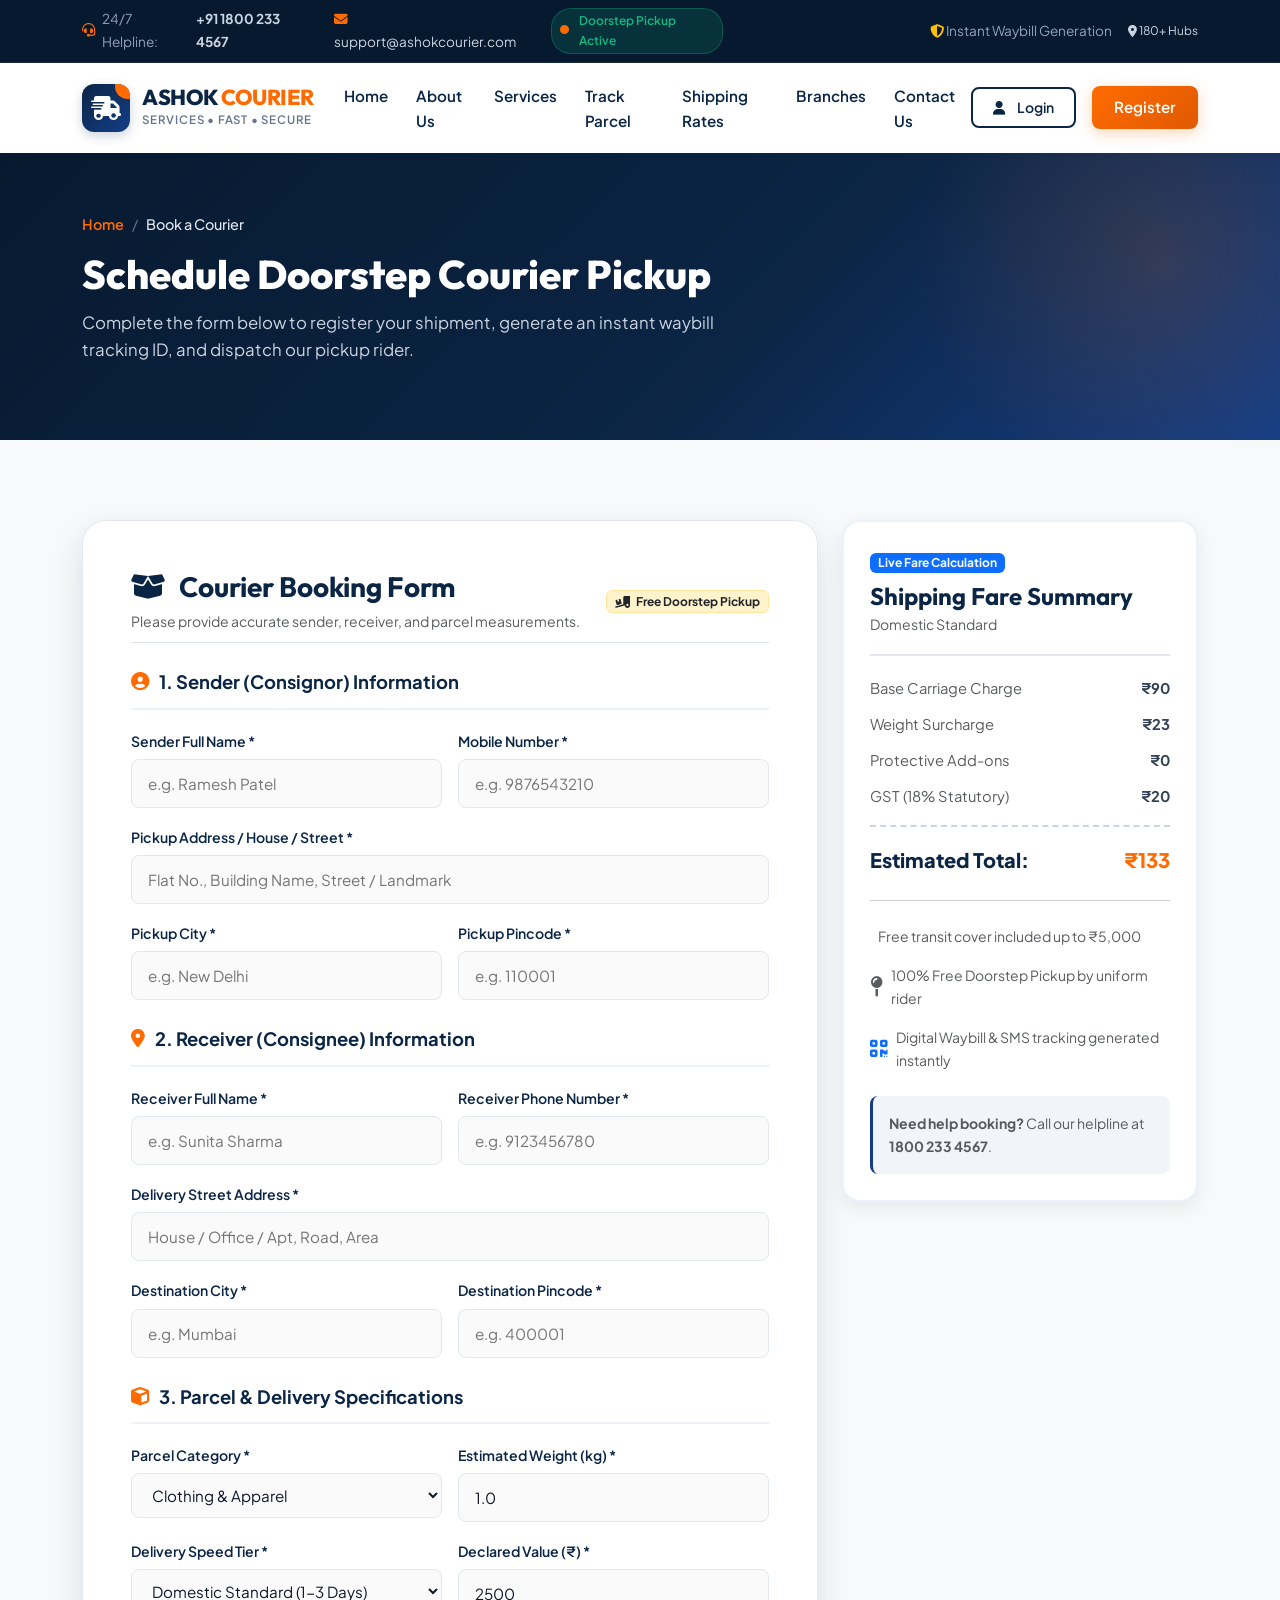
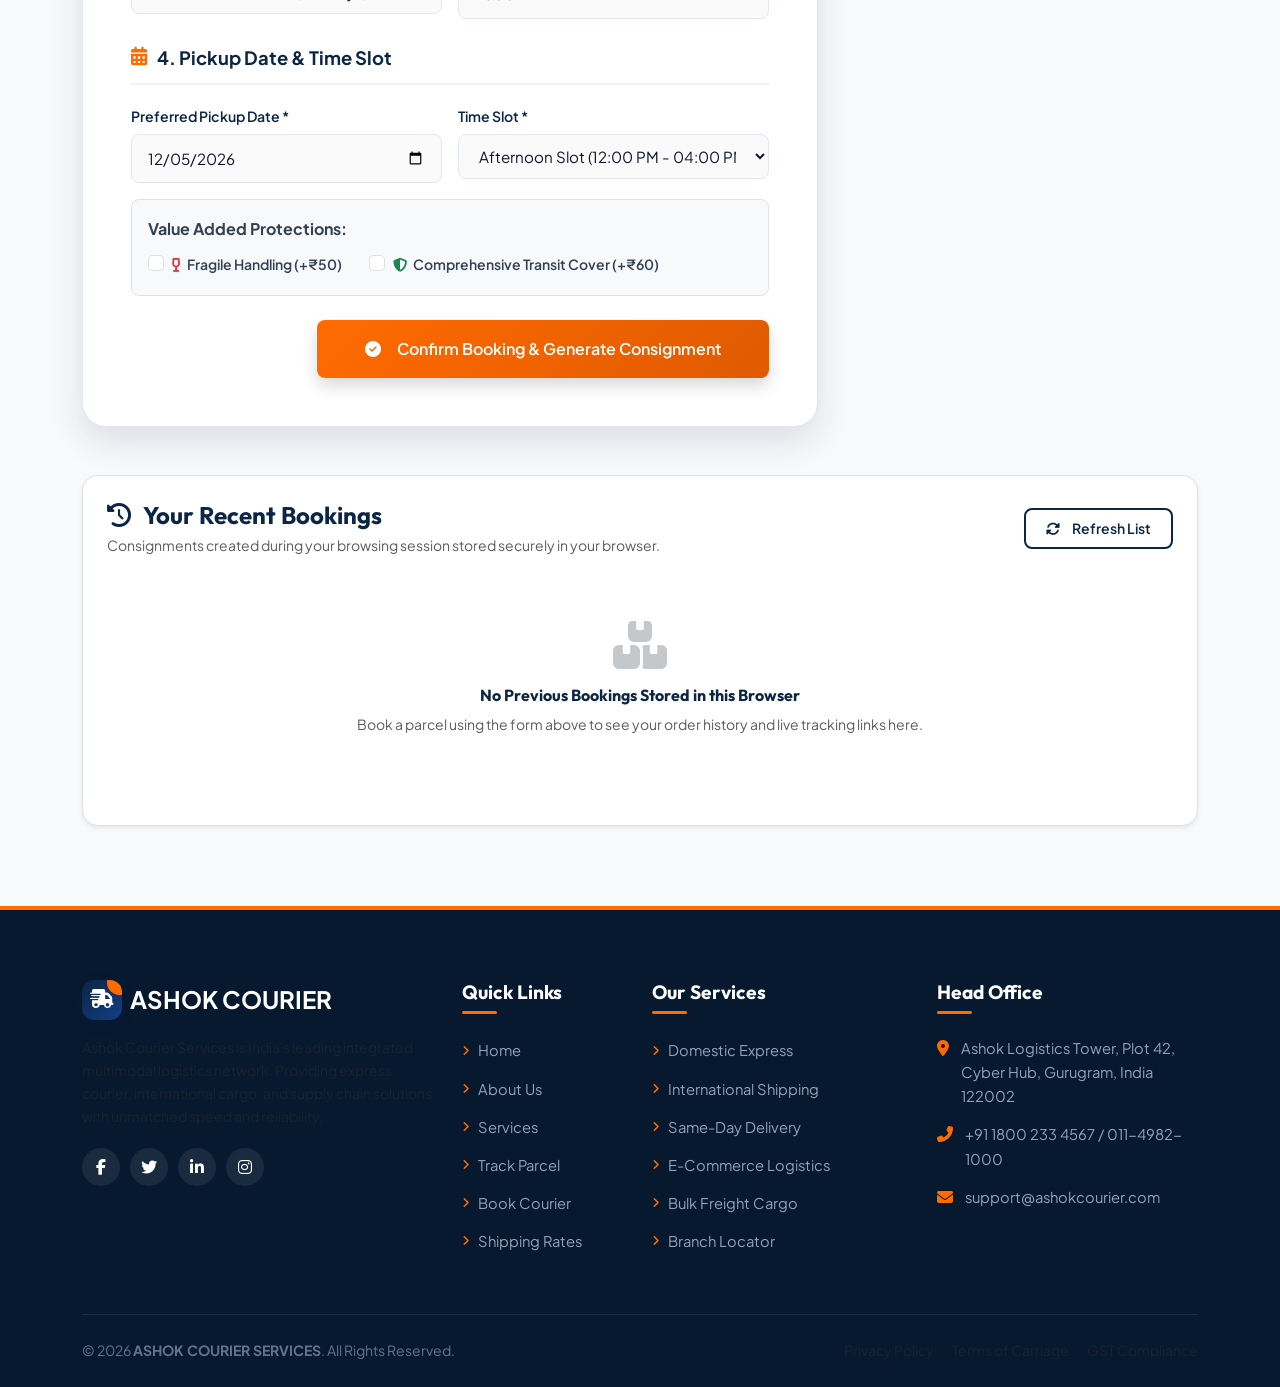
<file: Ashok/booking.html>
<!DOCTYPE html>
<html lang="en">
<head>
  <meta charset="UTF-8">
  <meta name="viewport" content="width=device-width, initial-scale=1.0">
  <title>Book a Courier | Ashok Courier Services</title>
  <!-- Google Fonts -->
  <link rel="preconnect" href="https://fonts.googleapis.com">
  <link rel="preconnect" href="https://fonts.gstatic.com" crossorigin>
  <link href="https://fonts.googleapis.com/css2?family=Outfit:wght@400;500;600;700;800&family=Plus+Jakarta+Sans:wght@300;400;500;600;700;800&display=swap" rel="stylesheet">
  <!-- Font Awesome -->
  <link rel="stylesheet" href="https://cdnjs.cloudflare.com/ajax/libs/font-awesome/6.5.1/css/all.min.css">
  <!-- Bootstrap 5 CSS -->
  <link href="https://cdn.jsdelivr.net/npm/bootstrap@5.3.3/dist/css/bootstrap.min.css" rel="stylesheet">
  <!-- Custom CSS -->
  <link rel="stylesheet" href="css/style.css">
</head>
<body>

  <!-- Top Header Bar -->
  <header class="top-header">
    <div class="container">
      <div class="row align-items-center">
        <div class="col-lg-7 col-md-8">
          <div class="top-header-info">
            <span><i class="fas fa-headset"></i> 24/7 Helpline: <a href="tel:18002334567" class="fw-bold">+91 1800 233 4567</a></span>
            <span class="d-none d-sm-inline"><i class="fas fa-envelope"></i> <a href="mailto:support@ashokcourier.com">support@ashokcourier.com</a></span>
            <span class="badge-247"><i class="fas fa-circle fa-xs me-1"></i> Doorstep Pickup Active</span>
          </div>
        </div>
        <div class="col-lg-5 col-md-4 text-end d-none d-md-block">
          <div class="top-header-actions">
            <span><i class="fas fa-shield-alt text-warning"></i> Instant Waybill Generation</span>
            <a href="branches.html" class="small"><i class="fas fa-map-marker-alt"></i> 180+ Hubs</a>
          </div>
        </div>
      </div>
    </div>
  </header>

  <!-- Main Navigation Bar -->
  <nav class="navbar navbar-expand-lg main-navbar">
    <div class="container">
      <a class="navbar-brand brand-container" href="index.html">
        <div class="brand-logo-icon">
          <i class="fas fa-shipping-fast"></i>
        </div>
        <div class="brand-text">
          <span class="brand-name">ASHOK <span>COURIER</span></span>
          <span class="brand-tagline">Services &bull; Fast &bull; Secure</span>
        </div>
      </a>

      <button class="navbar-toggler border-0 shadow-none" type="button" data-bs-toggle="collapse" data-bs-target="#mainNavbarNav" aria-controls="mainNavbarNav" aria-expanded="false" aria-label="Toggle navigation">
        <i class="fas fa-bars fa-lg text-navy"></i>
      </button>

      <div class="collapse navbar-collapse" id="mainNavbarNav">
        <ul class="navbar-nav mx-auto mb-2 mb-lg-0">
          <li class="nav-item"><a class="nav-link nav-link-custom" href="index.html">Home</a></li>
          <li class="nav-item"><a class="nav-link nav-link-custom" href="about.html">About Us</a></li>
          <li class="nav-item"><a class="nav-link nav-link-custom" href="services.html">Services</a></li>
          <li class="nav-item"><a class="nav-link nav-link-custom" href="tracking.html">Track Parcel</a></li>
          <li class="nav-item"><a class="nav-link nav-link-custom" href="rates.html">Shipping Rates</a></li>
          <li class="nav-item"><a class="nav-link nav-link-custom" href="branches.html">Branches</a></li>
          <li class="nav-item"><a class="nav-link nav-link-custom" href="contact.html">Contact Us</a></li>
        </ul>

        <div class="d-flex align-items-center gap-2" id="navAuthContainer">
          <a href="login.html" class="btn btn-sm btn-outline-navy me-1"><i class="fas fa-user me-1"></i> Login</a>
          <a href="booking.html" class="btn btn-sm btn-orange active"><i class="fas fa-box me-1"></i> Book Courier</a>
        </div>
      </div>
    </div>
  </nav>

  <!-- Subpage Banner -->
  <section class="page-banner">
    <div class="container position-relative" style="z-index: 2;">
      <div class="breadcrumb-custom">
        <a href="index.html">Home</a>
        <span class="separator">/</span>
        <span class="active">Book a Courier</span>
      </div>
      <h1 class="page-banner-title">Schedule Doorstep Courier Pickup</h1>
      <p class="page-banner-desc">
        Complete the form below to register your shipment, generate an instant waybill tracking ID, and dispatch our pickup rider.
      </p>
    </div>
  </section>

  <!-- Main Booking Form & Live Fare Summary -->
  <section class="section-py bg-light">
    <div class="container">
      <div class="row g-4">
        <!-- Booking Form Column (Left) -->
        <div class="col-lg-8">
          <div class="booking-card p-4 p-md-5">
            <div class="d-flex align-items-center justify-content-between mb-4 pb-2 border-bottom">
              <div>
                <h3 class="fw-bold text-navy mb-1"><i class="fas fa-box-open text-orange me-2"></i> Courier Booking Form</h3>
                <span class="text-muted small">Please provide accurate sender, receiver, and parcel measurements.</span>
              </div>
              <span class="badge bg-warning-subtle text-dark border border-warning-subtle d-none d-sm-inline-block">
                <i class="fas fa-truck-loading me-1"></i> Free Doorstep Pickup
              </span>
            </div>

            <form id="courierBookingForm">
              <!-- SECTION 1: SENDER DETAILS -->
              <div class="form-section-title">
                <i class="fas fa-user-circle"></i> 1. Sender (Consignor) Information
              </div>
              <div class="row g-3 mb-4">
                <div class="col-md-6">
                  <label class="form-label-custom">Sender Full Name *</label>
                  <input type="text" id="senderName" class="form-control-custom" placeholder="e.g. Ramesh Patel" required>
                </div>
                <div class="col-md-6">
                  <label class="form-label-custom">Mobile Number *</label>
                  <input type="tel" id="senderPhone" class="form-control-custom" placeholder="e.g. 9876543210" required>
                </div>
                <div class="col-12">
                  <label class="form-label-custom">Pickup Address / House / Street *</label>
                  <input type="text" id="senderAddress" class="form-control-custom" placeholder="Flat No., Building Name, Street / Landmark" required>
                </div>
                <div class="col-md-6">
                  <label class="form-label-custom">Pickup City *</label>
                  <input type="text" id="senderCity" class="form-control-custom" placeholder="e.g. New Delhi" required>
                </div>
                <div class="col-md-6">
                  <label class="form-label-custom">Pickup Pincode *</label>
                  <input type="text" id="senderPincode" class="form-control-custom" placeholder="e.g. 110001" maxlength="6" required>
                </div>
              </div>

              <!-- SECTION 2: RECEIVER DETAILS -->
              <div class="form-section-title">
                <i class="fas fa-map-marker-alt"></i> 2. Receiver (Consignee) Information
              </div>
              <div class="row g-3 mb-4">
                <div class="col-md-6">
                  <label class="form-label-custom">Receiver Full Name *</label>
                  <input type="text" id="receiverName" class="form-control-custom" placeholder="e.g. Sunita Sharma" required>
                </div>
                <div class="col-md-6">
                  <label class="form-label-custom">Receiver Phone Number *</label>
                  <input type="tel" id="receiverPhone" class="form-control-custom" placeholder="e.g. 9123456780" required>
                </div>
                <div class="col-12">
                  <label class="form-label-custom">Delivery Street Address *</label>
                  <input type="text" id="receiverAddress" class="form-control-custom" placeholder="House / Office / Apt, Road, Area" required>
                </div>
                <div class="col-md-6">
                  <label class="form-label-custom">Destination City *</label>
                  <input type="text" id="receiverCity" class="form-control-custom" placeholder="e.g. Mumbai" required>
                </div>
                <div class="col-md-6">
                  <label class="form-label-custom">Destination Pincode *</label>
                  <input type="text" id="receiverPincode" class="form-control-custom" placeholder="e.g. 400001" maxlength="6" required>
                </div>
              </div>

              <!-- SECTION 3: PARCEL DETAILS -->
              <div class="form-section-title">
                <i class="fas fa-cube"></i> 3. Parcel & Delivery Specifications
              </div>
              <div class="row g-3 mb-4">
                <div class="col-md-6">
                  <label class="form-label-custom">Parcel Category *</label>
                  <select id="parcelType" class="form-select-custom" required>
                    <option value="Documents & Cheques">Documents & Cheques</option>
                    <option value="Consumer Electronics">Consumer Electronics</option>
                    <option value="Clothing & Apparel" selected>Clothing & Apparel</option>
                    <option value="Medical & Pharmaceutical">Medical & Pharmaceutical</option>
                    <option value="Auto Parts & Hardware">Auto Parts & Hardware</option>
                    <option value="Books & Stationery">Books & Stationery</option>
                    <option value="Other Commercial Goods">Other Commercial Goods</option>
                  </select>
                </div>
                <div class="col-md-6">
                  <label class="form-label-custom">Estimated Weight (kg) *</label>
                  <input type="number" id="parcelWeight" class="form-control-custom" value="1.0" min="0.1" max="100" step="0.1" required>
                </div>
                <div class="col-md-6">
                  <label class="form-label-custom">Delivery Speed Tier *</label>
                  <select id="deliveryType" class="form-select-custom" required>
                    <option value="standard" selected>Domestic Standard (1-3 Days)</option>
                    <option value="express">Express Overnight Air (Next Day)</option>
                    <option value="sameday">Same-Day Priority (4-6 Hours)</option>
                    <option value="international">International Air Cargo (3-6 Days)</option>
                  </select>
                </div>
                <div class="col-md-6">
                  <label class="form-label-custom">Declared Value (₹) *</label>
                  <input type="number" id="declaredValue" class="form-control-custom" placeholder="e.g. 3500" value="2500" min="100">
                </div>
              </div>

              <!-- SECTION 4: PICKUP SCHEDULING & ADD-ONS -->
              <div class="form-section-title">
                <i class="fas fa-calendar-alt"></i> 4. Pickup Date & Time Slot
              </div>
              <div class="row g-3 mb-4">
                <div class="col-md-6">
                  <label class="form-label-custom">Preferred Pickup Date *</label>
                  <input type="date" id="pickupDate" class="form-control-custom" required>
                </div>
                <div class="col-md-6">
                  <label class="form-label-custom">Time Slot *</label>
                  <select id="pickupSlot" class="form-select-custom">
                    <option value="Morning Slot (09:00 AM - 12:00 PM)">Morning Slot (09:00 AM - 12:00 PM)</option>
                    <option value="Afternoon Slot (12:00 PM - 04:00 PM)" selected>Afternoon Slot (12:00 PM - 04:00 PM)</option>
                    <option value="Evening Slot (04:00 PM - 08:00 PM)">Evening Slot (04:00 PM - 08:00 PM)</option>
                  </select>
                </div>
                <div class="col-12">
                  <div class="p-3 rounded-3 bg-light border">
                    <span class="fw-bold text-navy d-block mb-2">Value Added Protections:</span>
                    <div class="form-check form-check-inline me-4">
                      <input class="form-check-input" type="checkbox" id="fragileHandling">
                      <label class="form-check-label small fw-semibold" for="fragileHandling">
                        <i class="fas fa-wine-glass-alt text-danger me-1"></i> Fragile Handling (+₹50)
                      </label>
                    </div>
                    <div class="form-check form-check-inline">
                      <input class="form-check-input" type="checkbox" id="insuranceOption">
                      <label class="form-check-label small fw-semibold" for="insuranceOption">
                        <i class="fas fa-shield-alt text-success me-1"></i> Comprehensive Transit Cover (+₹60)
                      </label>
                    </div>
                  </div>
                </div>
              </div>

              <!-- Submit Button -->
              <div class="text-end">
                <button type="submit" id="bookSubmitBtn" class="btn-orange py-3 px-5 fs-6 shadow">
                  <i class="fas fa-check-circle me-2"></i> Confirm Booking & Generate Consignment
                </button>
              </div>
            </form>
          </div>
        </div>

        <!-- Sticky Fare Calculator & Trust Card (Right) -->
        <div class="col-lg-4">
          <div class="fare-calculator-card">
            <div class="fare-calc-header">
              <span class="badge bg-primary text-white mb-2">Live Fare Calculation</span>
              <h4 class="fw-bold text-navy mb-0">Shipping Fare Summary</h4>
              <small class="text-muted" id="fareServiceName">Domestic Standard</small>
            </div>

            <div class="fare-breakdown-row">
              <span class="text-muted">Base Carriage Charge</span>
              <span class="fw-bold text-navy" id="fareBaseAmount">₹90</span>
            </div>
            <div class="fare-breakdown-row">
              <span class="text-muted">Weight Surcharge</span>
              <span class="fw-bold text-navy" id="fareWeightAmount">₹23</span>
            </div>
            <div class="fare-breakdown-row">
              <span class="text-muted">Protective Add-ons</span>
              <span class="fw-bold text-navy" id="fareAddonsAmount">₹0</span>
            </div>
            <div class="fare-breakdown-row">
              <span class="text-muted">GST (18% Statutory)</span>
              <span class="fw-bold text-navy" id="fareTaxAmount">₹20</span>
            </div>

            <div class="fare-breakdown-total">
              <span>Estimated Total:</span>
              <span class="fare-amount" id="fareTotalAmount">₹133</span>
            </div>

            <hr class="my-4">

            <!-- Trust Points -->
            <div class="d-flex flex-column gap-3 small text-muted">
              <div class="d-flex align-items-center gap-2">
                <i class="fas fa-shield-check text-success fs-5"></i>
                <span>Free transit cover included up to ₹5,000</span>
              </div>
              <div class="d-flex align-items-center gap-2">
                <i class="fas fa-map-pin text-orange fs-5"></i>
                <span>100% Free Doorstep Pickup by uniform rider</span>
              </div>
              <div class="d-flex align-items-center gap-2">
                <i class="fas fa-qrcode text-primary fs-5"></i>
                <span>Digital Waybill & SMS tracking generated instantly</span>
              </div>
            </div>

            <div class="mt-4 p-3 rounded-3" style="background: #F1F5F9; border-left: 3px solid #133E87;">
              <small class="text-muted d-block">
                <strong>Need help booking?</strong> Call our helpline at <a href="tel:18002334567" class="fw-bold text-navy">1800 233 4567</a>.
              </small>
            </div>
          </div>
        </div>
      </div>

      <!-- Recent Local Bookings Table Section -->
      <div class="row mt-5">
        <div class="col-12">
          <div class="bg-white p-4 rounded-4 shadow-sm border">
            <div class="d-flex justify-content-between align-items-center mb-3">
              <div>
                <h4 class="fw-bold text-navy mb-1"><i class="fas fa-history text-orange me-2"></i> Your Recent Bookings</h4>
                <p class="text-muted small mb-0">Consignments created during your browsing session stored securely in your browser.</p>
              </div>
              <button class="btn btn-sm btn-outline-navy" onclick="renderRecentBookings()">
                <i class="fas fa-sync-alt me-1"></i> Refresh List
              </button>
            </div>

            <div id="recentBookingsContainer">
              <!-- Dynamically populated by js/booking.js -->
            </div>
          </div>
        </div>
      </div>
    </div>
  </section>

  <!-- Footer -->
  <footer class="main-footer">
    <div class="container">
      <div class="row g-4">
        <div class="col-lg-4 col-md-6">
          <div class="d-flex align-items-center gap-2 mb-3">
            <div class="brand-logo-icon" style="width: 40px; height: 40px; font-size: 1.2rem;"><i class="fas fa-shipping-fast"></i></div>
            <span class="fs-4 fw-bold text-white">ASHOK <span class="text-orange">COURIER</span></span>
          </div>
          <p class="small text-muted mb-3">
            Ashok Courier Services is India's leading integrated multimodal logistics network. Providing express courier, international cargo, and supply chain solutions with unmatched speed and reliability.
          </p>
          <div class="footer-social-links">
            <a href="javascript:void(0)" class="footer-social-btn"><i class="fab fa-facebook-f"></i></a>
            <a href="javascript:void(0)" class="footer-social-btn"><i class="fab fa-twitter"></i></a>
            <a href="javascript:void(0)" class="footer-social-btn"><i class="fab fa-linkedin-in"></i></a>
            <a href="javascript:void(0)" class="footer-social-btn"><i class="fab fa-instagram"></i></a>
          </div>
        </div>
        <div class="col-lg-2 col-md-6 col-6">
          <h5 class="footer-widget-title">Quick Links</h5>
          <ul class="footer-links">
            <li><a href="index.html"><i class="fas fa-angle-right"></i> Home</a></li>
            <li><a href="about.html"><i class="fas fa-angle-right"></i> About Us</a></li>
            <li><a href="services.html"><i class="fas fa-angle-right"></i> Services</a></li>
            <li><a href="tracking.html"><i class="fas fa-angle-right"></i> Track Parcel</a></li>
            <li><a href="booking.html"><i class="fas fa-angle-right"></i> Book Courier</a></li>
            <li><a href="rates.html"><i class="fas fa-angle-right"></i> Shipping Rates</a></li>
          </ul>
        </div>
        <div class="col-lg-3 col-md-6 col-6">
          <h5 class="footer-widget-title">Our Services</h5>
          <ul class="footer-links">
            <li><a href="services.html"><i class="fas fa-angle-right"></i> Domestic Express</a></li>
            <li><a href="services.html"><i class="fas fa-angle-right"></i> International Shipping</a></li>
            <li><a href="services.html"><i class="fas fa-angle-right"></i> Same-Day Delivery</a></li>
            <li><a href="services.html"><i class="fas fa-angle-right"></i> E-Commerce Logistics</a></li>
            <li><a href="services.html"><i class="fas fa-angle-right"></i> Bulk Freight Cargo</a></li>
            <li><a href="branches.html"><i class="fas fa-angle-right"></i> Branch Locator</a></li>
          </ul>
        </div>
        <div class="col-lg-3 col-md-6">
          <h5 class="footer-widget-title">Head Office</h5>
          <div class="footer-contact-item"><i class="fas fa-map-marker-alt"></i><span>Ashok Logistics Tower, Plot 42, Cyber Hub, Gurugram, India 122002</span></div>
          <div class="footer-contact-item"><i class="fas fa-phone-alt"></i><span>+91 1800 233 4567 / 011-4982-1000</span></div>
          <div class="footer-contact-item"><i class="fas fa-envelope"></i><span>support@ashokcourier.com</span></div>
        </div>
      </div>
      <div class="footer-bottom text-center">
        <div class="row align-items-center">
          <div class="col-md-6 text-md-start mb-2 mb-md-0">&copy; 2026 <strong>ASHOK COURIER SERVICES</strong>. All Rights Reserved.</div>
          <div class="col-md-6 text-md-end">
            <a href="contact.html" class="text-muted me-3">Privacy Policy</a>
            <a href="contact.html" class="text-muted me-3">Terms of Carriage</a>
            <a href="contact.html" class="text-muted">GST Compliance</a>
          </div>
        </div>
      </div>
    </div>
  </footer>

  <button id="backToTopBtn" class="back-to-top-btn" title="Back to top"><i class="fas fa-arrow-up"></i></button>

  <script src="https://cdn.jsdelivr.net/npm/bootstrap@5.3.3/dist/js/bootstrap.bundle.min.js"></script>
  <script src="js/script.js"></script>
  <script src="js/booking.js"></script>
</body>
</html>
</file>
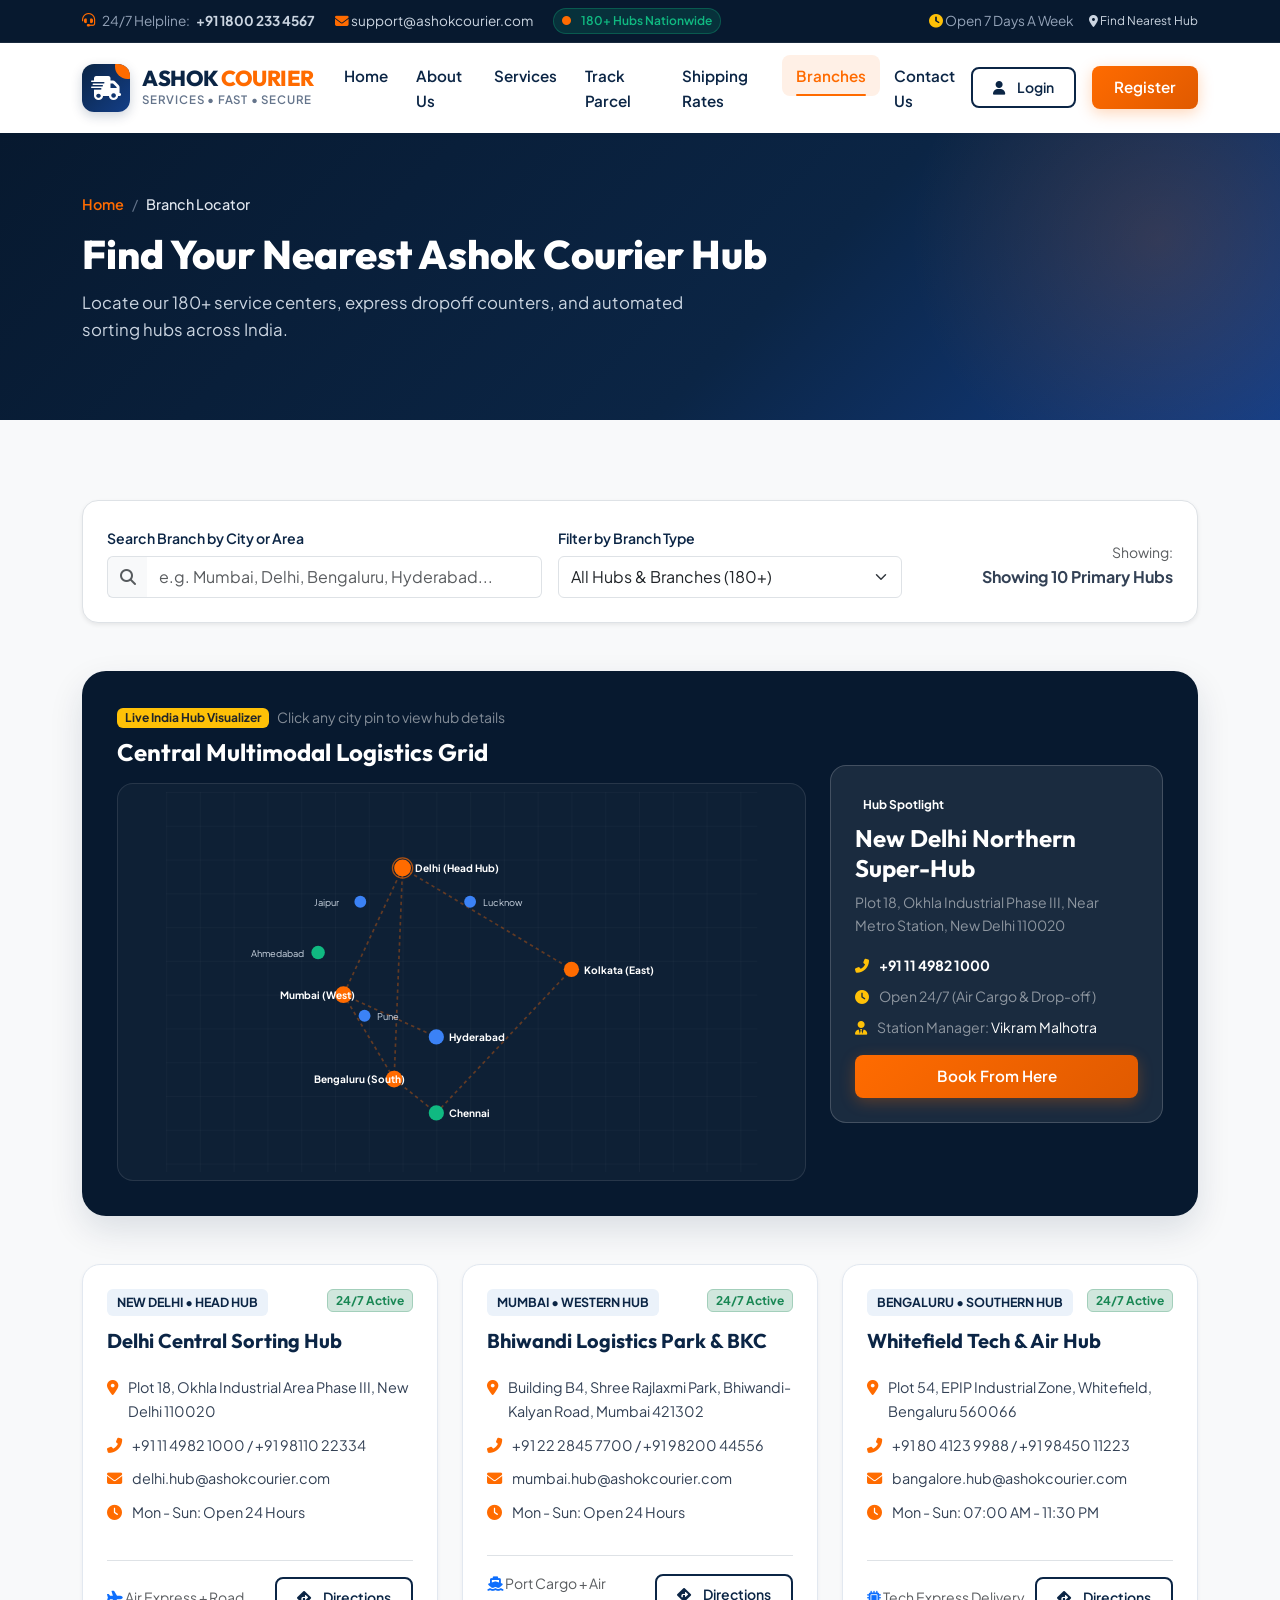
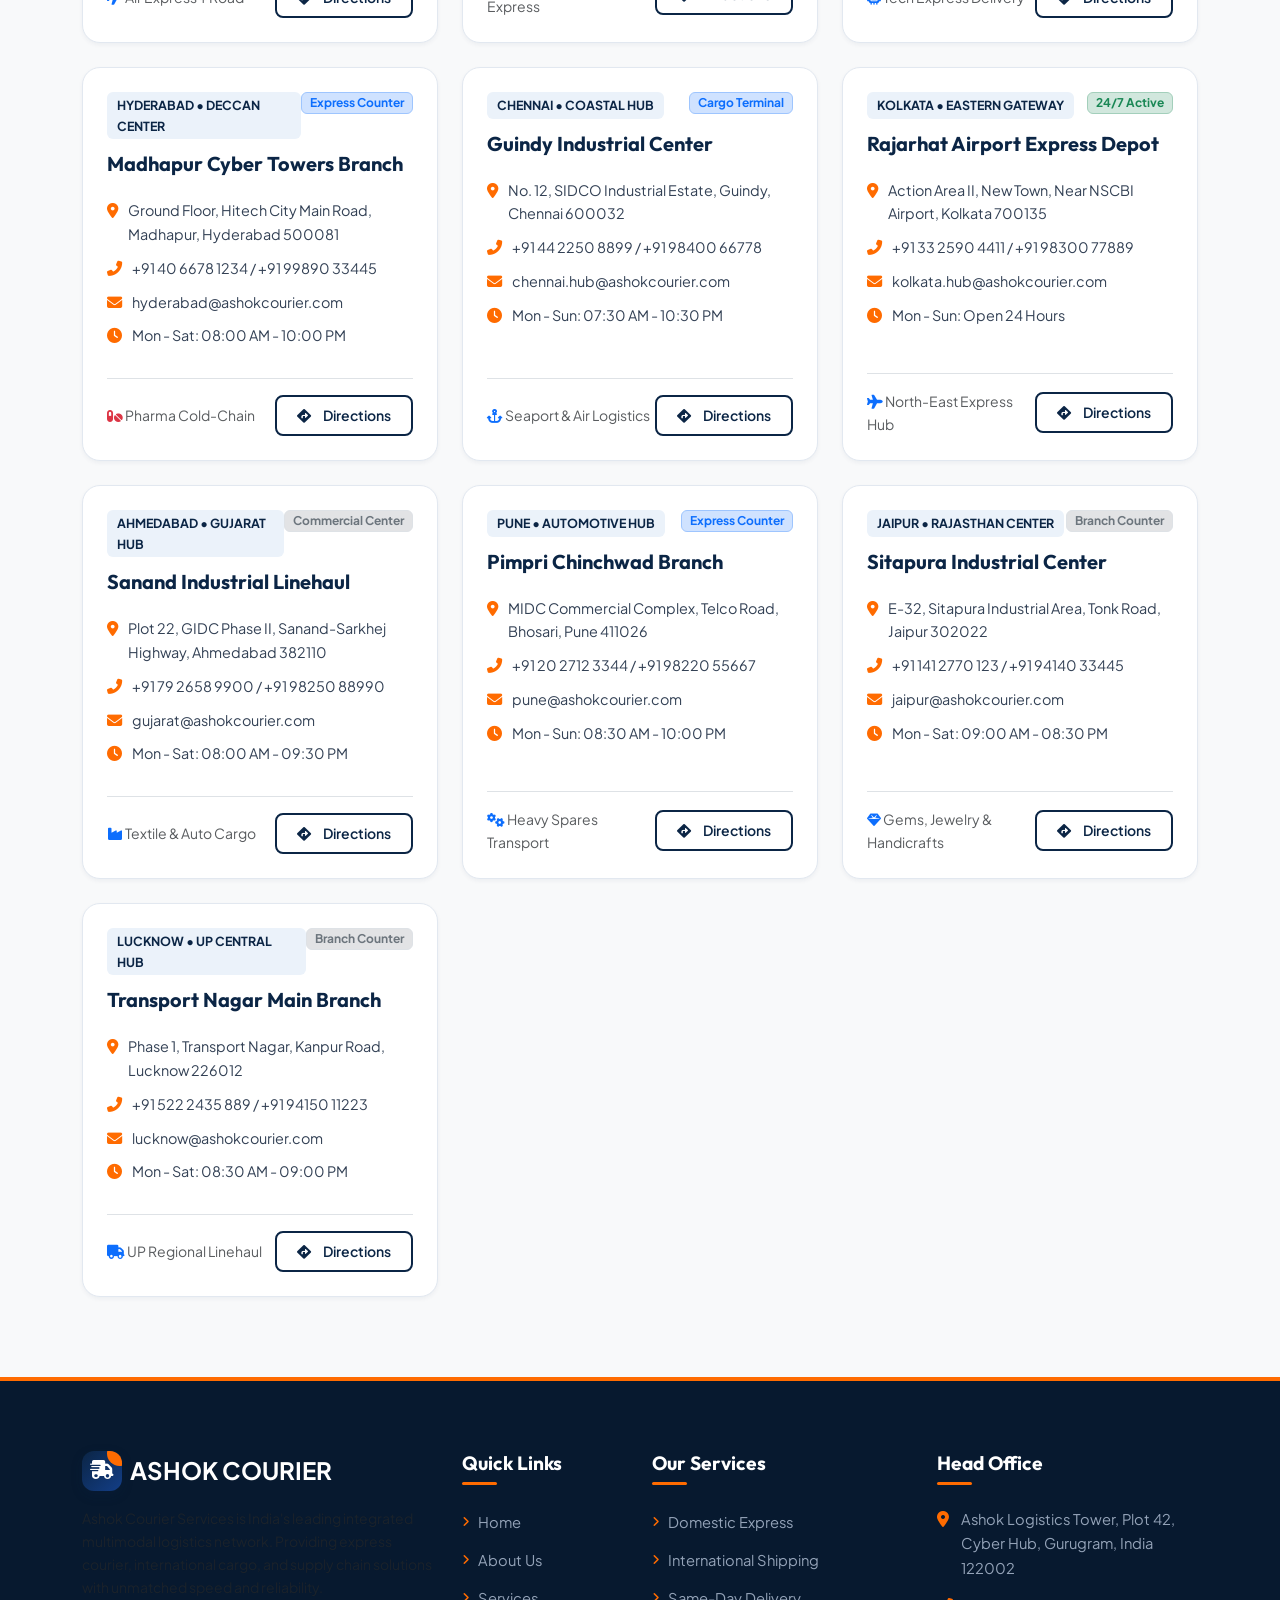
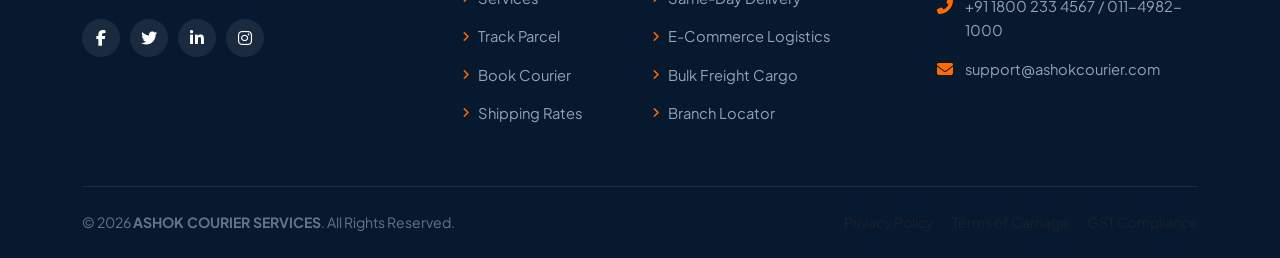
<file: Ashok/branches.html>
<!DOCTYPE html>
<html lang="en">
<head>
  <meta charset="UTF-8">
  <meta name="viewport" content="width=device-width, initial-scale=1.0">
  <title>Branch Locator | Ashok Courier Services</title>
  <!-- Google Fonts -->
  <link rel="preconnect" href="https://fonts.googleapis.com">
  <link rel="preconnect" href="https://fonts.gstatic.com" crossorigin>
  <link href="https://fonts.googleapis.com/css2?family=Outfit:wght@400;500;600;700;800&family=Plus+Jakarta+Sans:wght@300;400;500;600;700;800&display=swap" rel="stylesheet">
  <!-- Font Awesome -->
  <link rel="stylesheet" href="https://cdnjs.cloudflare.com/ajax/libs/font-awesome/6.5.1/css/all.min.css">
  <!-- Bootstrap 5 CSS -->
  <link href="https://cdn.jsdelivr.net/npm/bootstrap@5.3.3/dist/css/bootstrap.min.css" rel="stylesheet">
  <!-- Custom CSS -->
  <link rel="stylesheet" href="css/style.css">
</head>
<body>

  <!-- Top Header Bar -->
  <header class="top-header">
    <div class="container">
      <div class="row align-items-center">
        <div class="col-lg-7 col-md-8">
          <div class="top-header-info">
            <span><i class="fas fa-headset"></i> 24/7 Helpline: <a href="tel:18002334567" class="fw-bold">+91 1800 233 4567</a></span>
            <span class="d-none d-sm-inline"><i class="fas fa-envelope"></i> <a href="mailto:support@ashokcourier.com">support@ashokcourier.com</a></span>
            <span class="badge-247"><i class="fas fa-circle fa-xs me-1"></i> 180+ Hubs Nationwide</span>
          </div>
        </div>
        <div class="col-lg-5 col-md-4 text-end d-none d-md-block">
          <div class="top-header-actions">
            <span><i class="fas fa-clock text-warning"></i> Open 7 Days A Week</span>
            <a href="branches.html" class="small"><i class="fas fa-map-marker-alt"></i> Find Nearest Hub</a>
          </div>
        </div>
      </div>
    </div>
  </header>

  <!-- Main Navigation Bar -->
  <nav class="navbar navbar-expand-lg main-navbar">
    <div class="container">
      <a class="navbar-brand brand-container" href="index.html">
        <div class="brand-logo-icon">
          <i class="fas fa-shipping-fast"></i>
        </div>
        <div class="brand-text">
          <span class="brand-name">ASHOK <span>COURIER</span></span>
          <span class="brand-tagline">Services &bull; Fast &bull; Secure</span>
        </div>
      </a>

      <button class="navbar-toggler border-0 shadow-none" type="button" data-bs-toggle="collapse" data-bs-target="#mainNavbarNav" aria-controls="mainNavbarNav" aria-expanded="false" aria-label="Toggle navigation">
        <i class="fas fa-bars fa-lg text-navy"></i>
      </button>

      <div class="collapse navbar-collapse" id="mainNavbarNav">
        <ul class="navbar-nav mx-auto mb-2 mb-lg-0">
          <li class="nav-item"><a class="nav-link nav-link-custom" href="index.html">Home</a></li>
          <li class="nav-item"><a class="nav-link nav-link-custom" href="about.html">About Us</a></li>
          <li class="nav-item"><a class="nav-link nav-link-custom" href="services.html">Services</a></li>
          <li class="nav-item"><a class="nav-link nav-link-custom" href="tracking.html">Track Parcel</a></li>
          <li class="nav-item"><a class="nav-link nav-link-custom" href="rates.html">Shipping Rates</a></li>
          <li class="nav-item"><a class="nav-link nav-link-custom active" href="branches.html">Branches</a></li>
          <li class="nav-item"><a class="nav-link nav-link-custom" href="contact.html">Contact Us</a></li>
        </ul>

        <div class="d-flex align-items-center gap-2" id="navAuthContainer">
          <a href="login.html" class="btn btn-sm btn-outline-navy me-1"><i class="fas fa-user me-1"></i> Login</a>
          <a href="booking.html" class="btn btn-sm btn-orange"><i class="fas fa-box me-1"></i> Book Courier</a>
        </div>
      </div>
    </div>
  </nav>

  <!-- Subpage Banner -->
  <section class="page-banner">
    <div class="container position-relative" style="z-index: 2;">
      <div class="breadcrumb-custom">
        <a href="index.html">Home</a>
        <span class="separator">/</span>
        <span class="active">Branch Locator</span>
      </div>
      <h1 class="page-banner-title">Find Your Nearest Ashok Courier Hub</h1>
      <p class="page-banner-desc">
        Locate our 180+ service centers, express dropoff counters, and automated sorting hubs across India.
      </p>
    </div>
  </section>

  <!-- Search & Interactive Network Map Section -->
  <section class="section-py bg-light">
    <div class="container">
      <!-- Search Filter Bar -->
      <div class="bg-white p-4 rounded-4 shadow-sm border mb-5">
        <div class="row g-3 align-items-center">
          <div class="col-lg-5 col-md-6">
            <label class="form-label-custom">Search Branch by City or Area</label>
            <div class="input-group">
              <span class="input-group-text bg-light border-end-0"><i class="fas fa-search text-muted"></i></span>
              <input type="text" id="branchSearchInput" class="form-control border-start-0 py-2" placeholder="e.g. Mumbai, Delhi, Bengaluru, Hyderabad..." oninput="filterBranches()">
            </div>
          </div>
          <div class="col-lg-4 col-md-4">
            <label class="form-label-custom">Filter by Branch Type</label>
            <select id="branchTypeFilter" class="form-select py-2" onchange="filterBranches()">
              <option value="all">All Hubs & Branches (180+)</option>
              <option value="metro">Major Regional Sorting Hubs</option>
              <option value="express">24/7 Express Counters</option>
              <option value="cargo">Air Cargo & International Depots</option>
            </select>
          </div>
          <div class="col-lg-3 col-md-2 text-md-end mt-4">
            <span class="text-muted small d-block">Showing:</span>
            <strong class="text-navy" id="branchCountDisplay">Showing 10 Primary Hubs</strong>
          </div>
        </div>
      </div>

      <!-- Stylized Network Map Visual -->
      <div class="interactive-map-box mb-5">
        <div class="row align-items-center">
          <div class="col-lg-8">
            <div class="d-flex align-items-center gap-2 mb-2">
              <span class="badge bg-warning text-dark fw-bold">Live India Hub Visualizer</span>
              <span class="small text-white-50">Click any city pin to view hub details</span>
            </div>
            <h4 class="fw-bold mb-3 text-white">Central Multimodal Logistics Grid</h4>
            
            <!-- SVG Map Illustration with Clickable Pins -->
            <div class="position-relative p-2" style="background: rgba(255,255,255,0.03); border-radius: 16px; border: 1px solid rgba(255,255,255,0.1);">
              <svg viewBox="0 0 700 450" style="width: 100%; height: auto; max-height: 380px;">
                <!-- Subtle grid background lines -->
                <defs>
                  <pattern id="grid" width="40" height="40" patternUnits="userSpaceOnUse">
                    <path d="M 40 0 L 0 0 0 40" fill="none" stroke="rgba(255, 255, 255, 0.05)" stroke-width="1"/>
                  </pattern>
                </defs>
                <rect width="700" height="450" fill="url(#grid)" />

                <!-- Connecting route lines between hubs -->
                <path d="M 280,90 L 210,240 M 280,90 L 480,210 M 280,90 L 270,340 M 210,240 L 270,340 M 270,340 L 320,380 M 320,380 L 480,210 M 210,240 L 320,290" 
                      fill="none" stroke="rgba(255, 107, 0, 0.35)" stroke-width="2" stroke-dasharray="4,4" />

                <!-- Hub Pins with Labels and Click Handlers -->
                <!-- Delhi -->
                <g class="map-hub-pin" onclick="selectHubOnMap('Delhi')">
                  <circle cx="280" cy="90" r="10" fill="#FF6B00" />
                  <circle cx="280" cy="90" r="18" fill="none" stroke="#FF6B00" stroke-width="1.5" opacity="0.6">
                    <animate attributeName="r" values="10;22;10" dur="2s" repeatCount="indefinite"/>
                    <animate attributeName="opacity" values="0.8;0;0.8" dur="2s" repeatCount="indefinite"/>
                  </circle>
                  <text x="295" y="95" fill="#FFF" font-size="12" font-weight="bold">Delhi (Head Hub)</text>
                </g>

                <!-- Jaipur -->
                <g class="map-hub-pin" onclick="selectHubOnMap('Jaipur')">
                  <circle cx="230" cy="130" r="7" fill="#3B82F6" />
                  <text x="175" y="135" fill="#CBD5E1" font-size="11">Jaipur</text>
                </g>

                <!-- Lucknow -->
                <g class="map-hub-pin" onclick="selectHubOnMap('Lucknow')">
                  <circle cx="360" cy="130" r="7" fill="#3B82F6" />
                  <text x="375" y="135" fill="#CBD5E1" font-size="11">Lucknow</text>
                </g>

                <!-- Ahmedabad -->
                <g class="map-hub-pin" onclick="selectHubOnMap('Ahmedabad')">
                  <circle cx="180" cy="190" r="8" fill="#10B981" />
                  <text x="100" y="195" fill="#CBD5E1" font-size="11">Ahmedabad</text>
                </g>

                <!-- Mumbai -->
                <g class="map-hub-pin" onclick="selectHubOnMap('Mumbai')">
                  <circle cx="210" cy="240" r="10" fill="#FF6B00" />
                  <text x="135" y="245" fill="#FFF" font-size="12" font-weight="bold">Mumbai (West)</text>
                </g>

                <!-- Pune -->
                <g class="map-hub-pin" onclick="selectHubOnMap('Pune')">
                  <circle cx="235" cy="265" r="7" fill="#3B82F6" />
                  <text x="250" y="270" fill="#CBD5E1" font-size="11">Pune</text>
                </g>

                <!-- Kolkata -->
                <g class="map-hub-pin" onclick="selectHubOnMap('Kolkata')">
                  <circle cx="480" cy="210" r="9" fill="#FF6B00" />
                  <text x="495" y="215" fill="#FFF" font-size="12" font-weight="bold">Kolkata (East)</text>
                </g>

                <!-- Hyderabad -->
                <g class="map-hub-pin" onclick="selectHubOnMap('Hyderabad')">
                  <circle cx="320" cy="290" r="9" fill="#3B82F6" />
                  <text x="335" y="295" fill="#FFF" font-size="12" font-weight="bold">Hyderabad</text>
                </g>

                <!-- Bengaluru -->
                <g class="map-hub-pin" onclick="selectHubOnMap('Bengaluru')">
                  <circle cx="270" cy="340" r="10" fill="#FF6B00" />
                  <text x="175" y="345" fill="#FFF" font-size="12" font-weight="bold">Bengaluru (South)</text>
                </g>

                <!-- Chennai -->
                <g class="map-hub-pin" onclick="selectHubOnMap('Chennai')">
                  <circle cx="320" cy="380" r="9" fill="#10B981" />
                  <text x="335" y="385" fill="#FFF" font-size="12" font-weight="bold">Chennai</text>
                </g>
              </svg>
            </div>
          </div>

          <!-- Selected Hub Spotlight Card -->
          <div class="col-lg-4 mt-4 mt-lg-0">
            <div id="mapSelectedHubCard" class="p-4 rounded-4" style="background: rgba(255,255,255,0.08); border: 1px solid rgba(255,255,255,0.18);">
              <span class="badge bg-orange mb-2 text-white">Hub Spotlight</span>
              <h4 class="fw-bold text-white mb-2" id="spotlightTitle">New Delhi Northern Super-Hub</h4>
              <p class="text-white-50 small mb-3" id="spotlightAddress">Plot 18, Okhla Industrial Phase III, Near Metro Station, New Delhi 110020</p>
              
              <ul class="list-unstyled small text-white-50 mb-3">
                <li class="mb-2"><i class="fas fa-phone-alt text-warning me-2"></i> <strong class="text-white" id="spotlightPhone">+91 11 4982 1000</strong></li>
                <li class="mb-2"><i class="fas fa-clock text-warning me-2"></i> <span id="spotlightHours">Open 24/7 (Air Cargo & Drop-off)</span></li>
                <li><i class="fas fa-user-tie text-warning me-2"></i> Station Manager: <span class="text-white" id="spotlightManager">Vikram Malhotra</span></li>
              </ul>

              <div class="d-flex gap-2">
                <a href="booking.html" class="btn btn-sm btn-orange w-100">Book From Here</a>
              </div>
            </div>
          </div>
        </div>
      </div>

      <!-- Branch Cards Grid -->
      <div class="row g-4" id="branchesGrid">
        <!-- Branch 1: New Delhi -->
        <div class="col-lg-4 col-md-6 branch-item" data-city="delhi new delhi north" data-type="metro">
          <div class="branch-card">
            <div class="d-flex justify-content-between align-items-start">
              <span class="branch-city-badge">New Delhi &bull; Head Hub</span>
              <span class="badge bg-success-subtle text-success border border-success-subtle">24/7 Active</span>
            </div>
            <h4 class="branch-title">Delhi Central Sorting Hub</h4>
            <ul class="branch-info-list">
              <li><i class="fas fa-map-marker-alt"></i> <span>Plot 18, Okhla Industrial Area Phase III, New Delhi 110020</span></li>
              <li><i class="fas fa-phone-alt"></i> <span>+91 11 4982 1000 / +91 98110 22334</span></li>
              <li><i class="fas fa-envelope"></i> <span>delhi.hub@ashokcourier.com</span></li>
              <li><i class="fas fa-clock"></i> <span>Mon - Sun: Open 24 Hours</span></li>
            </ul>
            <div class="pt-3 border-top d-flex justify-content-between align-items-center">
              <span class="small text-muted"><i class="fas fa-plane text-primary"></i> Air Express + Road</span>
              <a href="https://maps.google.com/?q=Okhla+Industrial+Area+Delhi" target="_blank" class="btn btn-sm btn-outline-navy">
                <i class="fas fa-directions me-1"></i> Directions
              </a>
            </div>
          </div>
        </div>

        <!-- Branch 2: Mumbai -->
        <div class="col-lg-4 col-md-6 branch-item" data-city="mumbai bombay maharashtra west" data-type="metro">
          <div class="branch-card">
            <div class="d-flex justify-content-between align-items-start">
              <span class="branch-city-badge">Mumbai &bull; Western Hub</span>
              <span class="badge bg-success-subtle text-success border border-success-subtle">24/7 Active</span>
            </div>
            <h4 class="branch-title">Bhiwandi Logistics Park & BKC</h4>
            <ul class="branch-info-list">
              <li><i class="fas fa-map-marker-alt"></i> <span>Building B4, Shree Rajlaxmi Park, Bhiwandi-Kalyan Road, Mumbai 421302</span></li>
              <li><i class="fas fa-phone-alt"></i> <span>+91 22 2845 7700 / +91 98200 44556</span></li>
              <li><i class="fas fa-envelope"></i> <span>mumbai.hub@ashokcourier.com</span></li>
              <li><i class="fas fa-clock"></i> <span>Mon - Sun: Open 24 Hours</span></li>
            </ul>
            <div class="pt-3 border-top d-flex justify-content-between align-items-center">
              <span class="small text-muted"><i class="fas fa-ship text-primary"></i> Port Cargo + Air Express</span>
              <a href="https://maps.google.com/?q=Bhiwandi+Logistics+Park" target="_blank" class="btn btn-sm btn-outline-navy">
                <i class="fas fa-directions me-1"></i> Directions
              </a>
            </div>
          </div>
        </div>

        <!-- Branch 3: Bengaluru -->
        <div class="col-lg-4 col-md-6 branch-item" data-city="bengaluru bangalore karnataka south" data-type="metro">
          <div class="branch-card">
            <div class="d-flex justify-content-between align-items-start">
              <span class="branch-city-badge">Bengaluru &bull; Southern Hub</span>
              <span class="badge bg-success-subtle text-success border border-success-subtle">24/7 Active</span>
            </div>
            <h4 class="branch-title">Whitefield Tech & Air Hub</h4>
            <ul class="branch-info-list">
              <li><i class="fas fa-map-marker-alt"></i> <span>Plot 54, EPIP Industrial Zone, Whitefield, Bengaluru 560066</span></li>
              <li><i class="fas fa-phone-alt"></i> <span>+91 80 4123 9988 / +91 98450 11223</span></li>
              <li><i class="fas fa-envelope"></i> <span>bangalore.hub@ashokcourier.com</span></li>
              <li><i class="fas fa-clock"></i> <span>Mon - Sun: 07:00 AM - 11:30 PM</span></li>
            </ul>
            <div class="pt-3 border-top d-flex justify-content-between align-items-center">
              <span class="small text-muted"><i class="fas fa-microchip text-primary"></i> Tech Express Delivery</span>
              <a href="https://maps.google.com/?q=EPIP+Zone+Whitefield+Bangalore" target="_blank" class="btn btn-sm btn-outline-navy">
                <i class="fas fa-directions me-1"></i> Directions
              </a>
            </div>
          </div>
        </div>

        <!-- Branch 4: Hyderabad -->
        <div class="col-lg-4 col-md-6 branch-item" data-city="hyderabad telangana deccan south" data-type="express">
          <div class="branch-card">
            <div class="d-flex justify-content-between align-items-start">
              <span class="branch-city-badge">Hyderabad &bull; Deccan Center</span>
              <span class="badge bg-primary-subtle text-primary border border-primary-subtle">Express Counter</span>
            </div>
            <h4 class="branch-title">Madhapur Cyber Towers Branch</h4>
            <ul class="branch-info-list">
              <li><i class="fas fa-map-marker-alt"></i> <span>Ground Floor, Hitech City Main Road, Madhapur, Hyderabad 500081</span></li>
              <li><i class="fas fa-phone-alt"></i> <span>+91 40 6678 1234 / +91 99890 33445</span></li>
              <li><i class="fas fa-envelope"></i> <span>hyderabad@ashokcourier.com</span></li>
              <li><i class="fas fa-clock"></i> <span>Mon - Sat: 08:00 AM - 10:00 PM</span></li>
            </ul>
            <div class="pt-3 border-top d-flex justify-content-between align-items-center">
              <span class="small text-muted"><i class="fas fa-pills text-danger"></i> Pharma Cold-Chain</span>
              <a href="https://maps.google.com/?q=Hitech+City+Madhapur+Hyderabad" target="_blank" class="btn btn-sm btn-outline-navy">
                <i class="fas fa-directions me-1"></i> Directions
              </a>
            </div>
          </div>
        </div>

        <!-- Branch 5: Chennai -->
        <div class="col-lg-4 col-md-6 branch-item" data-city="chennai tamil nadu south" data-type="cargo">
          <div class="branch-card">
            <div class="d-flex justify-content-between align-items-start">
              <span class="branch-city-badge">Chennai &bull; Coastal Hub</span>
              <span class="badge bg-primary-subtle text-primary border border-primary-subtle">Cargo Terminal</span>
            </div>
            <h4 class="branch-title">Guindy Industrial Center</h4>
            <ul class="branch-info-list">
              <li><i class="fas fa-map-marker-alt"></i> <span>No. 12, SIDCO Industrial Estate, Guindy, Chennai 600032</span></li>
              <li><i class="fas fa-phone-alt"></i> <span>+91 44 2250 8899 / +91 98400 66778</span></li>
              <li><i class="fas fa-envelope"></i> <span>chennai.hub@ashokcourier.com</span></li>
              <li><i class="fas fa-clock"></i> <span>Mon - Sun: 07:30 AM - 10:30 PM</span></li>
            </ul>
            <div class="pt-3 border-top d-flex justify-content-between align-items-center">
              <span class="small text-muted"><i class="fas fa-anchor text-primary"></i> Seaport & Air Logistics</span>
              <a href="https://maps.google.com/?q=Guindy+Industrial+Estate+Chennai" target="_blank" class="btn btn-sm btn-outline-navy">
                <i class="fas fa-directions me-1"></i> Directions
              </a>
            </div>
          </div>
        </div>

        <!-- Branch 6: Kolkata -->
        <div class="col-lg-4 col-md-6 branch-item" data-city="kolkata west bengal east" data-type="metro">
          <div class="branch-card">
            <div class="d-flex justify-content-between align-items-start">
              <span class="branch-city-badge">Kolkata &bull; Eastern Gateway</span>
              <span class="badge bg-success-subtle text-success border border-success-subtle">24/7 Active</span>
            </div>
            <h4 class="branch-title">Rajarhat Airport Express Depot</h4>
            <ul class="branch-info-list">
              <li><i class="fas fa-map-marker-alt"></i> <span>Action Area II, New Town, Near NSCBI Airport, Kolkata 700135</span></li>
              <li><i class="fas fa-phone-alt"></i> <span>+91 33 2590 4411 / +91 98300 77889</span></li>
              <li><i class="fas fa-envelope"></i> <span>kolkata.hub@ashokcourier.com</span></li>
              <li><i class="fas fa-clock"></i> <span>Mon - Sun: Open 24 Hours</span></li>
            </ul>
            <div class="pt-3 border-top d-flex justify-content-between align-items-center">
              <span class="small text-muted"><i class="fas fa-plane text-primary"></i> North-East Express Hub</span>
              <a href="https://maps.google.com/?q=New+Town+Rajarhat+Kolkata" target="_blank" class="btn btn-sm btn-outline-navy">
                <i class="fas fa-directions me-1"></i> Directions
              </a>
            </div>
          </div>
        </div>

        <!-- Branch 7: Ahmedabad -->
        <div class="col-lg-4 col-md-6 branch-item" data-city="ahmedabad gujarat west" data-type="cargo">
          <div class="branch-card">
            <div class="d-flex justify-content-between align-items-start">
              <span class="branch-city-badge">Ahmedabad &bull; Gujarat Hub</span>
              <span class="badge bg-secondary-subtle text-secondary border">Commercial Center</span>
            </div>
            <h4 class="branch-title">Sanand Industrial Linehaul</h4>
            <ul class="branch-info-list">
              <li><i class="fas fa-map-marker-alt"></i> <span>Plot 22, GIDC Phase II, Sanand-Sarkhej Highway, Ahmedabad 382110</span></li>
              <li><i class="fas fa-phone-alt"></i> <span>+91 79 2658 9900 / +91 98250 88990</span></li>
              <li><i class="fas fa-envelope"></i> <span>gujarat@ashokcourier.com</span></li>
              <li><i class="fas fa-clock"></i> <span>Mon - Sat: 08:00 AM - 09:30 PM</span></li>
            </ul>
            <div class="pt-3 border-top d-flex justify-content-between align-items-center">
              <span class="small text-muted"><i class="fas fa-industry text-primary"></i> Textile & Auto Cargo</span>
              <a href="https://maps.google.com/?q=Sanand+GIDC+Ahmedabad" target="_blank" class="btn btn-sm btn-outline-navy">
                <i class="fas fa-directions me-1"></i> Directions
              </a>
            </div>
          </div>
        </div>

        <!-- Branch 8: Pune -->
        <div class="col-lg-4 col-md-6 branch-item" data-city="pune maharashtra west" data-type="express">
          <div class="branch-card">
            <div class="d-flex justify-content-between align-items-start">
              <span class="branch-city-badge">Pune &bull; Automotive Hub</span>
              <span class="badge bg-primary-subtle text-primary border border-primary-subtle">Express Counter</span>
            </div>
            <h4 class="branch-title">Pimpri Chinchwad Branch</h4>
            <ul class="branch-info-list">
              <li><i class="fas fa-map-marker-alt"></i> <span>MIDC Commercial Complex, Telco Road, Bhosari, Pune 411026</span></li>
              <li><i class="fas fa-phone-alt"></i> <span>+91 20 2712 3344 / +91 98220 55667</span></li>
              <li><i class="fas fa-envelope"></i> <span>pune@ashokcourier.com</span></li>
              <li><i class="fas fa-clock"></i> <span>Mon - Sun: 08:30 AM - 10:00 PM</span></li>
            </ul>
            <div class="pt-3 border-top d-flex justify-content-between align-items-center">
              <span class="small text-muted"><i class="fas fa-cogs text-primary"></i> Heavy Spares Transport</span>
              <a href="https://maps.google.com/?q=Bhosari+MIDC+Pune" target="_blank" class="btn btn-sm btn-outline-navy">
                <i class="fas fa-directions me-1"></i> Directions
              </a>
            </div>
          </div>
        </div>

        <!-- Branch 9: Jaipur -->
        <div class="col-lg-4 col-md-6 branch-item" data-city="jaipur rajasthan north" data-type="express">
          <div class="branch-card">
            <div class="d-flex justify-content-between align-items-start">
              <span class="branch-city-badge">Jaipur &bull; Rajasthan Center</span>
              <span class="badge bg-secondary-subtle text-secondary border">Branch Counter</span>
            </div>
            <h4 class="branch-title">Sitapura Industrial Center</h4>
            <ul class="branch-info-list">
              <li><i class="fas fa-map-marker-alt"></i> <span>E-32, Sitapura Industrial Area, Tonk Road, Jaipur 302022</span></li>
              <li><i class="fas fa-phone-alt"></i> <span>+91 141 2770 123 / +91 94140 33445</span></li>
              <li><i class="fas fa-envelope"></i> <span>jaipur@ashokcourier.com</span></li>
              <li><i class="fas fa-clock"></i> <span>Mon - Sat: 09:00 AM - 08:30 PM</span></li>
            </ul>
            <div class="pt-3 border-top d-flex justify-content-between align-items-center">
              <span class="small text-muted"><i class="fas fa-gem text-primary"></i> Gems, Jewelry & Handicrafts</span>
              <a href="https://maps.google.com/?q=Sitapura+Industrial+Area+Jaipur" target="_blank" class="btn btn-sm btn-outline-navy">
                <i class="fas fa-directions me-1"></i> Directions
              </a>
            </div>
          </div>
        </div>

        <!-- Branch 10: Lucknow -->
        <div class="col-lg-4 col-md-6 branch-item" data-city="lucknow uttar pradesh up north" data-type="express">
          <div class="branch-card">
            <div class="d-flex justify-content-between align-items-start">
              <span class="branch-city-badge">Lucknow &bull; UP Central Hub</span>
              <span class="badge bg-secondary-subtle text-secondary border">Branch Counter</span>
            </div>
            <h4 class="branch-title">Transport Nagar Main Branch</h4>
            <ul class="branch-info-list">
              <li><i class="fas fa-map-marker-alt"></i> <span>Phase 1, Transport Nagar, Kanpur Road, Lucknow 226012</span></li>
              <li><i class="fas fa-phone-alt"></i> <span>+91 522 2435 889 / +91 94150 11223</span></li>
              <li><i class="fas fa-envelope"></i> <span>lucknow@ashokcourier.com</span></li>
              <li><i class="fas fa-clock"></i> <span>Mon - Sat: 08:30 AM - 09:00 PM</span></li>
            </ul>
            <div class="pt-3 border-top d-flex justify-content-between align-items-center">
              <span class="small text-muted"><i class="fas fa-truck text-primary"></i> UP Regional Linehaul</span>
              <a href="https://maps.google.com/?q=Transport+Nagar+Lucknow" target="_blank" class="btn btn-sm btn-outline-navy">
                <i class="fas fa-directions me-1"></i> Directions
              </a>
            </div>
          </div>
        </div>
      </div>
    </div>
  </section>

  <!-- Footer -->
  <footer class="main-footer">
    <div class="container">
      <div class="row g-4">
        <div class="col-lg-4 col-md-6">
          <div class="d-flex align-items-center gap-2 mb-3">
            <div class="brand-logo-icon" style="width: 40px; height: 40px; font-size: 1.2rem;"><i class="fas fa-shipping-fast"></i></div>
            <span class="fs-4 fw-bold text-white">ASHOK <span class="text-orange">COURIER</span></span>
          </div>
          <p class="small text-muted mb-3">
            Ashok Courier Services is India's leading integrated multimodal logistics network. Providing express courier, international cargo, and supply chain solutions with unmatched speed and reliability.
          </p>
          <div class="footer-social-links">
            <a href="javascript:void(0)" class="footer-social-btn"><i class="fab fa-facebook-f"></i></a>
            <a href="javascript:void(0)" class="footer-social-btn"><i class="fab fa-twitter"></i></a>
            <a href="javascript:void(0)" class="footer-social-btn"><i class="fab fa-linkedin-in"></i></a>
            <a href="javascript:void(0)" class="footer-social-btn"><i class="fab fa-instagram"></i></a>
          </div>
        </div>
        <div class="col-lg-2 col-md-6 col-6">
          <h5 class="footer-widget-title">Quick Links</h5>
          <ul class="footer-links">
            <li><a href="index.html"><i class="fas fa-angle-right"></i> Home</a></li>
            <li><a href="about.html"><i class="fas fa-angle-right"></i> About Us</a></li>
            <li><a href="services.html"><i class="fas fa-angle-right"></i> Services</a></li>
            <li><a href="tracking.html"><i class="fas fa-angle-right"></i> Track Parcel</a></li>
            <li><a href="booking.html"><i class="fas fa-angle-right"></i> Book Courier</a></li>
            <li><a href="rates.html"><i class="fas fa-angle-right"></i> Shipping Rates</a></li>
          </ul>
        </div>
        <div class="col-lg-3 col-md-6 col-6">
          <h5 class="footer-widget-title">Our Services</h5>
          <ul class="footer-links">
            <li><a href="services.html"><i class="fas fa-angle-right"></i> Domestic Express</a></li>
            <li><a href="services.html"><i class="fas fa-angle-right"></i> International Shipping</a></li>
            <li><a href="services.html"><i class="fas fa-angle-right"></i> Same-Day Delivery</a></li>
            <li><a href="services.html"><i class="fas fa-angle-right"></i> E-Commerce Logistics</a></li>
            <li><a href="services.html"><i class="fas fa-angle-right"></i> Bulk Freight Cargo</a></li>
            <li><a href="branches.html"><i class="fas fa-angle-right"></i> Branch Locator</a></li>
          </ul>
        </div>
        <div class="col-lg-3 col-md-6">
          <h5 class="footer-widget-title">Head Office</h5>
          <div class="footer-contact-item"><i class="fas fa-map-marker-alt"></i><span>Ashok Logistics Tower, Plot 42, Cyber Hub, Gurugram, India 122002</span></div>
          <div class="footer-contact-item"><i class="fas fa-phone-alt"></i><span>+91 1800 233 4567 / 011-4982-1000</span></div>
          <div class="footer-contact-item"><i class="fas fa-envelope"></i><span>support@ashokcourier.com</span></div>
        </div>
      </div>
      <div class="footer-bottom text-center">
        <div class="row align-items-center">
          <div class="col-md-6 text-md-start mb-2 mb-md-0">&copy; 2026 <strong>ASHOK COURIER SERVICES</strong>. All Rights Reserved.</div>
          <div class="col-md-6 text-md-end">
            <a href="contact.html" class="text-muted me-3">Privacy Policy</a>
            <a href="contact.html" class="text-muted me-3">Terms of Carriage</a>
            <a href="contact.html" class="text-muted">GST Compliance</a>
          </div>
        </div>
      </div>
    </div>
  </footer>

  <button id="backToTopBtn" class="back-to-top-btn" title="Back to top"><i class="fas fa-arrow-up"></i></button>

  <script src="https://cdn.jsdelivr.net/npm/bootstrap@5.3.3/dist/js/bootstrap.bundle.min.js"></script>
  <script src="js/script.js"></script>
  <script>
    const HUBS_DATA = {
      'Delhi': {
        title: 'New Delhi Northern Super-Hub',
        address: 'Plot 18, Okhla Industrial Phase III, New Delhi 110020',
        phone: '+91 11 4982 1000',
        hours: 'Open 24/7 (Air Cargo & Drop-off)',
        manager: 'Vikram Malhotra'
      },
      'Mumbai': {
        title: 'Mumbai Western Central Hub',
        address: 'Building B4, Shree Rajlaxmi Park, Bhiwandi-Kalyan Road, Mumbai 421302',
        phone: '+91 22 2845 7700',
        hours: 'Open 24/7 (Marine Port & Air Cargo)',
        manager: 'Deepak Deshmukh'
      },
      'Bengaluru': {
        title: 'Bengaluru Tech Corridor Hub',
        address: 'Plot 54, EPIP Industrial Zone, Whitefield, Bengaluru 560066',
        phone: '+91 80 4123 9988',
        hours: '07:00 AM - 11:30 PM (Air Express Dispatch)',
        manager: 'Raghavan Iyer'
      },
      'Hyderabad': {
        title: 'Hyderabad Deccan Gateway Hub',
        address: 'Ground Floor, Hitech City Main Road, Madhapur, Hyderabad 500081',
        phone: '+91 40 6678 1234',
        hours: '08:00 AM - 10:00 PM (Pharma Cold-Chain)',
        manager: 'K. Venkat Rao'
      },
      'Chennai': {
        title: 'Chennai Coastal & Port Terminal',
        address: 'No. 12, SIDCO Industrial Estate, Guindy, Chennai 600032',
        phone: '+91 44 2250 8899',
        hours: '07:30 AM - 10:30 PM',
        manager: 'S. Parthasarathy'
      },
      'Kolkata': {
        title: 'Kolkata Eastern Air Hub',
        address: 'Action Area II, New Town, Near Airport, Kolkata 700135',
        phone: '+91 33 2590 4411',
        hours: 'Open 24/7 (North-East Gateway)',
        manager: 'Subhashish Bose'
      },
      'Ahmedabad': {
        title: 'Ahmedabad Sanand Central Depot',
        address: 'Plot 22, GIDC Phase II, Sanand Highway, Ahmedabad 382110',
        phone: '+91 79 2658 9900',
        hours: '08:00 AM - 09:30 PM',
        manager: 'Ketan Patel'
      },
      'Pune': {
        title: 'Pune Industrial Linehaul Center',
        address: 'MIDC Commercial Complex, Bhosari, Pune 411026',
        phone: '+91 20 2712 3344',
        hours: '08:30 AM - 10:00 PM',
        manager: 'Mahesh Kulkarni'
      },
      'Jaipur': {
        title: 'Jaipur Sitapura Express Center',
        address: 'E-32, Sitapura Industrial Area, Tonk Road, Jaipur 302022',
        phone: '+91 141 2770 123',
        hours: '09:00 AM - 08:30 PM',
        manager: 'Harish Shekhawat'
      },
      'Lucknow': {
        title: 'Lucknow Transport Nagar Depot',
        address: 'Phase 1, Transport Nagar, Kanpur Road, Lucknow 226012',
        phone: '+91 522 2435 889',
        hours: '08:30 AM - 09:00 PM',
        manager: 'Anand Mishra'
      }
    };

    function selectHubOnMap(cityName) {
      const hub = HUBS_DATA[cityName];
      if (!hub) return;
      document.getElementById('spotlightTitle').innerText = hub.title;
      document.getElementById('spotlightAddress').innerText = hub.address;
      document.getElementById('spotlightPhone').innerText = hub.phone;
      document.getElementById('spotlightHours').innerText = hub.hours;
      document.getElementById('spotlightManager').innerText = hub.manager;

      // Filter cards to that city
      const searchInput = document.getElementById('branchSearchInput');
      if (searchInput) {
        searchInput.value = cityName;
        filterBranches();
      }
    }

    function filterBranches() {
      const query = (document.getElementById('branchSearchInput').value || '').toLowerCase().trim();
      const type = document.getElementById('branchTypeFilter').value;
      const items = document.querySelectorAll('.branch-item');

      let visibleCount = 0;
      items.forEach(item => {
        const cityData = (item.getAttribute('data-city') || '').toLowerCase();
        const itemType = item.getAttribute('data-type');

        const matchesQuery = !query || cityData.includes(query);
        const matchesType = (type === 'all') || (itemType === type);

        if (matchesQuery && matchesType) {
          item.style.display = 'block';
          visibleCount++;
        } else {
          item.style.display = 'none';
        }
      });

      document.getElementById('branchCountDisplay').innerText = `Showing ${visibleCount} Hub${visibleCount === 1 ? '' : 's'}`;
    }
  </script>
</body>
</html>
</file>
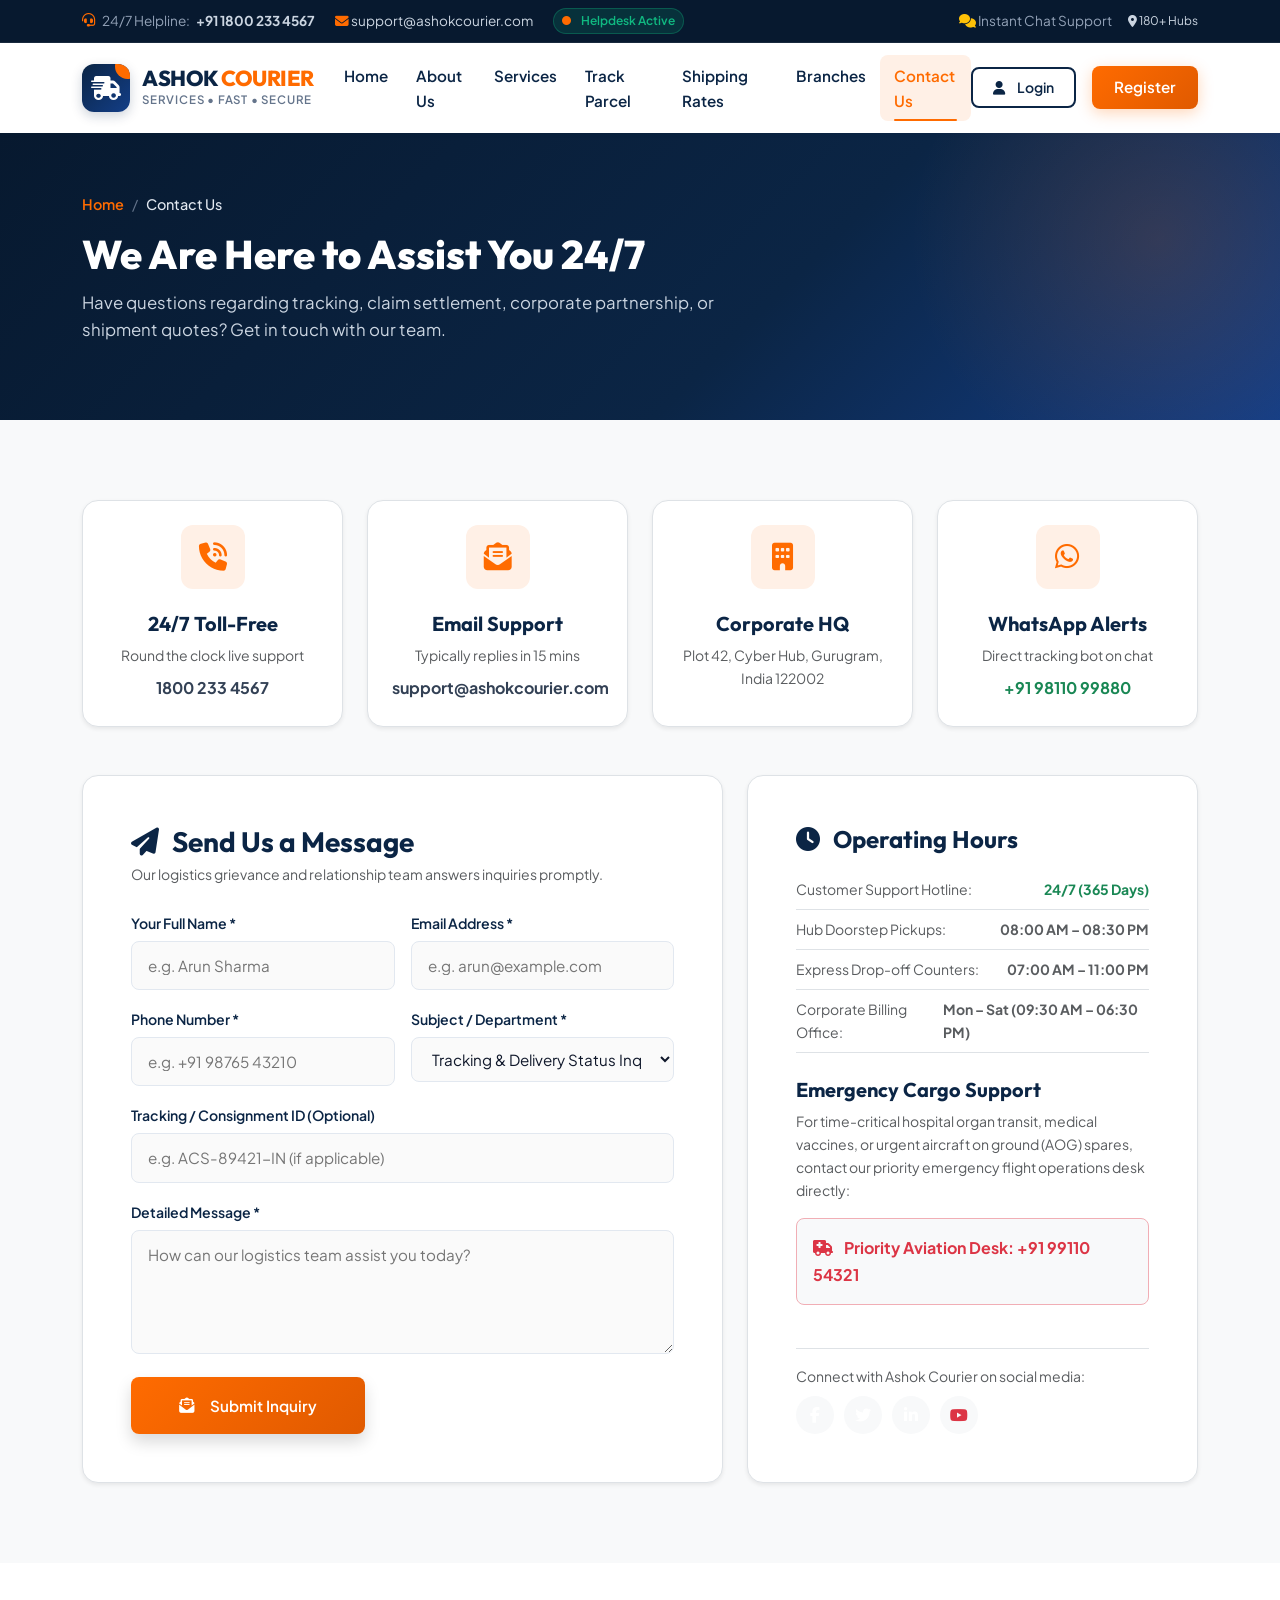
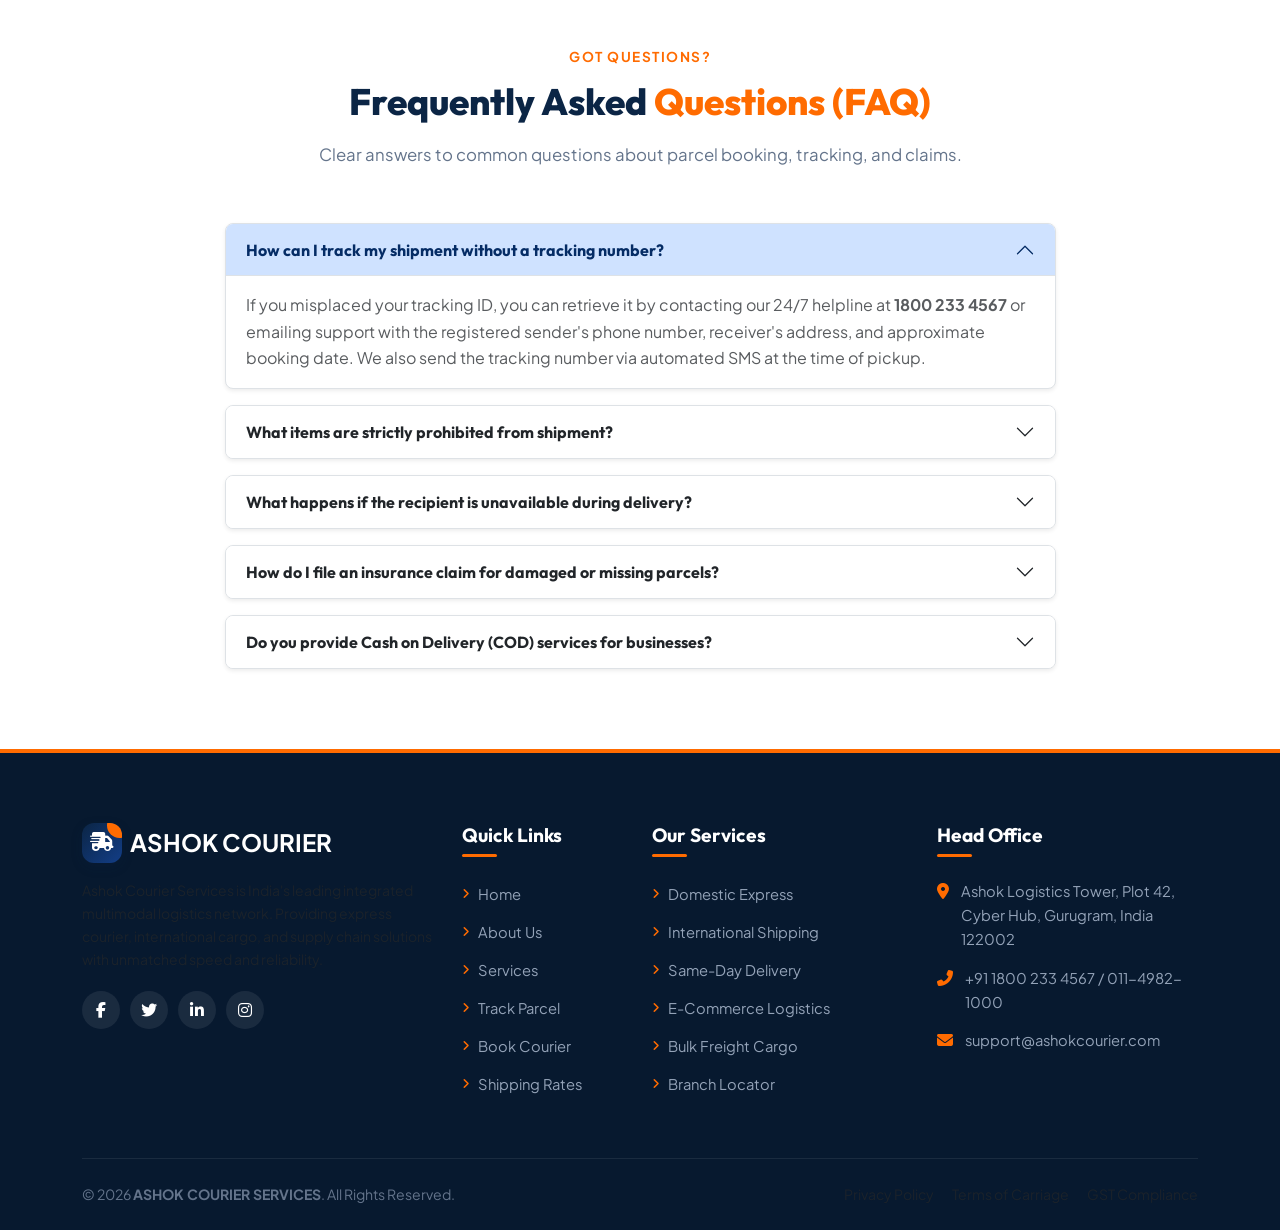
<file: Ashok/contact.html>
<!DOCTYPE html>
<html lang="en">
<head>
  <meta charset="UTF-8">
  <meta name="viewport" content="width=device-width, initial-scale=1.0">
  <title>Contact Us & Support | Ashok Courier Services</title>
  <!-- Google Fonts -->
  <link rel="preconnect" href="https://fonts.googleapis.com">
  <link rel="preconnect" href="https://fonts.gstatic.com" crossorigin>
  <link href="https://fonts.googleapis.com/css2?family=Outfit:wght@400;500;600;700;800&family=Plus+Jakarta+Sans:wght@300;400;500;600;700;800&display=swap" rel="stylesheet">
  <!-- Font Awesome -->
  <link rel="stylesheet" href="https://cdnjs.cloudflare.com/ajax/libs/font-awesome/6.5.1/css/all.min.css">
  <!-- Bootstrap 5 CSS -->
  <link href="https://cdn.jsdelivr.net/npm/bootstrap@5.3.3/dist/css/bootstrap.min.css" rel="stylesheet">
  <!-- Custom CSS -->
  <link rel="stylesheet" href="css/style.css">
</head>
<body>

  <!-- Top Header Bar -->
  <header class="top-header">
    <div class="container">
      <div class="row align-items-center">
        <div class="col-lg-7 col-md-8">
          <div class="top-header-info">
            <span><i class="fas fa-headset"></i> 24/7 Helpline: <a href="tel:18002334567" class="fw-bold">+91 1800 233 4567</a></span>
            <span class="d-none d-sm-inline"><i class="fas fa-envelope"></i> <a href="mailto:support@ashokcourier.com">support@ashokcourier.com</a></span>
            <span class="badge-247"><i class="fas fa-circle fa-xs me-1"></i> Helpdesk Active</span>
          </div>
        </div>
        <div class="col-lg-5 col-md-4 text-end d-none d-md-block">
          <div class="top-header-actions">
            <span><i class="fas fa-comments text-warning"></i> Instant Chat Support</span>
            <a href="branches.html" class="small"><i class="fas fa-map-marker-alt"></i> 180+ Hubs</a>
          </div>
        </div>
      </div>
    </div>
  </header>

  <!-- Main Navigation Bar -->
  <nav class="navbar navbar-expand-lg main-navbar">
    <div class="container">
      <a class="navbar-brand brand-container" href="index.html">
        <div class="brand-logo-icon">
          <i class="fas fa-shipping-fast"></i>
        </div>
        <div class="brand-text">
          <span class="brand-name">ASHOK <span>COURIER</span></span>
          <span class="brand-tagline">Services &bull; Fast &bull; Secure</span>
        </div>
      </a>

      <button class="navbar-toggler border-0 shadow-none" type="button" data-bs-toggle="collapse" data-bs-target="#mainNavbarNav" aria-controls="mainNavbarNav" aria-expanded="false" aria-label="Toggle navigation">
        <i class="fas fa-bars fa-lg text-navy"></i>
      </button>

      <div class="collapse navbar-collapse" id="mainNavbarNav">
        <ul class="navbar-nav mx-auto mb-2 mb-lg-0">
          <li class="nav-item"><a class="nav-link nav-link-custom" href="index.html">Home</a></li>
          <li class="nav-item"><a class="nav-link nav-link-custom" href="about.html">About Us</a></li>
          <li class="nav-item"><a class="nav-link nav-link-custom" href="services.html">Services</a></li>
          <li class="nav-item"><a class="nav-link nav-link-custom" href="tracking.html">Track Parcel</a></li>
          <li class="nav-item"><a class="nav-link nav-link-custom" href="rates.html">Shipping Rates</a></li>
          <li class="nav-item"><a class="nav-link nav-link-custom" href="branches.html">Branches</a></li>
          <li class="nav-item"><a class="nav-link nav-link-custom active" href="contact.html">Contact Us</a></li>
        </ul>

        <div class="d-flex align-items-center gap-2" id="navAuthContainer">
          <a href="login.html" class="btn btn-sm btn-outline-navy me-1"><i class="fas fa-user me-1"></i> Login</a>
          <a href="booking.html" class="btn btn-sm btn-orange"><i class="fas fa-box me-1"></i> Book Courier</a>
        </div>
      </div>
    </div>
  </nav>

  <!-- Subpage Banner -->
  <section class="page-banner">
    <div class="container position-relative" style="z-index: 2;">
      <div class="breadcrumb-custom">
        <a href="index.html">Home</a>
        <span class="separator">/</span>
        <span class="active">Contact Us</span>
      </div>
      <h1 class="page-banner-title">We Are Here to Assist You 24/7</h1>
      <p class="page-banner-desc">
        Have questions regarding tracking, claim settlement, corporate partnership, or shipment quotes? Get in touch with our team.
      </p>
    </div>
  </section>

  <!-- Contact Cards & Form -->
  <section class="section-py bg-light">
    <div class="container">
      <!-- 4 Quick Contact Cards -->
      <div class="row g-4 mb-5">
        <div class="col-lg-3 col-sm-6">
          <div class="bg-white p-4 rounded-4 shadow-sm border text-center h-100">
            <div class="why-card-icon mx-auto"><i class="fas fa-phone-volume"></i></div>
            <h5 class="fw-bold text-navy">24/7 Toll-Free</h5>
            <p class="text-muted small mb-2">Round the clock live support</p>
            <a href="tel:18002334567" class="fw-bold text-orange text-decoration-none">1800 233 4567</a>
          </div>
        </div>

        <div class="col-lg-3 col-sm-6">
          <div class="bg-white p-4 rounded-4 shadow-sm border text-center h-100">
            <div class="why-card-icon mx-auto"><i class="fas fa-envelope-open-text"></i></div>
            <h5 class="fw-bold text-navy">Email Support</h5>
            <p class="text-muted small mb-2">Typically replies in 15 mins</p>
            <a href="mailto:support@ashokcourier.com" class="fw-bold text-navy text-decoration-none">support@ashokcourier.com</a>
          </div>
        </div>

        <div class="col-lg-3 col-sm-6">
          <div class="bg-white p-4 rounded-4 shadow-sm border text-center h-100">
            <div class="why-card-icon mx-auto"><i class="fas fa-building"></i></div>
            <h5 class="fw-bold text-navy">Corporate HQ</h5>
            <p class="text-muted small mb-0">Plot 42, Cyber Hub, Gurugram, India 122002</p>
          </div>
        </div>

        <div class="col-lg-3 col-sm-6">
          <div class="bg-white p-4 rounded-4 shadow-sm border text-center h-100">
            <div class="why-card-icon mx-auto"><i class="fab fa-whatsapp"></i></div>
            <h5 class="fw-bold text-navy">WhatsApp Alerts</h5>
            <p class="text-muted small mb-2">Direct tracking bot on chat</p>
            <a href="javascript:void(0)" class="fw-bold text-success text-decoration-none">+91 98110 99880</a>
          </div>
        </div>
      </div>

      <!-- Main Contact Form & Working Hours -->
      <div class="row g-4">
        <!-- Form Left -->
        <div class="col-lg-7">
          <div class="bg-white p-4 p-md-5 rounded-4 shadow-sm border">
            <h3 class="fw-bold text-navy mb-1"><i class="fas fa-paper-plane text-orange me-2"></i> Send Us a Message</h3>
            <p class="text-muted small mb-4">Our logistics grievance and relationship team answers inquiries promptly.</p>

            <form id="contactForm">
              <div class="row g-3">
                <div class="col-md-6">
                  <label class="form-label-custom">Your Full Name *</label>
                  <input type="text" id="contactName" class="form-control-custom" placeholder="e.g. Arun Sharma" required>
                </div>
                <div class="col-md-6">
                  <label class="form-label-custom">Email Address *</label>
                  <input type="email" id="contactEmail" class="form-control-custom" placeholder="e.g. arun@example.com" required>
                </div>
                <div class="col-md-6">
                  <label class="form-label-custom">Phone Number *</label>
                  <input type="tel" id="contactPhone" class="form-control-custom" placeholder="e.g. +91 98765 43210" required>
                </div>
                <div class="col-md-6">
                  <label class="form-label-custom">Subject / Department *</label>
                  <select id="contactSubject" class="form-select-custom" required>
                    <option value="Tracking Assistance">Tracking & Delivery Status Inquiry</option>
                    <option value="Pickup Rescheduling">Pickup Rescheduling / Cancellation</option>
                    <option value="Corporate Partnership">Corporate & E-Commerce Account Inquiry</option>
                    <option value="Billing & Invoicing">Billing, Invoice or Payment Question</option>
                    <option value="Claim & Insurance">Transit Damage Claim / Insurance</option>
                    <option value="General Feedback">General Feedback or Suggestion</option>
                  </select>
                </div>
                <div class="col-12">
                  <label class="form-label-custom">Tracking / Consignment ID (Optional)</label>
                  <input type="text" id="contactWaybill" class="form-control-custom" placeholder="e.g. ACS-89421-IN (if applicable)">
                </div>
                <div class="col-12">
                  <label class="form-label-custom">Detailed Message *</label>
                  <textarea id="contactMessage" class="form-control-custom" rows="4" placeholder="How can our logistics team assist you today?" required></textarea>
                </div>
                <div class="col-12">
                  <button type="submit" id="contactSubmitBtn" class="btn-orange py-3 px-5 shadow">
                    <i class="fas fa-envelope-open-text me-2"></i> Submit Inquiry
                  </button>
                </div>
              </div>
            </form>
          </div>
        </div>

        <!-- Helpdesk & Office Hours Info Right -->
        <div class="col-lg-5">
          <div class="bg-white p-4 p-md-5 rounded-4 shadow-sm border h-100 d-flex flex-column justify-content-between">
            <div>
              <h4 class="fw-bold text-navy mb-3"><i class="fas fa-clock text-orange me-2"></i> Operating Hours</h4>
              <ul class="list-unstyled text-muted small mb-4">
                <li class="d-flex justify-content-between py-2 border-bottom">
                  <span>Customer Support Hotline:</span>
                  <strong class="text-success">24/7 (365 Days)</strong>
                </li>
                <li class="d-flex justify-content-between py-2 border-bottom">
                  <span>Hub Doorstep Pickups:</span>
                  <strong class="text-navy">08:00 AM – 08:30 PM</strong>
                </li>
                <li class="d-flex justify-content-between py-2 border-bottom">
                  <span>Express Drop-off Counters:</span>
                  <strong class="text-navy">07:00 AM – 11:00 PM</strong>
                </li>
                <li class="d-flex justify-content-between py-2 border-bottom">
                  <span>Corporate Billing Office:</span>
                  <strong class="text-navy">Mon – Sat (09:30 AM – 06:30 PM)</strong>
                </li>
              </ul>

              <h5 class="fw-bold text-navy mb-2">Emergency Cargo Support</h5>
              <p class="text-muted small">
                For time-critical hospital organ transit, medical vaccines, or urgent aircraft on ground (AOG) spares, contact our priority emergency flight operations desk directly:
              </p>
              <div class="p-3 rounded-3 bg-light border border-danger-subtle mb-4">
                <i class="fas fa-ambulance text-danger me-2"></i>
                <strong class="text-danger">Priority Aviation Desk: +91 99110 54321</strong>
              </div>
            </div>

            <div class="pt-3 border-top">
              <span class="text-muted small d-block mb-2">Connect with Ashok Courier on social media:</span>
              <div class="footer-social-links mt-0">
                <a href="javascript:void(0)" class="footer-social-btn bg-light text-navy"><i class="fab fa-facebook-f"></i></a>
                <a href="javascript:void(0)" class="footer-social-btn bg-light text-navy"><i class="fab fa-twitter"></i></a>
                <a href="javascript:void(0)" class="footer-social-btn bg-light text-navy"><i class="fab fa-linkedin-in"></i></a>
                <a href="javascript:void(0)" class="footer-social-btn bg-light text-navy"><i class="fab fa-youtube text-danger"></i></a>
              </div>
            </div>
          </div>
        </div>
      </div>
    </div>
  </section>

  <!-- Frequently Asked Questions (FAQ) Accordion -->
  <section class="section-py bg-white">
    <div class="container">
      <div class="section-header">
        <span class="section-subtitle">Got Questions?</span>
        <h2 class="section-title">Frequently Asked <span>Questions (FAQ)</span></h2>
        <p class="section-desc">Clear answers to common questions about parcel booking, tracking, and claims.</p>
      </div>

      <div class="row justify-content-center">
        <div class="col-lg-9">
          <div class="accordion" id="faqAccordion">
            <!-- Q1 -->
            <div class="accordion-item mb-3 border rounded-3 overflow-hidden shadow-sm">
              <h2 class="accordion-header" id="headingOne">
                <button class="accordion-button fw-bold text-navy" type="button" data-bs-toggle="collapse" data-bs-target="#collapseOne" aria-expanded="true" aria-controls="collapseOne">
                  How can I track my shipment without a tracking number?
                </button>
              </h2>
              <div id="collapseOne" class="accordion-collapse collapse show" aria-labelledby="headingOne" data-bs-parent="#faqAccordion">
                <div class="accordion-body text-muted">
                  If you misplaced your tracking ID, you can retrieve it by contacting our 24/7 helpline at <strong>1800 233 4567</strong> or emailing support with the registered sender's phone number, receiver's address, and approximate booking date. We also send the tracking number via automated SMS at the time of pickup.
                </div>
              </div>
            </div>

            <!-- Q2 -->
            <div class="accordion-item mb-3 border rounded-3 overflow-hidden shadow-sm">
              <h2 class="accordion-header" id="headingTwo">
                <button class="accordion-button collapsed fw-bold text-navy" type="button" data-bs-toggle="collapse" data-bs-target="#collapseTwo" aria-expanded="false" aria-controls="collapseTwo">
                  What items are strictly prohibited from shipment?
                </button>
              </h2>
              <div id="collapseTwo" class="accordion-collapse collapse" aria-labelledby="headingTwo" data-bs-parent="#faqAccordion">
                <div class="accordion-body text-muted">
                  In compliance with civil aviation regulations, we do not transport hazardous chemicals, uncertified lithium batteries, flammable liquids, currency notes, live animals, illegal narcotics, or weapons. All packages undergo automated X-ray security scanning at our sorting hubs.
                </div>
              </div>
            </div>

            <!-- Q3 -->
            <div class="accordion-item mb-3 border rounded-3 overflow-hidden shadow-sm">
              <h2 class="accordion-header" id="headingThree">
                <button class="accordion-button collapsed fw-bold text-navy" type="button" data-bs-toggle="collapse" data-bs-target="#collapseThree" aria-expanded="false" aria-controls="collapseThree">
                  What happens if the recipient is unavailable during delivery?
                </button>
              </h2>
              <div id="collapseThree" class="accordion-collapse collapse" aria-labelledby="headingThree" data-bs-parent="#faqAccordion">
                <div class="accordion-body text-muted">
                  Our delivery executive makes up to three delivery attempts. If the consignee is unreachable, an automated SMS link is sent allowing the recipient to reschedule delivery to a preferred date, time slot, or authorize a neighbor's signature.
                </div>
              </div>
            </div>

            <!-- Q4 -->
            <div class="accordion-item mb-3 border rounded-3 overflow-hidden shadow-sm">
              <h2 class="accordion-header" id="headingFour">
                <button class="accordion-button collapsed fw-bold text-navy" type="button" data-bs-toggle="collapse" data-bs-target="#collapseFour" aria-expanded="false" aria-controls="collapseFour">
                  How do I file an insurance claim for damaged or missing parcels?
                </button>
              </h2>
              <div id="collapseFour" class="accordion-collapse collapse" aria-labelledby="headingFour" data-bs-parent="#faqAccordion">
                <div class="accordion-body text-muted">
                  For insured shipments, claims can be submitted within 7 days of delivery. Simply upload photos of the parcel packaging along with your invoice to our support portal or email claims@ashokcourier.com. Our claims desk investigates and settles verified claims within 3 business days.
                </div>
              </div>
            </div>

            <!-- Q5 -->
            <div class="accordion-item border rounded-3 overflow-hidden shadow-sm">
              <h2 class="accordion-header" id="headingFive">
                <button class="accordion-button collapsed fw-bold text-navy" type="button" data-bs-toggle="collapse" data-bs-target="#collapseFive" aria-expanded="false" aria-controls="collapseFive">
                  Do you provide Cash on Delivery (COD) services for businesses?
                </button>
              </h2>
              <div id="collapseFive" class="accordion-collapse collapse" aria-labelledby="headingFive" data-bs-parent="#faqAccordion">
                <div class="accordion-body text-muted">
                  Yes! We offer automated Cash on Delivery (COD) collection across 19,500+ pin codes. Payouts are reconciled and transferred directly to the seller's bank account on a bi-weekly or weekly cycle with complete online ledger transparency.
                </div>
              </div>
            </div>
          </div>
        </div>
      </div>
    </div>
  </section>

  <!-- Footer -->
  <footer class="main-footer">
    <div class="container">
      <div class="row g-4">
        <div class="col-lg-4 col-md-6">
          <div class="d-flex align-items-center gap-2 mb-3">
            <div class="brand-logo-icon" style="width: 40px; height: 40px; font-size: 1.2rem;"><i class="fas fa-shipping-fast"></i></div>
            <span class="fs-4 fw-bold text-white">ASHOK <span class="text-orange">COURIER</span></span>
          </div>
          <p class="small text-muted mb-3">
            Ashok Courier Services is India's leading integrated multimodal logistics network. Providing express courier, international cargo, and supply chain solutions with unmatched speed and reliability.
          </p>
          <div class="footer-social-links">
            <a href="javascript:void(0)" class="footer-social-btn"><i class="fab fa-facebook-f"></i></a>
            <a href="javascript:void(0)" class="footer-social-btn"><i class="fab fa-twitter"></i></a>
            <a href="javascript:void(0)" class="footer-social-btn"><i class="fab fa-linkedin-in"></i></a>
            <a href="javascript:void(0)" class="footer-social-btn"><i class="fab fa-instagram"></i></a>
          </div>
        </div>
        <div class="col-lg-2 col-md-6 col-6">
          <h5 class="footer-widget-title">Quick Links</h5>
          <ul class="footer-links">
            <li><a href="index.html"><i class="fas fa-angle-right"></i> Home</a></li>
            <li><a href="about.html"><i class="fas fa-angle-right"></i> About Us</a></li>
            <li><a href="services.html"><i class="fas fa-angle-right"></i> Services</a></li>
            <li><a href="tracking.html"><i class="fas fa-angle-right"></i> Track Parcel</a></li>
            <li><a href="booking.html"><i class="fas fa-angle-right"></i> Book Courier</a></li>
            <li><a href="rates.html"><i class="fas fa-angle-right"></i> Shipping Rates</a></li>
          </ul>
        </div>
        <div class="col-lg-3 col-md-6 col-6">
          <h5 class="footer-widget-title">Our Services</h5>
          <ul class="footer-links">
            <li><a href="services.html"><i class="fas fa-angle-right"></i> Domestic Express</a></li>
            <li><a href="services.html"><i class="fas fa-angle-right"></i> International Shipping</a></li>
            <li><a href="services.html"><i class="fas fa-angle-right"></i> Same-Day Delivery</a></li>
            <li><a href="services.html"><i class="fas fa-angle-right"></i> E-Commerce Logistics</a></li>
            <li><a href="services.html"><i class="fas fa-angle-right"></i> Bulk Freight Cargo</a></li>
            <li><a href="branches.html"><i class="fas fa-angle-right"></i> Branch Locator</a></li>
          </ul>
        </div>
        <div class="col-lg-3 col-md-6">
          <h5 class="footer-widget-title">Head Office</h5>
          <div class="footer-contact-item"><i class="fas fa-map-marker-alt"></i><span>Ashok Logistics Tower, Plot 42, Cyber Hub, Gurugram, India 122002</span></div>
          <div class="footer-contact-item"><i class="fas fa-phone-alt"></i><span>+91 1800 233 4567 / 011-4982-1000</span></div>
          <div class="footer-contact-item"><i class="fas fa-envelope"></i><span>support@ashokcourier.com</span></div>
        </div>
      </div>
      <div class="footer-bottom text-center">
        <div class="row align-items-center">
          <div class="col-md-6 text-md-start mb-2 mb-md-0">&copy; 2026 <strong>ASHOK COURIER SERVICES</strong>. All Rights Reserved.</div>
          <div class="col-md-6 text-md-end">
            <a href="contact.html" class="text-muted me-3">Privacy Policy</a>
            <a href="contact.html" class="text-muted me-3">Terms of Carriage</a>
            <a href="contact.html" class="text-muted">GST Compliance</a>
          </div>
        </div>
      </div>
    </div>
  </footer>

  <button id="backToTopBtn" class="back-to-top-btn" title="Back to top"><i class="fas fa-arrow-up"></i></button>

  <script src="https://cdn.jsdelivr.net/npm/bootstrap@5.3.3/dist/js/bootstrap.bundle.min.js"></script>
  <script src="js/script.js"></script>
  <script>
    document.addEventListener('DOMContentLoaded', function () {
      const form = document.getElementById('contactForm');
      if (form) {
        form.addEventListener('submit', function (e) {
          e.preventDefault();
          const btn = document.getElementById('contactSubmitBtn');
          btn.disabled = true;
          btn.innerHTML = `<i class="fas fa-spinner fa-spin me-2"></i> Transmitting Message...`;

          const msgData = {
            name: document.getElementById('contactName').value.trim(),
            email: document.getElementById('contactEmail').value.trim(),
            phone: document.getElementById('contactPhone').value.trim(),
            subject: document.getElementById('contactSubject').value,
            waybill: document.getElementById('contactWaybill').value.trim(),
            message: document.getElementById('contactMessage').value.trim(),
            timestamp: new Date().toISOString()
          };

          setTimeout(() => {
            // Save to localStorage['acs_messages']
            let messages = [];
            try {
              messages = JSON.parse(localStorage.getItem('acs_messages') || '[]');
            } catch (err) {
              messages = [];
            }
            messages.push(msgData);
            localStorage.setItem('acs_messages', JSON.stringify(messages));

            btn.disabled = false;
            btn.innerHTML = `<i class="fas fa-check me-2"></i> Message Transmitted!`;
            form.reset();

            if (typeof showToast === 'function') {
              showToast('Thank you! Your message has been received by our support team.', 'success');
            } else {
              alert('Message sent successfully!');
            }
          }, 800);
        });
      }
    });
  </script>
</body>
</html>
</file>
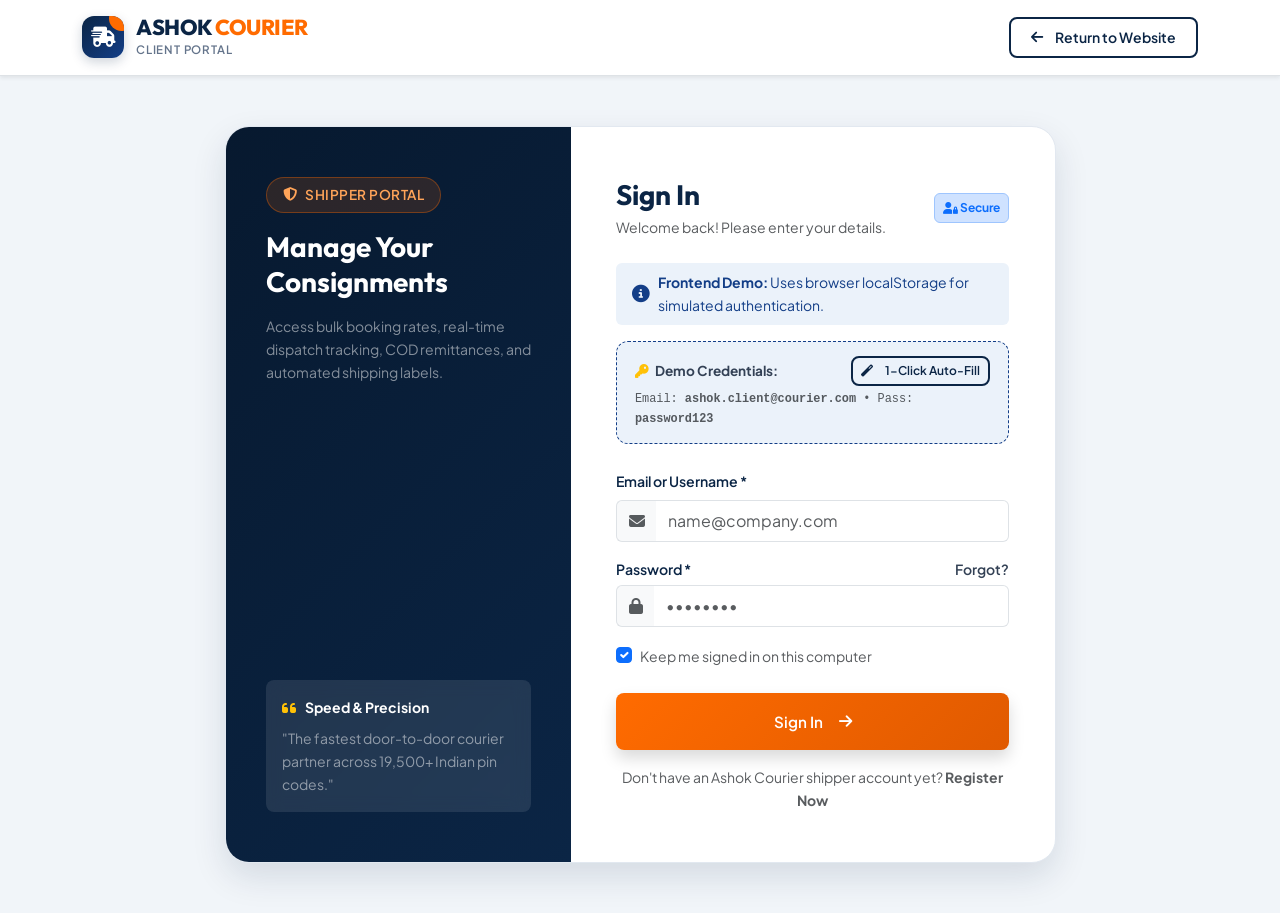
<file: Ashok/login.html>
<!DOCTYPE html>
<html lang="en">
<head>
  <meta charset="UTF-8">
  <meta name="viewport" content="width=device-width, initial-scale=1.0">
  <title>Shipper Login | Ashok Courier Services</title>
  <!-- Google Fonts -->
  <link rel="preconnect" href="https://fonts.googleapis.com">
  <link rel="preconnect" href="https://fonts.gstatic.com" crossorigin>
  <link href="https://fonts.googleapis.com/css2?family=Outfit:wght@400;500;600;700;800&family=Plus+Jakarta+Sans:wght@300;400;500;600;700;800&display=swap" rel="stylesheet">
  <!-- Font Awesome -->
  <link rel="stylesheet" href="https://cdnjs.cloudflare.com/ajax/libs/font-awesome/6.5.1/css/all.min.css">
  <!-- Bootstrap 5 CSS -->
  <link href="https://cdn.jsdelivr.net/npm/bootstrap@5.3.3/dist/css/bootstrap.min.css" rel="stylesheet">
  <!-- Custom CSS -->
  <link rel="stylesheet" href="css/style.css">
</head>
<body style="background: #F1F5F9;">

  <!-- Simple Header -->
  <header class="py-3 bg-white border-bottom shadow-sm">
    <div class="container d-flex justify-content-between align-items-center">
      <a class="brand-container text-decoration-none" href="index.html">
        <div class="brand-logo-icon" style="width: 42px; height: 42px; font-size: 1.25rem;">
          <i class="fas fa-shipping-fast"></i>
        </div>
        <div class="brand-text">
          <span class="brand-name">ASHOK <span>COURIER</span></span>
          <span class="brand-tagline">Client Portal</span>
        </div>
      </a>
      <a href="index.html" class="btn btn-sm btn-outline-navy">
        <i class="fas fa-arrow-left me-1"></i> Return to Website
      </a>
    </div>
  </header>

  <!-- Login Main Content -->
  <main class="auth-wrapper">
    <div class="container">
      <div class="row justify-content-center">
        <div class="col-lg-10 col-xl-9">
          <div class="auth-card">
            <div class="row g-0">
              <!-- Left Visual Side -->
              <div class="col-md-5 d-none d-md-block">
                <div class="auth-banner-side">
                  <div>
                    <div class="hero-badge mb-3">
                      <i class="fas fa-shield-alt"></i> Shipper Portal
                    </div>
                    <h3 class="fw-bold text-white mb-3">Manage Your Consignments</h3>
                    <p class="text-white-50 small">
                      Access bulk booking rates, real-time dispatch tracking, COD remittances, and automated shipping labels.
                    </p>
                  </div>

                  <div class="p-3 rounded-3" style="background: rgba(255, 255, 255, 0.1); backdrop-filter: blur(8px);">
                    <div class="d-flex align-items-center gap-2 mb-2">
                      <i class="fas fa-quote-left text-warning"></i>
                      <strong class="text-white small">Speed & Precision</strong>
                    </div>
                    <p class="text-white-50 small mb-0">"The fastest door-to-door courier partner across 19,500+ Indian pin codes."</p>
                  </div>
                </div>
              </div>

              <!-- Right Form Side -->
              <div class="col-md-7">
                <div class="auth-form-side">
                  <div class="d-flex align-items-center justify-content-between mb-4">
                    <div>
                      <h3 class="fw-bold text-navy mb-1">Sign In</h3>
                      <p class="text-muted small mb-0">Welcome back! Please enter your details.</p>
                    </div>
                    <span class="badge bg-primary-subtle text-primary border border-primary-subtle p-2">
                      <i class="fas fa-user-lock"></i> Secure
                    </span>
                  </div>

                  <!-- Frontend Notice Alert -->
                  <div class="alert alert-info py-2 px-3 small border-0 d-flex align-items-center gap-2 mb-3" style="background: #EBF2FA; color: #133E87;">
                    <i class="fas fa-info-circle fa-lg"></i>
                    <span><strong>Frontend Demo:</strong> Uses browser localStorage for simulated authentication.</span>
                  </div>

                  <!-- Quick Demo Login Button -->
                  <div class="demo-credentials-box">
                    <div class="d-flex justify-content-between align-items-center mb-1">
                      <strong class="text-navy"><i class="fas fa-key text-warning me-1"></i> Demo Credentials:</strong>
                      <button type="button" id="quickDemoLoginBtn" class="btn btn-xs btn-outline-navy py-1 px-2" style="font-size: 0.75rem;">
                        <i class="fas fa-magic me-1"></i> 1-Click Auto-Fill
                      </button>
                    </div>
                    <div class="small text-muted font-monospace">
                      Email: <strong>ashok.client@courier.com</strong> &bull; Pass: <strong>password123</strong>
                    </div>
                  </div>

                  <form id="loginForm">
                    <div class="mb-3">
                      <label class="form-label-custom">Email or Username *</label>
                      <div class="input-group">
                        <span class="input-group-text bg-light border-end-0"><i class="fas fa-envelope text-muted"></i></span>
                        <input type="email" id="loginEmail" class="form-control border-start-0 py-2" placeholder="name@company.com" required>
                      </div>
                    </div>

                    <div class="mb-3">
                      <div class="d-flex justify-content-between align-items-center">
                        <label class="form-label-custom mb-0">Password *</label>
                        <a href="javascript:void(0)" onclick="showToast('Password reset link simulated: Please use password123', 'info')" class="text-orange small fw-semibold">Forgot?</a>
                      </div>
                      <div class="input-group mt-1">
                        <span class="input-group-text bg-light border-end-0"><i class="fas fa-lock text-muted"></i></span>
                        <input type="password" id="loginPassword" class="form-control border-start-0 py-2" placeholder="••••••••" required>
                      </div>
                    </div>

                    <div class="form-check mb-4">
                      <input class="form-check-input" type="checkbox" id="rememberMe" checked>
                      <label class="form-check-label small text-muted" for="rememberMe">
                        Keep me signed in on this computer
                      </label>
                    </div>

                    <button type="submit" class="btn-orange w-100 py-3 shadow mb-3">
                      Sign In <i class="fas fa-arrow-right ms-2"></i>
                    </button>
                  </form>

                  <div class="text-center text-muted small">
                    Don't have an Ashok Courier shipper account yet? 
                    <a href="register.html" class="text-orange fw-bold">Register Now</a>
                  </div>
                </div>
              </div>
            </div>
          </div>
        </div>
      </div>
    </div>
  </main>

  <script src="https://cdn.jsdelivr.net/npm/bootstrap@5.3.3/dist/js/bootstrap.bundle.min.js"></script>
  <script src="js/script.js"></script>
  <script src="js/auth.js"></script>
</body>
</html>
</file>
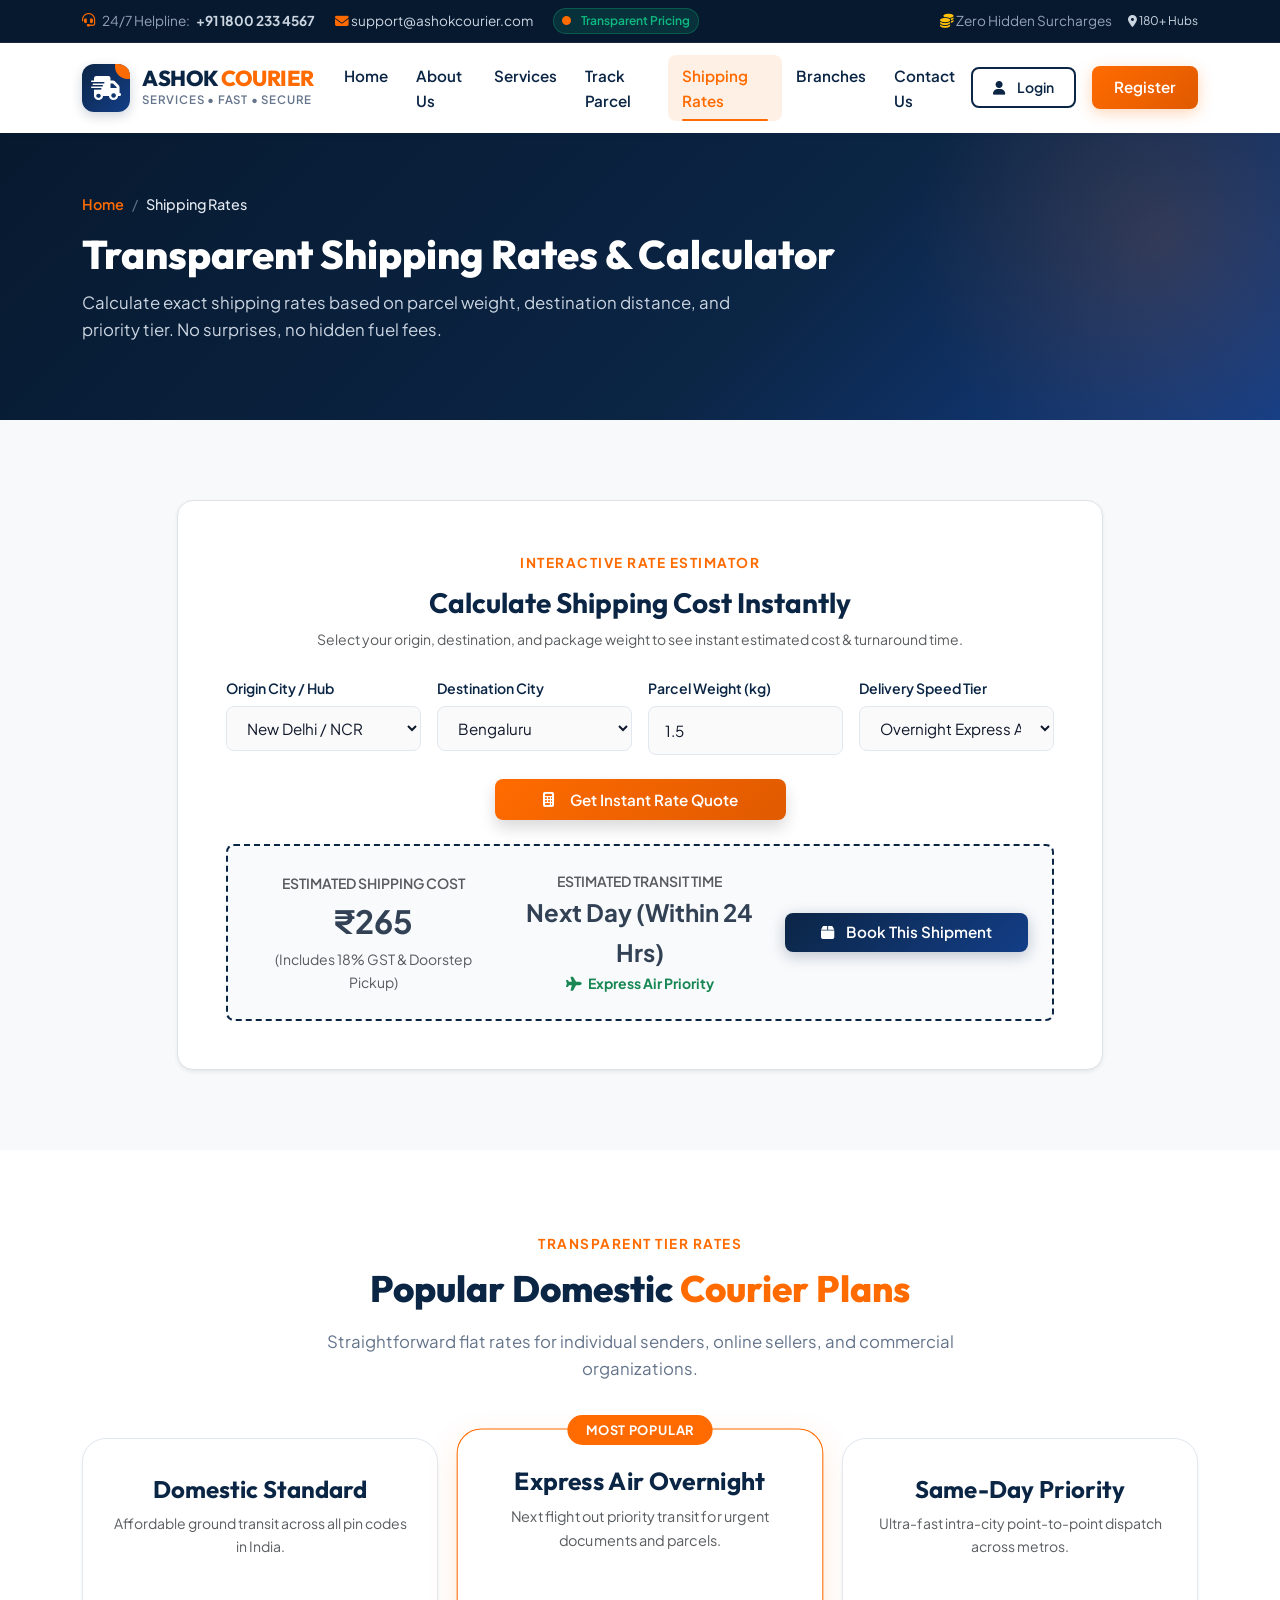
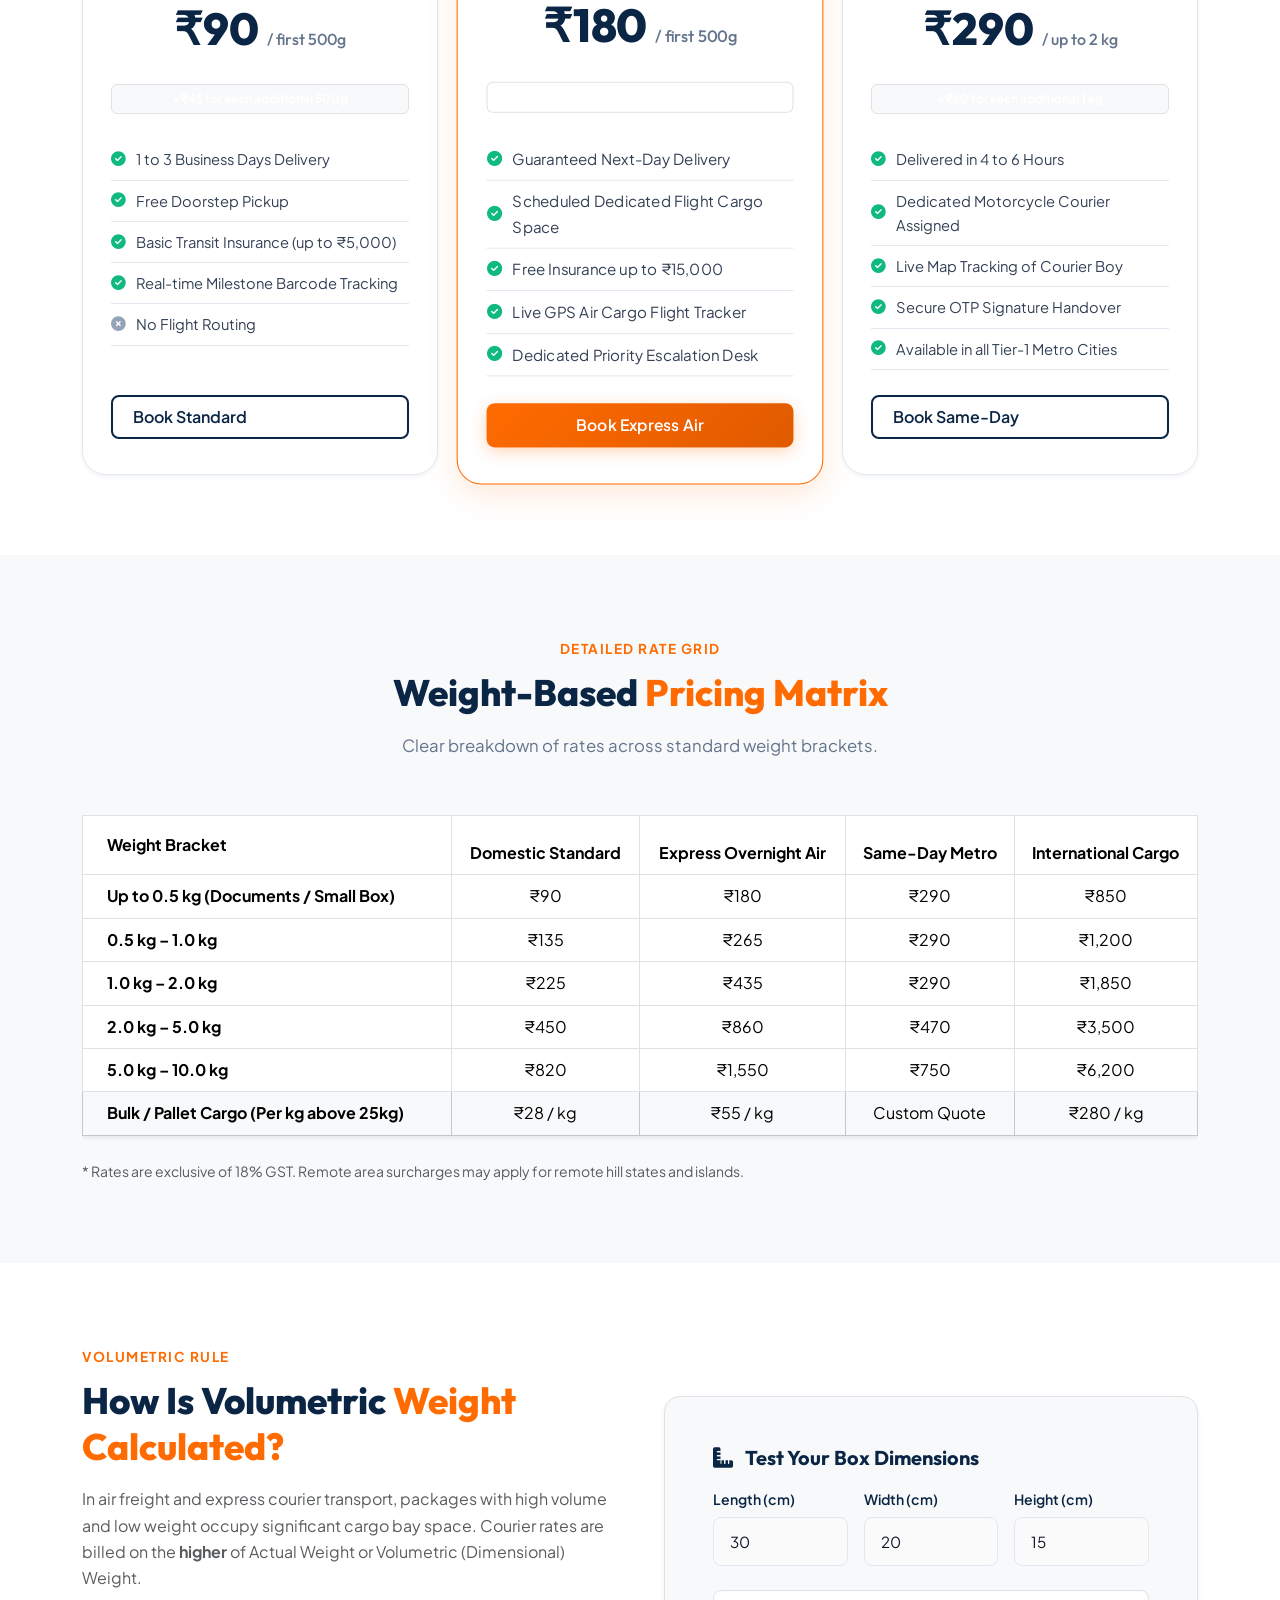
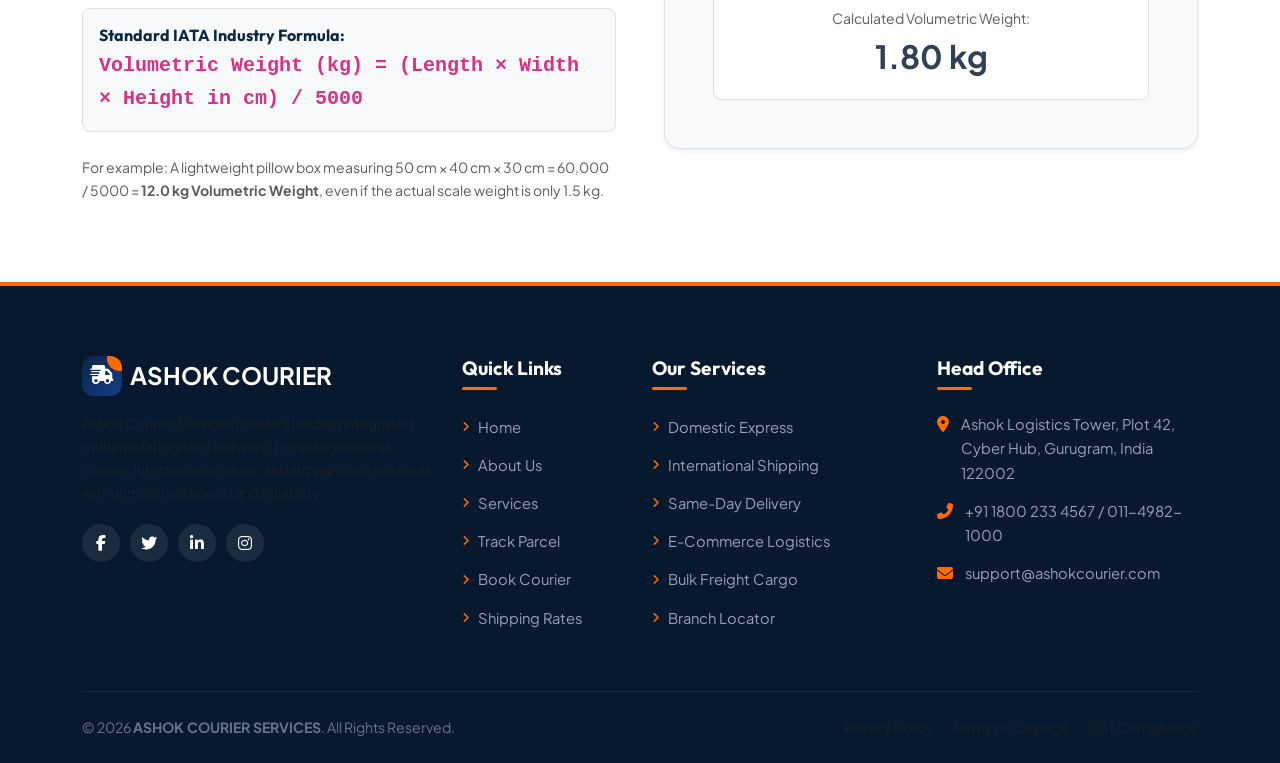
<file: Ashok/rates.html>
<!DOCTYPE html>
<html lang="en">
<head>
  <meta charset="UTF-8">
  <meta name="viewport" content="width=device-width, initial-scale=1.0">
  <title>Shipping Rates & Price Calculator | Ashok Courier Services</title>
  <!-- Google Fonts -->
  <link rel="preconnect" href="https://fonts.googleapis.com">
  <link rel="preconnect" href="https://fonts.gstatic.com" crossorigin>
  <link href="https://fonts.googleapis.com/css2?family=Outfit:wght@400;500;600;700;800&family=Plus+Jakarta+Sans:wght@300;400;500;600;700;800&display=swap" rel="stylesheet">
  <!-- Font Awesome -->
  <link rel="stylesheet" href="https://cdnjs.cloudflare.com/ajax/libs/font-awesome/6.5.1/css/all.min.css">
  <!-- Bootstrap 5 CSS -->
  <link href="https://cdn.jsdelivr.net/npm/bootstrap@5.3.3/dist/css/bootstrap.min.css" rel="stylesheet">
  <!-- Custom CSS -->
  <link rel="stylesheet" href="css/style.css">
</head>
<body>

  <!-- Top Header Bar -->
  <header class="top-header">
    <div class="container">
      <div class="row align-items-center">
        <div class="col-lg-7 col-md-8">
          <div class="top-header-info">
            <span><i class="fas fa-headset"></i> 24/7 Helpline: <a href="tel:18002334567" class="fw-bold">+91 1800 233 4567</a></span>
            <span class="d-none d-sm-inline"><i class="fas fa-envelope"></i> <a href="mailto:support@ashokcourier.com">support@ashokcourier.com</a></span>
            <span class="badge-247"><i class="fas fa-circle fa-xs me-1"></i> Transparent Pricing</span>
          </div>
        </div>
        <div class="col-lg-5 col-md-4 text-end d-none d-md-block">
          <div class="top-header-actions">
            <span><i class="fas fa-coins text-warning"></i> Zero Hidden Surcharges</span>
            <a href="branches.html" class="small"><i class="fas fa-map-marker-alt"></i> 180+ Hubs</a>
          </div>
        </div>
      </div>
    </div>
  </header>

  <!-- Main Navigation Bar -->
  <nav class="navbar navbar-expand-lg main-navbar">
    <div class="container">
      <a class="navbar-brand brand-container" href="index.html">
        <div class="brand-logo-icon">
          <i class="fas fa-shipping-fast"></i>
        </div>
        <div class="brand-text">
          <span class="brand-name">ASHOK <span>COURIER</span></span>
          <span class="brand-tagline">Services &bull; Fast &bull; Secure</span>
        </div>
      </a>

      <button class="navbar-toggler border-0 shadow-none" type="button" data-bs-toggle="collapse" data-bs-target="#mainNavbarNav" aria-controls="mainNavbarNav" aria-expanded="false" aria-label="Toggle navigation">
        <i class="fas fa-bars fa-lg text-navy"></i>
      </button>

      <div class="collapse navbar-collapse" id="mainNavbarNav">
        <ul class="navbar-nav mx-auto mb-2 mb-lg-0">
          <li class="nav-item"><a class="nav-link nav-link-custom" href="index.html">Home</a></li>
          <li class="nav-item"><a class="nav-link nav-link-custom" href="about.html">About Us</a></li>
          <li class="nav-item"><a class="nav-link nav-link-custom" href="services.html">Services</a></li>
          <li class="nav-item"><a class="nav-link nav-link-custom" href="tracking.html">Track Parcel</a></li>
          <li class="nav-item"><a class="nav-link nav-link-custom active" href="rates.html">Shipping Rates</a></li>
          <li class="nav-item"><a class="nav-link nav-link-custom" href="branches.html">Branches</a></li>
          <li class="nav-item"><a class="nav-link nav-link-custom" href="contact.html">Contact Us</a></li>
        </ul>

        <div class="d-flex align-items-center gap-2" id="navAuthContainer">
          <a href="login.html" class="btn btn-sm btn-outline-navy me-1"><i class="fas fa-user me-1"></i> Login</a>
          <a href="booking.html" class="btn btn-sm btn-orange"><i class="fas fa-box me-1"></i> Book Courier</a>
        </div>
      </div>
    </div>
  </nav>

  <!-- Subpage Banner -->
  <section class="page-banner">
    <div class="container position-relative" style="z-index: 2;">
      <div class="breadcrumb-custom">
        <a href="index.html">Home</a>
        <span class="separator">/</span>
        <span class="active">Shipping Rates</span>
      </div>
      <h1 class="page-banner-title">Transparent Shipping Rates & Calculator</h1>
      <p class="page-banner-desc">
        Calculate exact shipping rates based on parcel weight, destination distance, and priority tier. No surprises, no hidden fuel fees.
      </p>
    </div>
  </section>

  <!-- Interactive Shipping Rate Calculator Tool -->
  <section class="section-py bg-light">
    <div class="container">
      <div class="row justify-content-center">
        <div class="col-lg-10">
          <div class="bg-white p-4 p-md-5 rounded-4 shadow-sm border">
            <div class="text-center mb-4">
              <span class="section-subtitle">Interactive Rate Estimator</span>
              <h3 class="fw-bold text-navy">Calculate Shipping Cost Instantly</h3>
              <p class="text-muted small">Select your origin, destination, and package weight to see instant estimated cost & turnaround time.</p>
            </div>

            <form id="rateCalculatorForm" class="row g-3">
              <div class="col-md-3">
                <label class="form-label-custom">Origin City / Hub</label>
                <select id="calcOrigin" class="form-select-custom">
                  <option value="Delhi">New Delhi / NCR</option>
                  <option value="Mumbai">Mumbai / MMR</option>
                  <option value="Bengaluru">Bengaluru</option>
                  <option value="Hyderabad">Hyderabad</option>
                  <option value="Chennai">Chennai</option>
                  <option value="Kolkata">Kolkata</option>
                  <option value="Ahmedabad">Ahmedabad</option>
                  <option value="Pune">Pune</option>
                </select>
              </div>

              <div class="col-md-3">
                <label class="form-label-custom">Destination City</label>
                <select id="calcDestination" class="form-select-custom">
                  <option value="Mumbai">Mumbai</option>
                  <option value="Delhi">New Delhi</option>
                  <option value="Bengaluru" selected>Bengaluru</option>
                  <option value="Hyderabad">Hyderabad</option>
                  <option value="Chennai">Chennai</option>
                  <option value="Kolkata">Kolkata</option>
                  <option value="Ahmedabad">Ahmedabad</option>
                  <option value="Pune">Pune</option>
                </select>
              </div>

              <div class="col-md-3">
                <label class="form-label-custom">Parcel Weight (kg)</label>
                <input type="number" id="calcWeight" class="form-control-custom" value="1.5" min="0.1" max="100" step="0.1">
              </div>

              <div class="col-md-3">
                <label class="form-label-custom">Delivery Speed Tier</label>
                <select id="calcTier" class="form-select-custom">
                  <option value="standard">Domestic Standard (Road)</option>
                  <option value="express" selected>Overnight Express Air</option>
                  <option value="sameday">Same-Day Priority (Metro)</option>
                  <option value="international">International Air Shipping</option>
                </select>
              </div>

              <div class="col-12 text-center mt-4">
                <button type="button" class="btn-orange px-5 py-2 shadow" onclick="calculateInstantQuote()">
                  <i class="fas fa-calculator me-2"></i> Get Instant Rate Quote
                </button>
              </div>
            </form>

            <!-- Rate Calculator Result Box -->
            <div id="calcQuoteResult" class="mt-4 p-4 rounded-3 text-center" style="background: #F8FAFC; border: 2px dashed #0B2545;">
              <div class="row align-items-center">
                <div class="col-md-4 mb-3 mb-md-0">
                  <span class="text-muted small text-uppercase fw-semibold d-block">Estimated Shipping Cost</span>
                  <span class="fs-2 fw-bold text-orange" id="quoteCostDisplay">₹265</span>
                  <small class="text-muted d-block">(Includes 18% GST & Doorstep Pickup)</small>
                </div>
                <div class="col-md-4 mb-3 mb-md-0 border-start-md border-end-md">
                  <span class="text-muted small text-uppercase fw-semibold d-block">Estimated Transit Time</span>
                  <span class="fs-4 fw-bold text-navy" id="quoteTimeDisplay">Next Day (Within 24 Hrs)</span>
                  <small class="text-success fw-bold d-block"><i class="fas fa-plane me-1"></i> Express Air Priority</small>
                </div>
                <div class="col-md-4">
                  <a href="booking.html" class="btn btn-navy w-100 py-2">
                    <i class="fas fa-box me-1"></i> Book This Shipment
                  </a>
                </div>
              </div>
            </div>
          </div>
        </div>
      </div>
    </div>
  </section>

  <!-- Pricing Cards (Domestic & Express) -->
  <section class="section-py bg-white">
    <div class="container">
      <div class="section-header">
        <span class="section-subtitle">Transparent Tier Rates</span>
        <h2 class="section-title">Popular Domestic <span>Courier Plans</span></h2>
        <p class="section-desc">Straightforward flat rates for individual senders, online sellers, and commercial organizations.</p>
      </div>

      <div class="row g-4 align-items-stretch">
        <!-- Standard Plan -->
        <div class="col-lg-4 col-md-6">
          <div class="pricing-card">
            <h4 class="fw-bold text-navy">Domestic Standard</h4>
            <p class="text-muted small">Affordable ground transit across all pin codes in India.</p>
            <div class="pricing-price">
              ₹90 <span>/ first 500g</span>
            </div>
            <span class="badge bg-light text-navy border py-2">+₹45 for each additional 500g</span>
            <ul class="pricing-features">
              <li><i class="fas fa-check-circle"></i> 1 to 3 Business Days Delivery</li>
              <li><i class="fas fa-check-circle"></i> Free Doorstep Pickup</li>
              <li><i class="fas fa-check-circle"></i> Basic Transit Insurance (up to ₹5,000)</li>
              <li><i class="fas fa-check-circle"></i> Real-time Milestone Barcode Tracking</li>
              <li><i class="fas fa-times-circle"></i> No Flight Routing</li>
            </ul>
            <a href="booking.html" class="btn btn-outline-navy mt-auto">Book Standard</a>
          </div>
        </div>

        <!-- Express Air Plan (Featured) -->
        <div class="col-lg-4 col-md-6">
          <div class="pricing-card featured">
            <div class="pricing-badge">Most Popular</div>
            <h4 class="fw-bold text-navy">Express Air Overnight</h4>
            <p class="text-muted small">Next flight out priority transit for urgent documents and parcels.</p>
            <div class="pricing-price text-orange">
              ₹180 <span>/ first 500g</span>
            </div>
            <span class="badge bg-orange-light text-orange border border-orange py-2">+₹85 for each additional 500g</span>
            <ul class="pricing-features">
              <li><i class="fas fa-check-circle"></i> Guaranteed Next-Day Delivery</li>
              <li><i class="fas fa-check-circle"></i> Scheduled Dedicated Flight Cargo Space</li>
              <li><i class="fas fa-check-circle"></i> Free Insurance up to ₹15,000</li>
              <li><i class="fas fa-check-circle"></i> Live GPS Air Cargo Flight Tracker</li>
              <li><i class="fas fa-check-circle"></i> Dedicated Priority Escalation Desk</li>
            </ul>
            <a href="booking.html" class="btn btn-orange mt-auto">Book Express Air</a>
          </div>
        </div>

        <!-- Same-Day Metro Plan -->
        <div class="col-lg-4 col-md-6">
          <div class="pricing-card">
            <h4 class="fw-bold text-navy">Same-Day Priority</h4>
            <p class="text-muted small">Ultra-fast intra-city point-to-point dispatch across metros.</p>
            <div class="pricing-price">
              ₹290 <span>/ up to 2 kg</span>
            </div>
            <span class="badge bg-light text-navy border py-2">+₹60 for each additional 1 kg</span>
            <ul class="pricing-features">
              <li><i class="fas fa-check-circle"></i> Delivered in 4 to 6 Hours</li>
              <li><i class="fas fa-check-circle"></i> Dedicated Motorcycle Courier Assigned</li>
              <li><i class="fas fa-check-circle"></i> Live Map Tracking of Courier Boy</li>
              <li><i class="fas fa-check-circle"></i> Secure OTP Signature Handover</li>
              <li><i class="fas fa-check-circle"></i> Available in all Tier-1 Metro Cities</li>
            </ul>
            <a href="booking.html" class="btn btn-outline-navy mt-auto">Book Same-Day</a>
          </div>
        </div>
      </div>
    </div>
  </section>

  <!-- Weight-Based Pricing Matrix Table -->
  <section class="section-py bg-light">
    <div class="container">
      <div class="section-header">
        <span class="section-subtitle">Detailed Rate Grid</span>
        <h2 class="section-title">Weight-Based <span>Pricing Matrix</span></h2>
        <p class="section-desc">Clear breakdown of rates across standard weight brackets.</p>
      </div>

      <div class="table-responsive">
        <table class="table table-bordered table-hover align-middle text-center bg-white shadow-sm">
          <thead style="background: var(--navy-primary); color: white;">
            <tr>
              <th class="text-start py-3 ps-4">Weight Bracket</th>
              <th>Domestic Standard</th>
              <th>Express Overnight Air</th>
              <th>Same-Day Metro</th>
              <th>International Cargo</th>
            </tr>
          </thead>
          <tbody>
            <tr>
              <td class="text-start fw-bold text-navy ps-4">Up to 0.5 kg (Documents / Small Box)</td>
              <td>₹90</td>
              <td>₹180</td>
              <td>₹290</td>
              <td>₹850</td>
            </tr>
            <tr>
              <td class="text-start fw-bold text-navy ps-4">0.5 kg – 1.0 kg</td>
              <td>₹135</td>
              <td>₹265</td>
              <td>₹290</td>
              <td>₹1,200</td>
            </tr>
            <tr>
              <td class="text-start fw-bold text-navy ps-4">1.0 kg – 2.0 kg</td>
              <td>₹225</td>
              <td>₹435</td>
              <td>₹290</td>
              <td>₹1,850</td>
            </tr>
            <tr>
              <td class="text-start fw-bold text-navy ps-4">2.0 kg – 5.0 kg</td>
              <td>₹450</td>
              <td>₹860</td>
              <td>₹470</td>
              <td>₹3,500</td>
            </tr>
            <tr>
              <td class="text-start fw-bold text-navy ps-4">5.0 kg – 10.0 kg</td>
              <td>₹820</td>
              <td>₹1,550</td>
              <td>₹750</td>
              <td>₹6,200</td>
            </tr>
            <tr class="table-light">
              <td class="text-start fw-bold text-navy ps-4">Bulk / Pallet Cargo (Per kg above 25kg)</td>
              <td>₹28 / kg</td>
              <td>₹55 / kg</td>
              <td>Custom Quote</td>
              <td>₹280 / kg</td>
            </tr>
          </tbody>
        </table>
      </div>
      <div class="text-muted small mt-2">
        * Rates are exclusive of 18% GST. Remote area surcharges may apply for remote hill states and islands.
      </div>
    </div>
  </section>

  <!-- Volumetric Weight Calculator Tool -->
  <section class="section-py bg-white">
    <div class="container">
      <div class="row align-items-center g-5">
        <div class="col-lg-6">
          <span class="section-subtitle">Volumetric Rule</span>
          <h2 class="section-title">How Is Volumetric <span>Weight Calculated?</span></h2>
          <p class="text-muted">
            In air freight and express courier transport, packages with high volume and low weight occupy significant cargo bay space. Courier rates are billed on the <strong>higher</strong> of Actual Weight or Volumetric (Dimensional) Weight.
          </p>
          <div class="p-3 rounded-3 bg-light border mb-4">
            <h6 class="fw-bold text-navy mb-1">Standard IATA Industry Formula:</h6>
            <code class="fs-5 text-orange fw-bold">Volumetric Weight (kg) = (Length &times; Width &times; Height in cm) / 5000</code>
          </div>
          <p class="text-muted small mb-0">
            For example: A lightweight pillow box measuring 50 cm &times; 40 cm &times; 30 cm = 60,000 / 5000 = <strong>12.0 kg Volumetric Weight</strong>, even if the actual scale weight is only 1.5 kg.
          </p>
        </div>

        <div class="col-lg-6">
          <div class="bg-light p-4 p-md-5 rounded-4 border shadow-sm">
            <h5 class="fw-bold text-navy mb-3"><i class="fas fa-ruler-combined text-orange me-2"></i> Test Your Box Dimensions</h5>
            <div class="row g-3">
              <div class="col-4">
                <label class="form-label-custom">Length (cm)</label>
                <input type="number" id="boxLength" class="form-control-custom" value="30" min="1" oninput="calculateVolumetric()">
              </div>
              <div class="col-4">
                <label class="form-label-custom">Width (cm)</label>
                <input type="number" id="boxWidth" class="form-control-custom" value="20" min="1" oninput="calculateVolumetric()">
              </div>
              <div class="col-4">
                <label class="form-label-custom">Height (cm)</label>
                <input type="number" id="boxHeight" class="form-control-custom" value="15" min="1" oninput="calculateVolumetric()">
              </div>
            </div>

            <div class="mt-4 p-3 rounded-3 bg-white border text-center">
              <span class="text-muted small d-block">Calculated Volumetric Weight:</span>
              <span class="fs-2 fw-bold text-navy" id="volumetricResult">1.80 kg</span>
            </div>
          </div>
        </div>
      </div>
    </div>
  </section>

  <!-- Footer -->
  <footer class="main-footer">
    <div class="container">
      <div class="row g-4">
        <div class="col-lg-4 col-md-6">
          <div class="d-flex align-items-center gap-2 mb-3">
            <div class="brand-logo-icon" style="width: 40px; height: 40px; font-size: 1.2rem;"><i class="fas fa-shipping-fast"></i></div>
            <span class="fs-4 fw-bold text-white">ASHOK <span class="text-orange">COURIER</span></span>
          </div>
          <p class="small text-muted mb-3">
            Ashok Courier Services is India's leading integrated multimodal logistics network. Providing express courier, international cargo, and supply chain solutions with unmatched speed and reliability.
          </p>
          <div class="footer-social-links">
            <a href="javascript:void(0)" class="footer-social-btn"><i class="fab fa-facebook-f"></i></a>
            <a href="javascript:void(0)" class="footer-social-btn"><i class="fab fa-twitter"></i></a>
            <a href="javascript:void(0)" class="footer-social-btn"><i class="fab fa-linkedin-in"></i></a>
            <a href="javascript:void(0)" class="footer-social-btn"><i class="fab fa-instagram"></i></a>
          </div>
        </div>
        <div class="col-lg-2 col-md-6 col-6">
          <h5 class="footer-widget-title">Quick Links</h5>
          <ul class="footer-links">
            <li><a href="index.html"><i class="fas fa-angle-right"></i> Home</a></li>
            <li><a href="about.html"><i class="fas fa-angle-right"></i> About Us</a></li>
            <li><a href="services.html"><i class="fas fa-angle-right"></i> Services</a></li>
            <li><a href="tracking.html"><i class="fas fa-angle-right"></i> Track Parcel</a></li>
            <li><a href="booking.html"><i class="fas fa-angle-right"></i> Book Courier</a></li>
            <li><a href="rates.html"><i class="fas fa-angle-right"></i> Shipping Rates</a></li>
          </ul>
        </div>
        <div class="col-lg-3 col-md-6 col-6">
          <h5 class="footer-widget-title">Our Services</h5>
          <ul class="footer-links">
            <li><a href="services.html"><i class="fas fa-angle-right"></i> Domestic Express</a></li>
            <li><a href="services.html"><i class="fas fa-angle-right"></i> International Shipping</a></li>
            <li><a href="services.html"><i class="fas fa-angle-right"></i> Same-Day Delivery</a></li>
            <li><a href="services.html"><i class="fas fa-angle-right"></i> E-Commerce Logistics</a></li>
            <li><a href="services.html"><i class="fas fa-angle-right"></i> Bulk Freight Cargo</a></li>
            <li><a href="branches.html"><i class="fas fa-angle-right"></i> Branch Locator</a></li>
          </ul>
        </div>
        <div class="col-lg-3 col-md-6">
          <h5 class="footer-widget-title">Head Office</h5>
          <div class="footer-contact-item"><i class="fas fa-map-marker-alt"></i><span>Ashok Logistics Tower, Plot 42, Cyber Hub, Gurugram, India 122002</span></div>
          <div class="footer-contact-item"><i class="fas fa-phone-alt"></i><span>+91 1800 233 4567 / 011-4982-1000</span></div>
          <div class="footer-contact-item"><i class="fas fa-envelope"></i><span>support@ashokcourier.com</span></div>
        </div>
      </div>
      <div class="footer-bottom text-center">
        <div class="row align-items-center">
          <div class="col-md-6 text-md-start mb-2 mb-md-0">&copy; 2026 <strong>ASHOK COURIER SERVICES</strong>. All Rights Reserved.</div>
          <div class="col-md-6 text-md-end">
            <a href="contact.html" class="text-muted me-3">Privacy Policy</a>
            <a href="contact.html" class="text-muted me-3">Terms of Carriage</a>
            <a href="contact.html" class="text-muted">GST Compliance</a>
          </div>
        </div>
      </div>
    </div>
  </footer>

  <button id="backToTopBtn" class="back-to-top-btn" title="Back to top"><i class="fas fa-arrow-up"></i></button>

  <script src="https://cdn.jsdelivr.net/npm/bootstrap@5.3.3/dist/js/bootstrap.bundle.min.js"></script>
  <script src="js/script.js"></script>
  <script>
    // Rates Calculator Logic
    function calculateInstantQuote() {
      const weight = parseFloat(document.getElementById('calcWeight').value) || 1;
      const tier = document.getElementById('calcTier').value;

      let base = 90;
      let perKg = 45;
      let time = "2 - 3 Days (Surface)";

      if (tier === 'express') {
        base = 180;
        perKg = 85;
        time = "Next Day (Within 24 Hrs)";
      } else if (tier === 'sameday') {
        base = 290;
        perKg = 60;
        time = "Same Day (4 - 6 Hours)";
      } else if (tier === 'international') {
        base = 850;
        perKg = 350;
        time = "4 - 6 Days (Global Air)";
      }

      const extraWeight = Math.max(0, weight - 0.5);
      const subtotal = base + Math.round(extraWeight * perKg);
      const total = Math.round(subtotal * 1.18); // GST

      document.getElementById('quoteCostDisplay').innerText = `₹${total}`;
      document.getElementById('quoteTimeDisplay').innerText = time;
      
      if (typeof showToast === 'function') {
        showToast(`Rate estimated: ₹${total} (${time})`, 'info');
      }
    }

    function calculateVolumetric() {
      const l = parseFloat(document.getElementById('boxLength').value) || 0;
      const w = parseFloat(document.getElementById('boxWidth').value) || 0;
      const h = parseFloat(document.getElementById('boxHeight').value) || 0;
      const volWeight = (l * w * h) / 5000;
      document.getElementById('volumetricResult').innerText = `${volWeight.toFixed(2)} kg`;
    }
  </script>
</body>
</html>
</file>
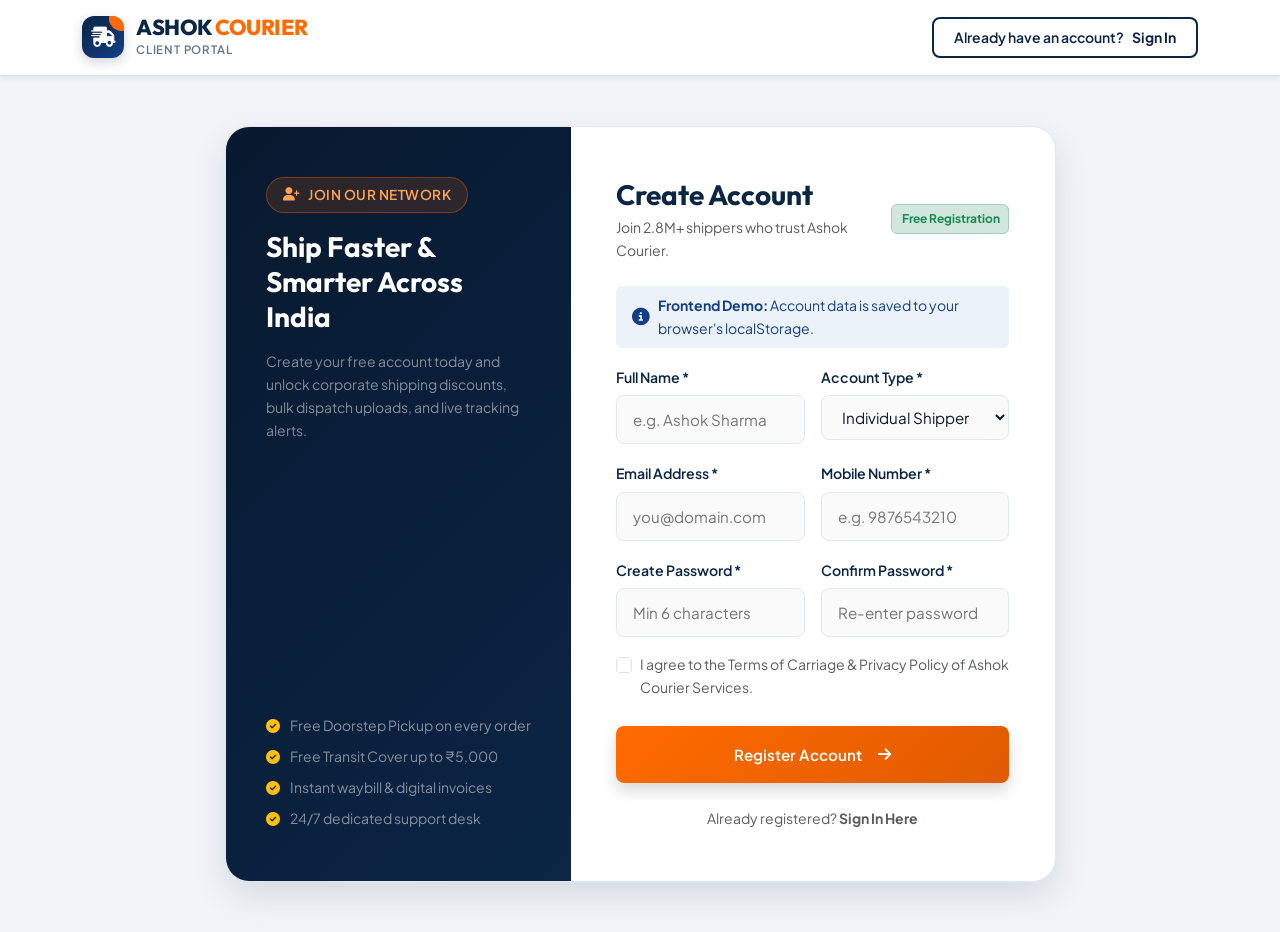
<file: Ashok/register.html>
<!DOCTYPE html>
<html lang="en">
<head>
  <meta charset="UTF-8">
  <meta name="viewport" content="width=device-width, initial-scale=1.0">
  <title>Create Shipper Account | Ashok Courier Services</title>
  <!-- Google Fonts -->
  <link rel="preconnect" href="https://fonts.googleapis.com">
  <link rel="preconnect" href="https://fonts.gstatic.com" crossorigin>
  <link href="https://fonts.googleapis.com/css2?family=Outfit:wght@400;500;600;700;800&family=Plus+Jakarta+Sans:wght@300;400;500;600;700;800&display=swap" rel="stylesheet">
  <!-- Font Awesome -->
  <link rel="stylesheet" href="https://cdnjs.cloudflare.com/ajax/libs/font-awesome/6.5.1/css/all.min.css">
  <!-- Bootstrap 5 CSS -->
  <link href="https://cdn.jsdelivr.net/npm/bootstrap@5.3.3/dist/css/bootstrap.min.css" rel="stylesheet">
  <!-- Custom CSS -->
  <link rel="stylesheet" href="css/style.css">
</head>
<body style="background: #F1F5F9;">

  <!-- Simple Header -->
  <header class="py-3 bg-white border-bottom shadow-sm">
    <div class="container d-flex justify-content-between align-items-center">
      <a class="brand-container text-decoration-none" href="index.html">
        <div class="brand-logo-icon" style="width: 42px; height: 42px; font-size: 1.25rem;">
          <i class="fas fa-shipping-fast"></i>
        </div>
        <div class="brand-text">
          <span class="brand-name">ASHOK <span>COURIER</span></span>
          <span class="brand-tagline">Client Portal</span>
        </div>
      </a>
      <a href="login.html" class="btn btn-sm btn-outline-navy">
        Already have an account? <span class="fw-bold text-orange">Sign In</span>
      </a>
    </div>
  </header>

  <!-- Register Main Content -->
  <main class="auth-wrapper">
    <div class="container">
      <div class="row justify-content-center">
        <div class="col-lg-10 col-xl-9">
          <div class="auth-card">
            <div class="row g-0">
              <!-- Left Visual Side -->
              <div class="col-md-5 d-none d-md-block">
                <div class="auth-banner-side">
                  <div>
                    <div class="hero-badge mb-3">
                      <i class="fas fa-user-plus"></i> Join Our Network
                    </div>
                    <h3 class="fw-bold text-white mb-3">Ship Faster & Smarter Across India</h3>
                    <p class="text-white-50 small">
                      Create your free account today and unlock corporate shipping discounts, bulk dispatch uploads, and live tracking alerts.
                    </p>
                  </div>

                  <ul class="list-unstyled text-white-50 small mb-0">
                    <li class="mb-2"><i class="fas fa-check-circle text-warning me-2"></i> Free Doorstep Pickup on every order</li>
                    <li class="mb-2"><i class="fas fa-check-circle text-warning me-2"></i> Free Transit Cover up to ₹5,000</li>
                    <li class="mb-2"><i class="fas fa-check-circle text-warning me-2"></i> Instant waybill & digital invoices</li>
                    <li><i class="fas fa-check-circle text-warning me-2"></i> 24/7 dedicated support desk</li>
                  </ul>
                </div>
              </div>

              <!-- Right Form Side -->
              <div class="col-md-7">
                <div class="auth-form-side">
                  <div class="d-flex align-items-center justify-content-between mb-4">
                    <div>
                      <h3 class="fw-bold text-navy mb-1">Create Account</h3>
                      <p class="text-muted small mb-0">Join 2.8M+ shippers who trust Ashok Courier.</p>
                    </div>
                    <span class="badge bg-success-subtle text-success border border-success-subtle p-2">
                      <i class="fas fa-badge-check"></i> Free Registration
                    </span>
                  </div>

                  <!-- Frontend Notice Alert -->
                  <div class="alert alert-info py-2 px-3 small border-0 d-flex align-items-center gap-2 mb-3" style="background: #EBF2FA; color: #133E87;">
                    <i class="fas fa-info-circle fa-lg"></i>
                    <span><strong>Frontend Demo:</strong> Account data is saved to your browser's localStorage.</span>
                  </div>

                  <form id="registerForm">
                    <div class="row g-3">
                      <div class="col-md-6">
                        <label class="form-label-custom">Full Name *</label>
                        <input type="text" id="regName" class="form-control-custom" placeholder="e.g. Ashok Sharma" required>
                      </div>
                      <div class="col-md-6">
                        <label class="form-label-custom">Account Type *</label>
                        <select id="regAccountType" class="form-select-custom">
                          <option value="Individual Shipper">Individual Shipper</option>
                          <option value="E-Commerce Merchant">E-Commerce Merchant</option>
                          <option value="Corporate / Enterprise">Corporate / Enterprise</option>
                        </select>
                      </div>
                      <div class="col-md-6">
                        <label class="form-label-custom">Email Address *</label>
                        <input type="email" id="regEmail" class="form-control-custom" placeholder="you@domain.com" required>
                      </div>
                      <div class="col-md-6">
                        <label class="form-label-custom">Mobile Number *</label>
                        <input type="tel" id="regPhone" class="form-control-custom" placeholder="e.g. 9876543210" required>
                      </div>
                      <div class="col-md-6">
                        <label class="form-label-custom">Create Password *</label>
                        <input type="password" id="regPassword" class="form-control-custom" placeholder="Min 6 characters" minlength="6" required>
                      </div>
                      <div class="col-md-6">
                        <label class="form-label-custom">Confirm Password *</label>
                        <input type="password" id="regConfirmPassword" class="form-control-custom" placeholder="Re-enter password" minlength="6" required>
                      </div>
                      <div class="col-12">
                        <div class="form-check">
                          <input class="form-check-input" type="checkbox" id="regTerms" required>
                          <label class="form-check-label small text-muted" for="regTerms">
                            I agree to the <a href="contact.html" class="text-orange">Terms of Carriage</a> & <a href="contact.html" class="text-orange">Privacy Policy</a> of Ashok Courier Services.
                          </label>
                        </div>
                      </div>
                      <div class="col-12 mt-4">
                        <button type="submit" class="btn-orange w-100 py-3 shadow">
                          Register Account <i class="fas fa-arrow-right ms-2"></i>
                        </button>
                      </div>
                    </div>
                  </form>

                  <div class="text-center text-muted small mt-4">
                    Already registered? 
                    <a href="login.html" class="text-orange fw-bold">Sign In Here</a>
                  </div>
                </div>
              </div>
            </div>
          </div>
        </div>
      </div>
    </div>
  </main>

  <script src="https://cdn.jsdelivr.net/npm/bootstrap@5.3.3/dist/js/bootstrap.bundle.min.js"></script>
  <script src="js/script.js"></script>
  <script src="js/auth.js"></script>
</body>
</html>
</file>
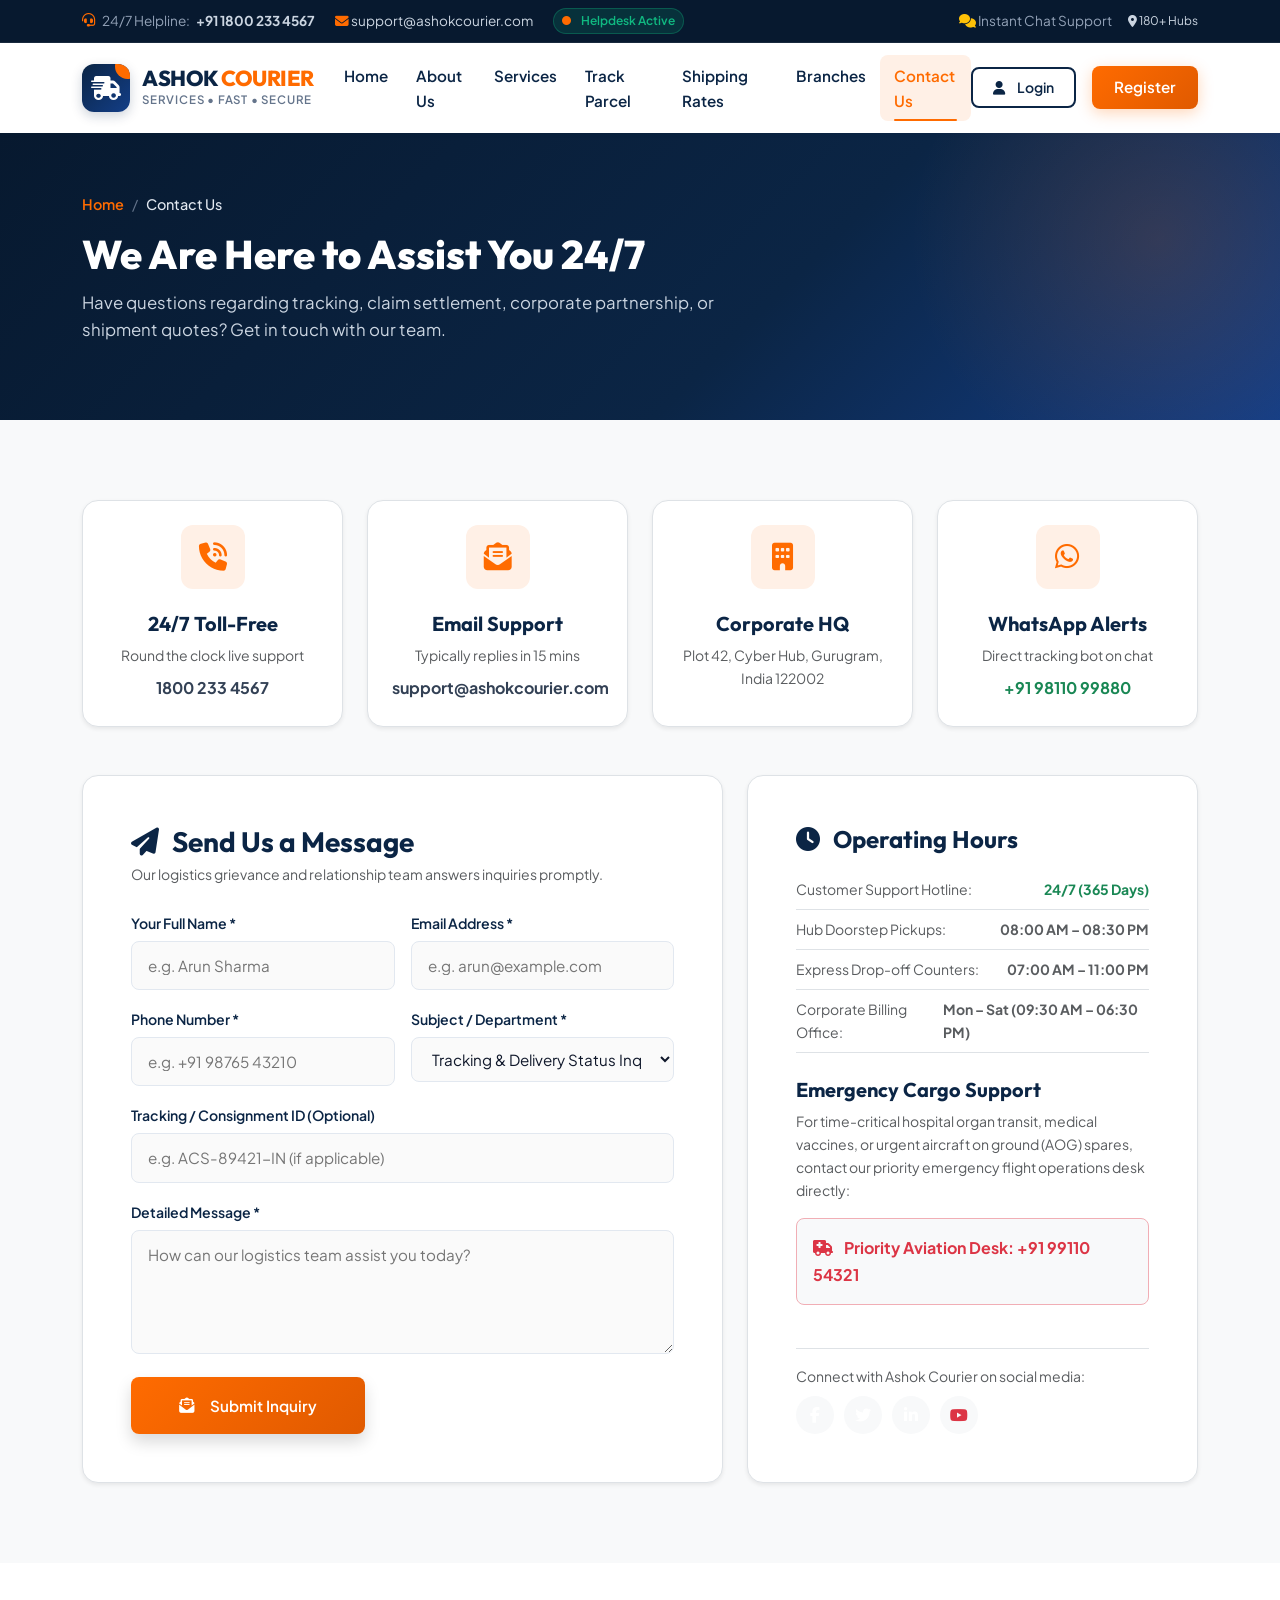
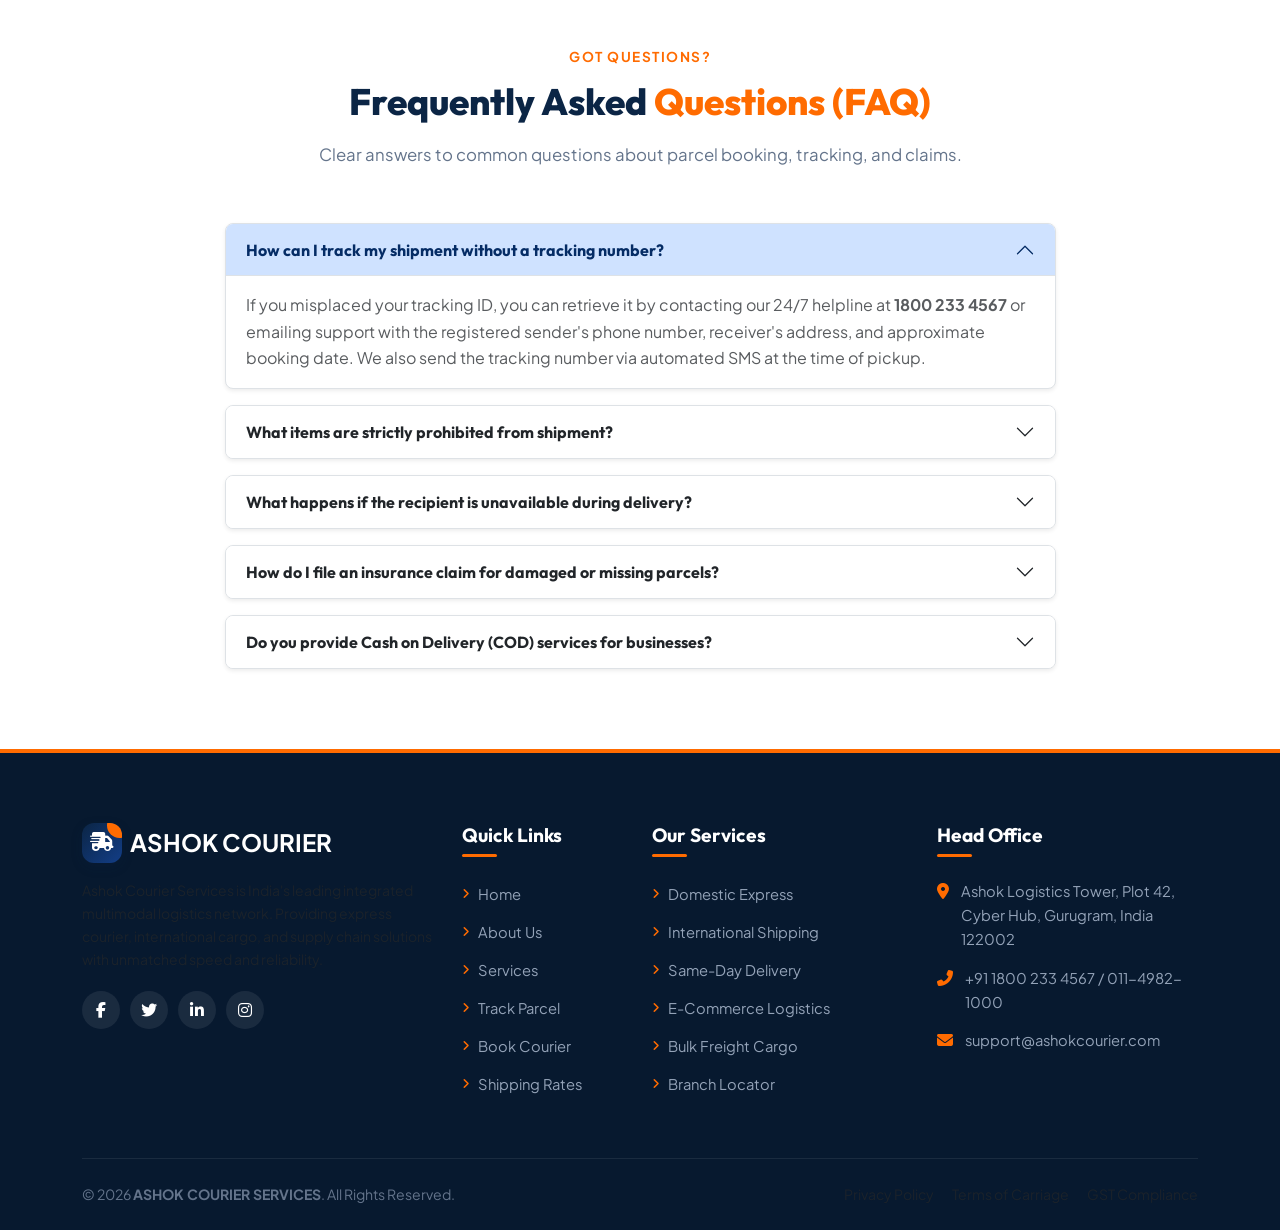
<file: Ashok/ashok-courier/contact.html>
<!DOCTYPE html>
<html lang="en">
<head>
  <meta charset="UTF-8">
  <meta name="viewport" content="width=device-width, initial-scale=1.0">
  <title>Contact Us & Support | Ashok Courier Services</title>
  <!-- Google Fonts -->
  <link rel="preconnect" href="https://fonts.googleapis.com">
  <link rel="preconnect" href="https://fonts.gstatic.com" crossorigin>
  <link href="https://fonts.googleapis.com/css2?family=Outfit:wght@400;500;600;700;800&family=Plus+Jakarta+Sans:wght@300;400;500;600;700;800&display=swap" rel="stylesheet">
  <!-- Font Awesome -->
  <link rel="stylesheet" href="https://cdnjs.cloudflare.com/ajax/libs/font-awesome/6.5.1/css/all.min.css">
  <!-- Bootstrap 5 CSS -->
  <link href="https://cdn.jsdelivr.net/npm/bootstrap@5.3.3/dist/css/bootstrap.min.css" rel="stylesheet">
  <!-- Custom CSS -->
  <link rel="stylesheet" href="css/style.css">
</head>
<body>

  <!-- Top Header Bar -->
  <header class="top-header">
    <div class="container">
      <div class="row align-items-center">
        <div class="col-lg-7 col-md-8">
          <div class="top-header-info">
            <span><i class="fas fa-headset"></i> 24/7 Helpline: <a href="tel:18002334567" class="fw-bold">+91 1800 233 4567</a></span>
            <span class="d-none d-sm-inline"><i class="fas fa-envelope"></i> <a href="mailto:support@ashokcourier.com">support@ashokcourier.com</a></span>
            <span class="badge-247"><i class="fas fa-circle fa-xs me-1"></i> Helpdesk Active</span>
          </div>
        </div>
        <div class="col-lg-5 col-md-4 text-end d-none d-md-block">
          <div class="top-header-actions">
            <span><i class="fas fa-comments text-warning"></i> Instant Chat Support</span>
            <a href="branches.html" class="small"><i class="fas fa-map-marker-alt"></i> 180+ Hubs</a>
          </div>
        </div>
      </div>
    </div>
  </header>

  <!-- Main Navigation Bar -->
  <nav class="navbar navbar-expand-lg main-navbar">
    <div class="container">
      <a class="navbar-brand brand-container" href="index.html">
        <div class="brand-logo-icon">
          <i class="fas fa-shipping-fast"></i>
        </div>
        <div class="brand-text">
          <span class="brand-name">ASHOK <span>COURIER</span></span>
          <span class="brand-tagline">Services &bull; Fast &bull; Secure</span>
        </div>
      </a>

      <button class="navbar-toggler border-0 shadow-none" type="button" data-bs-toggle="collapse" data-bs-target="#mainNavbarNav" aria-controls="mainNavbarNav" aria-expanded="false" aria-label="Toggle navigation">
        <i class="fas fa-bars fa-lg text-navy"></i>
      </button>

      <div class="collapse navbar-collapse" id="mainNavbarNav">
        <ul class="navbar-nav mx-auto mb-2 mb-lg-0">
          <li class="nav-item"><a class="nav-link nav-link-custom" href="index.html">Home</a></li>
          <li class="nav-item"><a class="nav-link nav-link-custom" href="about.html">About Us</a></li>
          <li class="nav-item"><a class="nav-link nav-link-custom" href="services.html">Services</a></li>
          <li class="nav-item"><a class="nav-link nav-link-custom" href="tracking.html">Track Parcel</a></li>
          <li class="nav-item"><a class="nav-link nav-link-custom" href="rates.html">Shipping Rates</a></li>
          <li class="nav-item"><a class="nav-link nav-link-custom" href="branches.html">Branches</a></li>
          <li class="nav-item"><a class="nav-link nav-link-custom active" href="contact.html">Contact Us</a></li>
        </ul>

        <div class="d-flex align-items-center gap-2" id="navAuthContainer">
          <a href="login.html" class="btn btn-sm btn-outline-navy me-1"><i class="fas fa-user me-1"></i> Login</a>
          <a href="booking.html" class="btn btn-sm btn-orange"><i class="fas fa-box me-1"></i> Book Courier</a>
        </div>
      </div>
    </div>
  </nav>

  <!-- Subpage Banner -->
  <section class="page-banner">
    <div class="container position-relative" style="z-index: 2;">
      <div class="breadcrumb-custom">
        <a href="index.html">Home</a>
        <span class="separator">/</span>
        <span class="active">Contact Us</span>
      </div>
      <h1 class="page-banner-title">We Are Here to Assist You 24/7</h1>
      <p class="page-banner-desc">
        Have questions regarding tracking, claim settlement, corporate partnership, or shipment quotes? Get in touch with our team.
      </p>
    </div>
  </section>

  <!-- Contact Cards & Form -->
  <section class="section-py bg-light">
    <div class="container">
      <!-- 4 Quick Contact Cards -->
      <div class="row g-4 mb-5">
        <div class="col-lg-3 col-sm-6">
          <div class="bg-white p-4 rounded-4 shadow-sm border text-center h-100">
            <div class="why-card-icon mx-auto"><i class="fas fa-phone-volume"></i></div>
            <h5 class="fw-bold text-navy">24/7 Toll-Free</h5>
            <p class="text-muted small mb-2">Round the clock live support</p>
            <a href="tel:18002334567" class="fw-bold text-orange text-decoration-none">1800 233 4567</a>
          </div>
        </div>

        <div class="col-lg-3 col-sm-6">
          <div class="bg-white p-4 rounded-4 shadow-sm border text-center h-100">
            <div class="why-card-icon mx-auto"><i class="fas fa-envelope-open-text"></i></div>
            <h5 class="fw-bold text-navy">Email Support</h5>
            <p class="text-muted small mb-2">Typically replies in 15 mins</p>
            <a href="mailto:support@ashokcourier.com" class="fw-bold text-navy text-decoration-none">support@ashokcourier.com</a>
          </div>
        </div>

        <div class="col-lg-3 col-sm-6">
          <div class="bg-white p-4 rounded-4 shadow-sm border text-center h-100">
            <div class="why-card-icon mx-auto"><i class="fas fa-building"></i></div>
            <h5 class="fw-bold text-navy">Corporate HQ</h5>
            <p class="text-muted small mb-0">Plot 42, Cyber Hub, Gurugram, India 122002</p>
          </div>
        </div>

        <div class="col-lg-3 col-sm-6">
          <div class="bg-white p-4 rounded-4 shadow-sm border text-center h-100">
            <div class="why-card-icon mx-auto"><i class="fab fa-whatsapp"></i></div>
            <h5 class="fw-bold text-navy">WhatsApp Alerts</h5>
            <p class="text-muted small mb-2">Direct tracking bot on chat</p>
            <a href="javascript:void(0)" class="fw-bold text-success text-decoration-none">+91 98110 99880</a>
          </div>
        </div>
      </div>

      <!-- Main Contact Form & Working Hours -->
      <div class="row g-4">
        <!-- Form Left -->
        <div class="col-lg-7">
          <div class="bg-white p-4 p-md-5 rounded-4 shadow-sm border">
            <h3 class="fw-bold text-navy mb-1"><i class="fas fa-paper-plane text-orange me-2"></i> Send Us a Message</h3>
            <p class="text-muted small mb-4">Our logistics grievance and relationship team answers inquiries promptly.</p>

            <form id="contactForm">
              <div class="row g-3">
                <div class="col-md-6">
                  <label class="form-label-custom">Your Full Name *</label>
                  <input type="text" id="contactName" class="form-control-custom" placeholder="e.g. Arun Sharma" required>
                </div>
                <div class="col-md-6">
                  <label class="form-label-custom">Email Address *</label>
                  <input type="email" id="contactEmail" class="form-control-custom" placeholder="e.g. arun@example.com" required>
                </div>
                <div class="col-md-6">
                  <label class="form-label-custom">Phone Number *</label>
                  <input type="tel" id="contactPhone" class="form-control-custom" placeholder="e.g. +91 98765 43210" required>
                </div>
                <div class="col-md-6">
                  <label class="form-label-custom">Subject / Department *</label>
                  <select id="contactSubject" class="form-select-custom" required>
                    <option value="Tracking Assistance">Tracking & Delivery Status Inquiry</option>
                    <option value="Pickup Rescheduling">Pickup Rescheduling / Cancellation</option>
                    <option value="Corporate Partnership">Corporate & E-Commerce Account Inquiry</option>
                    <option value="Billing & Invoicing">Billing, Invoice or Payment Question</option>
                    <option value="Claim & Insurance">Transit Damage Claim / Insurance</option>
                    <option value="General Feedback">General Feedback or Suggestion</option>
                  </select>
                </div>
                <div class="col-12">
                  <label class="form-label-custom">Tracking / Consignment ID (Optional)</label>
                  <input type="text" id="contactWaybill" class="form-control-custom" placeholder="e.g. ACS-89421-IN (if applicable)">
                </div>
                <div class="col-12">
                  <label class="form-label-custom">Detailed Message *</label>
                  <textarea id="contactMessage" class="form-control-custom" rows="4" placeholder="How can our logistics team assist you today?" required></textarea>
                </div>
                <div class="col-12">
                  <button type="submit" id="contactSubmitBtn" class="btn-orange py-3 px-5 shadow">
                    <i class="fas fa-envelope-open-text me-2"></i> Submit Inquiry
                  </button>
                </div>
              </div>
            </form>
          </div>
        </div>

        <!-- Helpdesk & Office Hours Info Right -->
        <div class="col-lg-5">
          <div class="bg-white p-4 p-md-5 rounded-4 shadow-sm border h-100 d-flex flex-column justify-content-between">
            <div>
              <h4 class="fw-bold text-navy mb-3"><i class="fas fa-clock text-orange me-2"></i> Operating Hours</h4>
              <ul class="list-unstyled text-muted small mb-4">
                <li class="d-flex justify-content-between py-2 border-bottom">
                  <span>Customer Support Hotline:</span>
                  <strong class="text-success">24/7 (365 Days)</strong>
                </li>
                <li class="d-flex justify-content-between py-2 border-bottom">
                  <span>Hub Doorstep Pickups:</span>
                  <strong class="text-navy">08:00 AM – 08:30 PM</strong>
                </li>
                <li class="d-flex justify-content-between py-2 border-bottom">
                  <span>Express Drop-off Counters:</span>
                  <strong class="text-navy">07:00 AM – 11:00 PM</strong>
                </li>
                <li class="d-flex justify-content-between py-2 border-bottom">
                  <span>Corporate Billing Office:</span>
                  <strong class="text-navy">Mon – Sat (09:30 AM – 06:30 PM)</strong>
                </li>
              </ul>

              <h5 class="fw-bold text-navy mb-2">Emergency Cargo Support</h5>
              <p class="text-muted small">
                For time-critical hospital organ transit, medical vaccines, or urgent aircraft on ground (AOG) spares, contact our priority emergency flight operations desk directly:
              </p>
              <div class="p-3 rounded-3 bg-light border border-danger-subtle mb-4">
                <i class="fas fa-ambulance text-danger me-2"></i>
                <strong class="text-danger">Priority Aviation Desk: +91 99110 54321</strong>
              </div>
            </div>

            <div class="pt-3 border-top">
              <span class="text-muted small d-block mb-2">Connect with Ashok Courier on social media:</span>
              <div class="footer-social-links mt-0">
                <a href="javascript:void(0)" class="footer-social-btn bg-light text-navy"><i class="fab fa-facebook-f"></i></a>
                <a href="javascript:void(0)" class="footer-social-btn bg-light text-navy"><i class="fab fa-twitter"></i></a>
                <a href="javascript:void(0)" class="footer-social-btn bg-light text-navy"><i class="fab fa-linkedin-in"></i></a>
                <a href="javascript:void(0)" class="footer-social-btn bg-light text-navy"><i class="fab fa-youtube text-danger"></i></a>
              </div>
            </div>
          </div>
        </div>
      </div>
    </div>
  </section>

  <!-- Frequently Asked Questions (FAQ) Accordion -->
  <section class="section-py bg-white">
    <div class="container">
      <div class="section-header">
        <span class="section-subtitle">Got Questions?</span>
        <h2 class="section-title">Frequently Asked <span>Questions (FAQ)</span></h2>
        <p class="section-desc">Clear answers to common questions about parcel booking, tracking, and claims.</p>
      </div>

      <div class="row justify-content-center">
        <div class="col-lg-9">
          <div class="accordion" id="faqAccordion">
            <!-- Q1 -->
            <div class="accordion-item mb-3 border rounded-3 overflow-hidden shadow-sm">
              <h2 class="accordion-header" id="headingOne">
                <button class="accordion-button fw-bold text-navy" type="button" data-bs-toggle="collapse" data-bs-target="#collapseOne" aria-expanded="true" aria-controls="collapseOne">
                  How can I track my shipment without a tracking number?
                </button>
              </h2>
              <div id="collapseOne" class="accordion-collapse collapse show" aria-labelledby="headingOne" data-bs-parent="#faqAccordion">
                <div class="accordion-body text-muted">
                  If you misplaced your tracking ID, you can retrieve it by contacting our 24/7 helpline at <strong>1800 233 4567</strong> or emailing support with the registered sender's phone number, receiver's address, and approximate booking date. We also send the tracking number via automated SMS at the time of pickup.
                </div>
              </div>
            </div>

            <!-- Q2 -->
            <div class="accordion-item mb-3 border rounded-3 overflow-hidden shadow-sm">
              <h2 class="accordion-header" id="headingTwo">
                <button class="accordion-button collapsed fw-bold text-navy" type="button" data-bs-toggle="collapse" data-bs-target="#collapseTwo" aria-expanded="false" aria-controls="collapseTwo">
                  What items are strictly prohibited from shipment?
                </button>
              </h2>
              <div id="collapseTwo" class="accordion-collapse collapse" aria-labelledby="headingTwo" data-bs-parent="#faqAccordion">
                <div class="accordion-body text-muted">
                  In compliance with civil aviation regulations, we do not transport hazardous chemicals, uncertified lithium batteries, flammable liquids, currency notes, live animals, illegal narcotics, or weapons. All packages undergo automated X-ray security scanning at our sorting hubs.
                </div>
              </div>
            </div>

            <!-- Q3 -->
            <div class="accordion-item mb-3 border rounded-3 overflow-hidden shadow-sm">
              <h2 class="accordion-header" id="headingThree">
                <button class="accordion-button collapsed fw-bold text-navy" type="button" data-bs-toggle="collapse" data-bs-target="#collapseThree" aria-expanded="false" aria-controls="collapseThree">
                  What happens if the recipient is unavailable during delivery?
                </button>
              </h2>
              <div id="collapseThree" class="accordion-collapse collapse" aria-labelledby="headingThree" data-bs-parent="#faqAccordion">
                <div class="accordion-body text-muted">
                  Our delivery executive makes up to three delivery attempts. If the consignee is unreachable, an automated SMS link is sent allowing the recipient to reschedule delivery to a preferred date, time slot, or authorize a neighbor's signature.
                </div>
              </div>
            </div>

            <!-- Q4 -->
            <div class="accordion-item mb-3 border rounded-3 overflow-hidden shadow-sm">
              <h2 class="accordion-header" id="headingFour">
                <button class="accordion-button collapsed fw-bold text-navy" type="button" data-bs-toggle="collapse" data-bs-target="#collapseFour" aria-expanded="false" aria-controls="collapseFour">
                  How do I file an insurance claim for damaged or missing parcels?
                </button>
              </h2>
              <div id="collapseFour" class="accordion-collapse collapse" aria-labelledby="headingFour" data-bs-parent="#faqAccordion">
                <div class="accordion-body text-muted">
                  For insured shipments, claims can be submitted within 7 days of delivery. Simply upload photos of the parcel packaging along with your invoice to our support portal or email claims@ashokcourier.com. Our claims desk investigates and settles verified claims within 3 business days.
                </div>
              </div>
            </div>

            <!-- Q5 -->
            <div class="accordion-item border rounded-3 overflow-hidden shadow-sm">
              <h2 class="accordion-header" id="headingFive">
                <button class="accordion-button collapsed fw-bold text-navy" type="button" data-bs-toggle="collapse" data-bs-target="#collapseFive" aria-expanded="false" aria-controls="collapseFive">
                  Do you provide Cash on Delivery (COD) services for businesses?
                </button>
              </h2>
              <div id="collapseFive" class="accordion-collapse collapse" aria-labelledby="headingFive" data-bs-parent="#faqAccordion">
                <div class="accordion-body text-muted">
                  Yes! We offer automated Cash on Delivery (COD) collection across 19,500+ pin codes. Payouts are reconciled and transferred directly to the seller's bank account on a bi-weekly or weekly cycle with complete online ledger transparency.
                </div>
              </div>
            </div>
          </div>
        </div>
      </div>
    </div>
  </section>

  <!-- Footer -->
  <footer class="main-footer">
    <div class="container">
      <div class="row g-4">
        <div class="col-lg-4 col-md-6">
          <div class="d-flex align-items-center gap-2 mb-3">
            <div class="brand-logo-icon" style="width: 40px; height: 40px; font-size: 1.2rem;"><i class="fas fa-shipping-fast"></i></div>
            <span class="fs-4 fw-bold text-white">ASHOK <span class="text-orange">COURIER</span></span>
          </div>
          <p class="small text-muted mb-3">
            Ashok Courier Services is India's leading integrated multimodal logistics network. Providing express courier, international cargo, and supply chain solutions with unmatched speed and reliability.
          </p>
          <div class="footer-social-links">
            <a href="javascript:void(0)" class="footer-social-btn"><i class="fab fa-facebook-f"></i></a>
            <a href="javascript:void(0)" class="footer-social-btn"><i class="fab fa-twitter"></i></a>
            <a href="javascript:void(0)" class="footer-social-btn"><i class="fab fa-linkedin-in"></i></a>
            <a href="javascript:void(0)" class="footer-social-btn"><i class="fab fa-instagram"></i></a>
          </div>
        </div>
        <div class="col-lg-2 col-md-6 col-6">
          <h5 class="footer-widget-title">Quick Links</h5>
          <ul class="footer-links">
            <li><a href="index.html"><i class="fas fa-angle-right"></i> Home</a></li>
            <li><a href="about.html"><i class="fas fa-angle-right"></i> About Us</a></li>
            <li><a href="services.html"><i class="fas fa-angle-right"></i> Services</a></li>
            <li><a href="tracking.html"><i class="fas fa-angle-right"></i> Track Parcel</a></li>
            <li><a href="booking.html"><i class="fas fa-angle-right"></i> Book Courier</a></li>
            <li><a href="rates.html"><i class="fas fa-angle-right"></i> Shipping Rates</a></li>
          </ul>
        </div>
        <div class="col-lg-3 col-md-6 col-6">
          <h5 class="footer-widget-title">Our Services</h5>
          <ul class="footer-links">
            <li><a href="services.html"><i class="fas fa-angle-right"></i> Domestic Express</a></li>
            <li><a href="services.html"><i class="fas fa-angle-right"></i> International Shipping</a></li>
            <li><a href="services.html"><i class="fas fa-angle-right"></i> Same-Day Delivery</a></li>
            <li><a href="services.html"><i class="fas fa-angle-right"></i> E-Commerce Logistics</a></li>
            <li><a href="services.html"><i class="fas fa-angle-right"></i> Bulk Freight Cargo</a></li>
            <li><a href="branches.html"><i class="fas fa-angle-right"></i> Branch Locator</a></li>
          </ul>
        </div>
        <div class="col-lg-3 col-md-6">
          <h5 class="footer-widget-title">Head Office</h5>
          <div class="footer-contact-item"><i class="fas fa-map-marker-alt"></i><span>Ashok Logistics Tower, Plot 42, Cyber Hub, Gurugram, India 122002</span></div>
          <div class="footer-contact-item"><i class="fas fa-phone-alt"></i><span>+91 1800 233 4567 / 011-4982-1000</span></div>
          <div class="footer-contact-item"><i class="fas fa-envelope"></i><span>support@ashokcourier.com</span></div>
        </div>
      </div>
      <div class="footer-bottom text-center">
        <div class="row align-items-center">
          <div class="col-md-6 text-md-start mb-2 mb-md-0">&copy; 2026 <strong>ASHOK COURIER SERVICES</strong>. All Rights Reserved.</div>
          <div class="col-md-6 text-md-end">
            <a href="contact.html" class="text-muted me-3">Privacy Policy</a>
            <a href="contact.html" class="text-muted me-3">Terms of Carriage</a>
            <a href="contact.html" class="text-muted">GST Compliance</a>
          </div>
        </div>
      </div>
    </div>
  </footer>

  <button id="backToTopBtn" class="back-to-top-btn" title="Back to top"><i class="fas fa-arrow-up"></i></button>

  <script src="https://cdn.jsdelivr.net/npm/bootstrap@5.3.3/dist/js/bootstrap.bundle.min.js"></script>
  <script src="js/script.js"></script>
  <script>
    document.addEventListener('DOMContentLoaded', function () {
      const form = document.getElementById('contactForm');
      if (form) {
        form.addEventListener('submit', function (e) {
          e.preventDefault();
          const btn = document.getElementById('contactSubmitBtn');
          btn.disabled = true;
          btn.innerHTML = `<i class="fas fa-spinner fa-spin me-2"></i> Transmitting Message...`;

          const msgData = {
            name: document.getElementById('contactName').value.trim(),
            email: document.getElementById('contactEmail').value.trim(),
            phone: document.getElementById('contactPhone').value.trim(),
            subject: document.getElementById('contactSubject').value,
            waybill: document.getElementById('contactWaybill').value.trim(),
            message: document.getElementById('contactMessage').value.trim(),
            timestamp: new Date().toISOString()
          };

          setTimeout(() => {
            // Save to localStorage['acs_messages']
            let messages = [];
            try {
              messages = JSON.parse(localStorage.getItem('acs_messages') || '[]');
            } catch (err) {
              messages = [];
            }
            messages.push(msgData);
            localStorage.setItem('acs_messages', JSON.stringify(messages));

            btn.disabled = false;
            btn.innerHTML = `<i class="fas fa-check me-2"></i> Message Transmitted!`;
            form.reset();

            if (typeof showToast === 'function') {
              showToast('Thank you! Your message has been received by our support team.', 'success');
            } else {
              alert('Message sent successfully!');
            }
          }, 800);
        });
      }
    });
  </script>
</body>
</html>
</file>
<file: Ashok/css/style.css>
/* ==========================================================================
   ASHOK COURIER SERVICES - Modern Responsive Design System
   Brand Colors: Navy Blue (#0B2545, #133E87), White (#FFFFFF), Orange (#FF6B00)
   ========================================================================== */

@import url('https://fonts.googleapis.com/css2?family=Plus+Jakarta+Sans:wght@300;400;500;600;700;800&family=Outfit:wght@400;500;600;700;800&display=swap');

:root {
  /* Brand Primary Colors */
  --navy-dark: #07192F;
  --navy-primary: #0B2545;
  --navy-medium: #133E87;
  --navy-light: #1D56B3;
  --navy-subtle: #EBF2FA;
  
  /* Brand Accent Colors */
  --orange-primary: #FF6B00;
  --orange-hover: #E05A00;
  --orange-dark: #C44C00;
  --orange-light: #FFF0E6;
  --orange-glow: rgba(255, 107, 0, 0.25);

  /* Neutrals */
  --white: #FFFFFF;
  --bg-light: #F8FAFC;
  --bg-card: #FFFFFF;
  --border-light: #E2E8F0;
  --border-dark: #CBD5E1;
  --text-main: #0F172A;
  --text-body: #334155;
  --text-muted: #64748B;
  --text-light: #94A3B8;

  /* Status Colors */
  --status-booked: #64748B;
  --status-picked: #6366F1;
  --status-transit: #0284C7;
  --status-out: #D97706;
  --status-delivered: #10B981;
  --status-cancelled: #EF4444;

  /* Typography */
  --font-heading: 'Outfit', sans-serif;
  --font-body: 'Plus Jakarta Sans', sans-serif;

  /* Transitions & Shadows */
  --transition: all 0.3s cubic-bezier(0.16, 1, 0.3, 1);
  --shadow-sm: 0 2px 4px rgba(11, 37, 69, 0.05);
  --shadow-md: 0 6px 18px rgba(11, 37, 69, 0.08);
  --shadow-lg: 0 14px 34px rgba(11, 37, 69, 0.12);
  --shadow-hover: 0 20px 40px rgba(11, 37, 69, 0.15);
  --shadow-orange: 0 8px 25px rgba(255, 107, 0, 0.3);
  --radius-sm: 8px;
  --radius-md: 12px;
  --radius-lg: 18px;
  --radius-xl: 24px;
}

/* Base Styles */
* {
  margin: 0;
  padding: 0;
  box-sizing: border-box;
}

html {
  scroll-behavior: smooth;
}

body {
  font-family: var(--font-body);
  color: var(--text-body);
  background-color: var(--bg-light);
  line-height: 1.65;
  overflow-x: hidden;
  -webkit-font-smoothing: antialiased;
}

h1, h2, h3, h4, h5, h6 {
  font-family: var(--font-heading);
  color: var(--navy-primary);
  font-weight: 700;
  line-height: 1.25;
}

a {
  text-decoration: none;
  color: inherit;
  transition: var(--transition);
}

img {
  max-width: 100%;
  height: auto;
  display: block;
}

/* ==========================================================================
   Top Header Bar
   ========================================================================== */
.top-header {
  background: var(--navy-dark);
  color: #94A3B8;
  font-size: 0.85rem;
  padding: 8px 0;
  border-bottom: 1px solid rgba(255, 255, 255, 0.08);
}

.top-header a {
  color: #CBD5E1;
}

.top-header a:hover {
  color: var(--orange-primary);
}

.top-header-info {
  display: flex;
  gap: 20px;
  align-items: center;
}

.top-header-info span, .top-header-info a {
  display: inline-flex;
  align-items: center;
  gap: 6px;
}

.top-header-info i {
  color: var(--orange-primary);
}

.top-header-actions {
  display: flex;
  align-items: center;
  gap: 16px;
  justify-content: flex-end;
}

.badge-247 {
  background: rgba(16, 185, 129, 0.15);
  color: #10B981;
  padding: 2px 8px;
  border-radius: 20px;
  font-weight: 600;
  font-size: 0.75rem;
  border: 1px solid rgba(16, 185, 129, 0.3);
}

/* ==========================================================================
   Main Navbar
   ========================================================================== */
.main-navbar {
  background: var(--white);
  box-shadow: var(--shadow-sm);
  position: sticky;
  top: 0;
  z-index: 1020;
  transition: var(--transition);
  padding: 12px 0;
}

.main-navbar.scrolled {
  box-shadow: var(--shadow-md);
  padding: 8px 0;
}

.brand-container {
  display: flex;
  align-items: center;
  gap: 12px;
}

.brand-logo-icon {
  width: 48px;
  height: 48px;
  background: linear-gradient(135deg, var(--navy-primary) 0%, var(--navy-medium) 100%);
  border-radius: var(--radius-md);
  display: flex;
  align-items: center;
  justify-content: center;
  color: var(--white);
  font-size: 1.5rem;
  box-shadow: 0 4px 12px rgba(11, 37, 69, 0.2);
  position: relative;
  overflow: hidden;
}

.brand-logo-icon::after {
  content: '';
  position: absolute;
  top: -10px;
  right: -10px;
  width: 25px;
  height: 25px;
  background: var(--orange-primary);
  border-radius: 50%;
}

.brand-text {
  display: flex;
  flex-direction: column;
}

.brand-name {
  font-family: var(--font-heading);
  font-weight: 800;
  font-size: 1.35rem;
  color: var(--navy-primary);
  letter-spacing: -0.5px;
  line-height: 1.1;
}

.brand-name span {
  color: var(--orange-primary);
}

.brand-tagline {
  font-size: 0.72rem;
  color: var(--text-muted);
  font-weight: 600;
  letter-spacing: 0.8px;
  text-transform: uppercase;
}

/* Nav links */
.nav-link-custom {
  font-weight: 600;
  font-size: 0.95rem;
  color: var(--navy-primary) !important;
  padding: 8px 14px !important;
  border-radius: var(--radius-sm);
  transition: var(--transition);
  position: relative;
}

.nav-link-custom:hover {
  color: var(--orange-primary) !important;
  background-color: var(--orange-light);
}

.nav-link-custom.active {
  color: var(--orange-primary) !important;
  background-color: var(--orange-light);
}

.nav-link-custom.active::after {
  content: '';
  position: absolute;
  bottom: 0;
  left: 14px;
  right: 14px;
  height: 2px;
  background-color: var(--orange-primary);
  border-radius: 2px;
}

/* Custom Buttons */
.btn-orange {
  background: linear-gradient(135deg, var(--orange-primary) 0%, var(--orange-hover) 100%);
  color: var(--white);
  font-weight: 600;
  font-size: 0.95rem;
  padding: 10px 22px;
  border-radius: var(--radius-sm);
  border: none;
  box-shadow: 0 4px 15px rgba(255, 107, 0, 0.28);
  transition: var(--transition);
  display: inline-flex;
  align-items: center;
  justify-content: center;
  gap: 8px;
}

.btn-orange:hover, .btn-orange:focus {
  background: linear-gradient(135deg, var(--orange-hover) 0%, var(--orange-dark) 100%);
  color: var(--white);
  transform: translateY(-2px);
  box-shadow: var(--shadow-orange);
}

.btn-navy {
  background: linear-gradient(135deg, var(--navy-primary) 0%, var(--navy-medium) 100%);
  color: var(--white);
  font-weight: 600;
  font-size: 0.95rem;
  padding: 10px 22px;
  border-radius: var(--radius-sm);
  border: none;
  box-shadow: 0 4px 15px rgba(11, 37, 69, 0.25);
  transition: var(--transition);
  display: inline-flex;
  align-items: center;
  justify-content: center;
  gap: 8px;
}

.btn-navy:hover, .btn-navy:focus {
  background: linear-gradient(135deg, var(--navy-dark) 0%, var(--navy-primary) 100%);
  color: var(--white);
  transform: translateY(-2px);
  box-shadow: 0 8px 25px rgba(11, 37, 69, 0.35);
}

.btn-outline-navy {
  background: transparent;
  color: var(--navy-primary);
  border: 2px solid var(--navy-primary);
  font-weight: 600;
  padding: 8px 20px;
  border-radius: var(--radius-sm);
  transition: var(--transition);
  display: inline-flex;
  align-items: center;
  gap: 8px;
}

.btn-outline-navy:hover {
  background: var(--navy-primary);
  color: var(--white);
}

.btn-outline-orange {
  background: transparent;
  color: var(--orange-primary);
  border: 2px solid var(--orange-primary);
  font-weight: 600;
  padding: 8px 20px;
  border-radius: var(--radius-sm);
  transition: var(--transition);
  display: inline-flex;
  align-items: center;
  gap: 8px;
}

.btn-outline-orange:hover {
  background: var(--orange-primary);
  color: var(--white);
}

.btn-white {
  background: var(--white);
  color: var(--navy-primary);
  font-weight: 600;
  padding: 10px 24px;
  border-radius: var(--radius-sm);
  border: none;
  box-shadow: var(--shadow-md);
  transition: var(--transition);
  display: inline-flex;
  align-items: center;
  gap: 8px;
}

.btn-white:hover {
  background: #F1F5F9;
  color: var(--orange-primary);
  transform: translateY(-2px);
}

/* User Account Button in Navbar */
.user-menu-btn {
  display: flex;
  align-items: center;
  gap: 8px;
  padding: 6px 14px;
  background: var(--navy-subtle);
  border-radius: 30px;
  color: var(--navy-primary);
  font-weight: 600;
  font-size: 0.9rem;
  border: 1px solid var(--border-light);
  cursor: pointer;
  transition: var(--transition);
}

.user-menu-btn:hover {
  background: #DCE8F8;
}

.user-avatar-sm {
  width: 28px;
  height: 28px;
  background: var(--orange-primary);
  color: var(--white);
  border-radius: 50%;
  display: flex;
  align-items: center;
  justify-content: center;
  font-size: 0.78rem;
  font-weight: 700;
}

/* ==========================================================================
   Hero Section
   ========================================================================== */
.hero-section {
  position: relative;
  background: linear-gradient(135deg, rgba(7, 25, 47, 0.92) 0%, rgba(11, 37, 69, 0.88) 100%), 
              url('https://images.unsplash.com/photo-1586528116311-ad8dd3c8310d?auto=format&fit=crop&w=1600&q=80') center/cover no-repeat;
  color: var(--white);
  padding: 90px 0 110px 0;
  overflow: hidden;
}

.hero-shape-divider {
  position: absolute;
  bottom: 0;
  left: 0;
  width: 100%;
  overflow: hidden;
  line-height: 0;
  transform: rotate(180deg);
}

.hero-shape-divider svg {
  position: relative;
  display: block;
  width: calc(100% + 1.3px);
  height: 48px;
}

.hero-shape-divider .shape-fill {
  fill: var(--bg-light);
}

.hero-badge {
  display: inline-flex;
  align-items: center;
  gap: 8px;
  background: rgba(255, 107, 0, 0.15);
  border: 1px solid rgba(255, 107, 0, 0.35);
  color: #FFA459;
  padding: 6px 16px;
  border-radius: 30px;
  font-weight: 600;
  font-size: 0.85rem;
  letter-spacing: 0.5px;
  text-transform: uppercase;
  margin-bottom: 20px;
}

.hero-title {
  font-size: 3.2rem;
  font-weight: 800;
  color: var(--white);
  line-height: 1.18;
  margin-bottom: 20px;
}

.hero-title span {
  color: var(--orange-primary);
  position: relative;
  display: inline-block;
}

.hero-title span::after {
  content: '';
  position: absolute;
  bottom: 4px;
  left: 0;
  width: 100%;
  height: 6px;
  background: rgba(255, 107, 0, 0.4);
  border-radius: 4px;
  z-index: -1;
}

.hero-subtitle {
  font-size: 1.15rem;
  color: #CBD5E1;
  margin-bottom: 35px;
  max-width: 620px;
  font-weight: 400;
}

/* Quick Track Box */
.hero-track-box {
  background: rgba(255, 255, 255, 0.98);
  backdrop-filter: blur(10px);
  padding: 28px;
  border-radius: var(--radius-lg);
  box-shadow: 0 20px 50px rgba(0, 0, 0, 0.35);
  border: 1px solid rgba(255, 255, 255, 0.2);
  color: var(--text-main);
}

.track-input-group {
  display: flex;
  box-shadow: 0 4px 12px rgba(0, 0, 0, 0.08);
  border-radius: var(--radius-sm);
  overflow: hidden;
  border: 2px solid var(--border-light);
  transition: var(--transition);
}

.track-input-group:focus-within {
  border-color: var(--orange-primary);
  box-shadow: 0 0 0 3px var(--orange-glow);
}

.track-input-group .input-icon {
  background: var(--white);
  padding: 0 16px;
  display: flex;
  align-items: center;
  color: var(--text-muted);
  font-size: 1.2rem;
}

.track-input-group input {
  border: none;
  padding: 14px 16px;
  font-size: 1rem;
  font-weight: 500;
  width: 100%;
  outline: none;
}

.sample-ids-list {
  display: flex;
  flex-wrap: wrap;
  gap: 8px;
  align-items: center;
  margin-top: 14px;
}

.sample-id-chip {
  background: var(--navy-subtle);
  color: var(--navy-primary);
  border: 1px solid rgba(19, 62, 135, 0.2);
  padding: 3px 10px;
  border-radius: 20px;
  font-size: 0.78rem;
  font-weight: 600;
  cursor: pointer;
  transition: var(--transition);
  font-family: monospace;
}

.sample-id-chip:hover {
  background: var(--orange-primary);
  color: var(--white);
  border-color: var(--orange-primary);
}

/* ==========================================================================
   Page Headers / Subpage Banners
   ========================================================================== */
.page-banner {
  background: linear-gradient(135deg, var(--navy-dark) 0%, var(--navy-primary) 60%, var(--navy-medium) 100%);
  color: var(--white);
  padding: 60px 0;
  position: relative;
  overflow: hidden;
}

.page-banner::before {
  content: '';
  position: absolute;
  top: -50%;
  right: -10%;
  width: 500px;
  height: 500px;
  background: radial-gradient(circle, rgba(255, 107, 0, 0.15) 0%, transparent 70%);
  border-radius: 50%;
}

.page-banner-title {
  font-size: 2.5rem;
  font-weight: 800;
  color: var(--white);
  margin-bottom: 10px;
}

.page-banner-desc {
  font-size: 1.05rem;
  color: #CBD5E1;
  max-width: 650px;
}

.breadcrumb-custom {
  display: flex;
  align-items: center;
  gap: 8px;
  font-size: 0.9rem;
  margin-bottom: 12px;
}

.breadcrumb-custom a {
  color: var(--orange-primary);
  font-weight: 600;
}

.breadcrumb-custom a:hover {
  text-decoration: underline;
}

.breadcrumb-custom .separator {
  color: #64748B;
}

.breadcrumb-custom span.active {
  color: #E2E8F0;
  font-weight: 500;
}

/* ==========================================================================
   Section Layouts & Headers
   ========================================================================== */
.section-py {
  padding: 80px 0;
}

.section-py-sm {
  padding: 50px 0;
}

.section-header {
  text-align: center;
  max-width: 720px;
  margin: 0 auto 55px auto;
}

.section-subtitle {
  display: inline-block;
  color: var(--orange-primary);
  font-weight: 700;
  font-size: 0.85rem;
  letter-spacing: 1.5px;
  text-transform: uppercase;
  margin-bottom: 10px;
}

.section-title {
  font-size: 2.3rem;
  font-weight: 800;
  color: var(--navy-primary);
  margin-bottom: 16px;
}

.section-title span {
  color: var(--orange-primary);
}

.section-desc {
  color: var(--text-muted);
  font-size: 1.05rem;
}

/* ==========================================================================
   Feature & Service Cards
   ========================================================================== */
.service-card {
  background: var(--white);
  border-radius: var(--radius-lg);
  overflow: hidden;
  box-shadow: var(--shadow-sm);
  border: 1px solid var(--border-light);
  transition: var(--transition);
  height: 100%;
  display: flex;
  flex-direction: column;
}

.service-card:hover {
  transform: translateY(-8px);
  box-shadow: var(--shadow-hover);
  border-color: rgba(255, 107, 0, 0.4);
}

.service-card-img-wrap {
  position: relative;
  height: 220px;
  overflow: hidden;
}

.service-card-img-wrap img {
  width: 100%;
  height: 100%;
  object-fit: cover;
  transition: transform 0.6s ease;
}

.service-card:hover .service-card-img-wrap img {
  transform: scale(1.08);
}

.service-card-badge {
  position: absolute;
  top: 15px;
  right: 15px;
  background: var(--orange-primary);
  color: var(--white);
  font-size: 0.75rem;
  font-weight: 700;
  padding: 4px 12px;
  border-radius: 20px;
  text-transform: uppercase;
  letter-spacing: 0.5px;
}

.service-card-icon {
  width: 54px;
  height: 54px;
  background: var(--white);
  border-radius: var(--radius-md);
  box-shadow: var(--shadow-md);
  display: flex;
  align-items: center;
  justify-content: center;
  color: var(--orange-primary);
  font-size: 1.5rem;
  position: absolute;
  bottom: -24px;
  left: 24px;
  z-index: 2;
  border: 2px solid var(--orange-light);
}

.service-card-body {
  padding: 38px 24px 24px 24px;
  flex-grow: 1;
  display: flex;
  flex-direction: column;
}

.service-card-title {
  font-size: 1.35rem;
  font-weight: 700;
  color: var(--navy-primary);
  margin-bottom: 12px;
}

.service-card-text {
  color: var(--text-muted);
  font-size: 0.95rem;
  margin-bottom: 20px;
  flex-grow: 1;
}

.service-features-list {
  list-style: none;
  padding: 0;
  margin-bottom: 22px;
}

.service-features-list li {
  font-size: 0.88rem;
  color: var(--text-body);
  margin-bottom: 8px;
  display: flex;
  align-items: center;
  gap: 8px;
}

.service-features-list li i {
  color: var(--orange-primary);
  font-size: 0.85rem;
}

/* Why Choose Cards */
.why-card {
  background: var(--white);
  border-radius: var(--radius-lg);
  padding: 32px 26px;
  box-shadow: var(--shadow-sm);
  border: 1px solid var(--border-light);
  transition: var(--transition);
  height: 100%;
}

.why-card:hover {
  transform: translateY(-6px);
  box-shadow: var(--shadow-lg);
  border-color: var(--orange-primary);
}

.why-card-icon {
  width: 64px;
  height: 64px;
  border-radius: var(--radius-md);
  background: var(--orange-light);
  color: var(--orange-primary);
  display: flex;
  align-items: center;
  justify-content: center;
  font-size: 1.75rem;
  margin-bottom: 22px;
  transition: var(--transition);
}

.why-card:hover .why-card-icon {
  background: var(--orange-primary);
  color: var(--white);
  transform: rotate(6deg) scale(1.05);
}

.why-card-title {
  font-size: 1.25rem;
  font-weight: 700;
  margin-bottom: 12px;
  color: var(--navy-primary);
}

.why-card-text {
  color: var(--text-muted);
  font-size: 0.93rem;
  line-height: 1.6;
}

/* Statistics Section */
.stats-section {
  background: linear-gradient(135deg, var(--navy-dark) 0%, var(--navy-primary) 100%);
  color: var(--white);
  padding: 70px 0;
  position: relative;
}

.stat-item {
  text-align: center;
  padding: 20px;
}

.stat-icon {
  font-size: 2.4rem;
  color: var(--orange-primary);
  margin-bottom: 15px;
}

.stat-number {
  font-family: var(--font-heading);
  font-size: 3rem;
  font-weight: 800;
  color: var(--white);
  line-height: 1;
  margin-bottom: 8px;
}

.stat-label {
  font-size: 1rem;
  color: #CBD5E1;
  font-weight: 500;
}

/* How It Works Steps */
.step-card {
  position: relative;
  text-align: center;
  padding: 30px 20px;
}

.step-number {
  width: 45px;
  height: 45px;
  background: var(--orange-primary);
  color: var(--white);
  font-weight: 800;
  font-size: 1.2rem;
  border-radius: 50%;
  display: flex;
  align-items: center;
  justify-content: center;
  margin: 0 auto 20px auto;
  box-shadow: var(--shadow-orange);
}

.step-icon {
  width: 80px;
  height: 80px;
  background: var(--white);
  border-radius: 50%;
  display: flex;
  align-items: center;
  justify-content: center;
  margin: 0 auto 22px auto;
  font-size: 2rem;
  color: var(--navy-primary);
  box-shadow: var(--shadow-md);
  border: 3px solid var(--orange-light);
}

/* ==========================================================================
   Visual Tracking System & Timeline
   ========================================================================== */
.track-result-card {
  background: var(--white);
  border-radius: var(--radius-xl);
  box-shadow: var(--shadow-lg);
  border: 1px solid var(--border-light);
  overflow: hidden;
  margin-top: 35px;
}

.track-header-bar {
  background: linear-gradient(135deg, var(--navy-primary) 0%, var(--navy-medium) 100%);
  color: var(--white);
  padding: 24px 30px;
  display: flex;
  justify-content: space-between;
  align-items: center;
  flex-wrap: wrap;
  gap: 15px;
}

.track-id-badge {
  font-family: monospace;
  font-size: 1.25rem;
  font-weight: 700;
  background: rgba(255, 255, 255, 0.15);
  padding: 6px 16px;
  border-radius: 8px;
  border: 1px solid rgba(255, 255, 255, 0.25);
}

.status-pill {
  padding: 6px 18px;
  border-radius: 30px;
  font-weight: 700;
  font-size: 0.88rem;
  text-transform: uppercase;
  letter-spacing: 0.5px;
  display: inline-flex;
  align-items: center;
  gap: 8px;
}

.status-pill.status-delivered {
  background: #DCFCE7;
  color: #15803D;
  border: 1px solid #86EFAC;
}

.status-pill.status-out {
  background: #FEF3C7;
  color: #B45309;
  border: 1px solid #FCD34D;
}

.status-pill.status-transit {
  background: #E0F2FE;
  color: #0369A1;
  border: 1px solid #7DD3FC;
}

.status-pill.status-picked {
  background: #EDE9FE;
  color: #6D28D9;
  border: 1px solid #C4B5FD;
}

.status-pill.status-booked {
  background: #F1F5F9;
  color: #475569;
  border: 1px solid #CBD5E1;
}

/* Shipment Info Grid */
.shipment-info-grid {
  display: grid;
  grid-template-columns: repeat(auto-fit, minmax(220px, 1fr));
  gap: 20px;
  padding: 30px;
  background: #F8FAFC;
  border-bottom: 1px solid var(--border-light);
}

.info-block {
  display: flex;
  flex-direction: column;
}

.info-label {
  font-size: 0.78rem;
  font-weight: 600;
  text-transform: uppercase;
  letter-spacing: 0.5px;
  color: var(--text-muted);
  margin-bottom: 4px;
}

.info-value {
  font-size: 1rem;
  font-weight: 700;
  color: var(--navy-primary);
}

.info-sub {
  font-size: 0.85rem;
  color: var(--text-muted);
}

/* Visual 5-Step Timeline */
.timeline-container {
  padding: 40px 30px;
}

.stepper-wrapper {
  display: flex;
  justify-content: space-between;
  position: relative;
  margin-bottom: 45px;
}

.stepper-wrapper::before {
  content: '';
  position: absolute;
  top: 25px;
  left: 50px;
  right: 50px;
  height: 4px;
  background: var(--border-light);
  z-index: 1;
}

.stepper-progress-bar {
  position: absolute;
  top: 25px;
  left: 50px;
  height: 4px;
  background: var(--orange-primary);
  z-index: 2;
  transition: width 0.8s ease;
}

.stepper-item {
  position: relative;
  z-index: 3;
  display: flex;
  flex-direction: column;
  align-items: center;
  flex: 1;
  text-align: center;
}

.stepper-icon {
  width: 54px;
  height: 54px;
  border-radius: 50%;
  background: var(--white);
  border: 3px solid var(--border-dark);
  color: var(--text-muted);
  display: flex;
  align-items: center;
  justify-content: center;
  font-size: 1.25rem;
  margin-bottom: 14px;
  transition: var(--transition);
}

.stepper-item.completed .stepper-icon {
  background: var(--navy-primary);
  border-color: var(--navy-primary);
  color: var(--white);
}

.stepper-item.active .stepper-icon {
  background: var(--orange-primary);
  border-color: var(--orange-primary);
  color: var(--white);
  box-shadow: 0 0 0 6px var(--orange-glow);
  animation: pulse-ring 2s infinite;
}

@keyframes pulse-ring {
  0% { box-shadow: 0 0 0 0 rgba(255, 107, 0, 0.45); }
  70% { box-shadow: 0 0 0 10px rgba(255, 107, 0, 0); }
  100% { box-shadow: 0 0 0 0 rgba(255, 107, 0, 0); }
}

.stepper-title {
  font-size: 0.95rem;
  font-weight: 700;
  color: var(--navy-primary);
  margin-bottom: 4px;
}

.stepper-time {
  font-size: 0.78rem;
  color: var(--text-muted);
  font-weight: 500;
}

/* Milestone Activity Feed */
.milestones-feed {
  padding: 0 30px 30px 30px;
}

.milestones-table {
  width: 100%;
  border-collapse: collapse;
}

.milestones-table th {
  background: #F1F5F9;
  padding: 12px 18px;
  font-size: 0.82rem;
  text-transform: uppercase;
  letter-spacing: 0.5px;
  color: var(--text-muted);
  font-weight: 700;
  border-bottom: 2px solid var(--border-light);
}

.milestones-table td {
  padding: 14px 18px;
  font-size: 0.92rem;
  border-bottom: 1px solid var(--border-light);
}

.milestones-table tr:last-child td {
  border-bottom: none;
}

.milestones-table tr:hover {
  background-color: #F8FAFC;
}

/* ==========================================================================
   Booking Form & Cards
   ========================================================================== */
.booking-card {
  background: var(--white);
  border-radius: var(--radius-xl);
  box-shadow: var(--shadow-lg);
  border: 1px solid var(--border-light);
  overflow: hidden;
}

.form-section-title {
  font-size: 1.15rem;
  font-weight: 700;
  color: var(--navy-primary);
  margin-bottom: 18px;
  padding-bottom: 10px;
  border-bottom: 2px solid var(--navy-subtle);
  display: flex;
  align-items: center;
  gap: 10px;
}

.form-section-title i {
  color: var(--orange-primary);
}

.form-label-custom {
  font-size: 0.88rem;
  font-weight: 600;
  color: var(--navy-primary);
  margin-bottom: 6px;
}

.form-control-custom, .form-select-custom {
  width: 100%;
  padding: 11px 16px;
  font-size: 0.95rem;
  border: 1.5px solid var(--border-light);
  border-radius: var(--radius-sm);
  background-color: #FAFAFA;
  transition: var(--transition);
  color: var(--text-main);
}

.form-control-custom:focus, .form-select-custom:focus {
  background-color: var(--white);
  border-color: var(--orange-primary);
  outline: none;
  box-shadow: 0 0 0 3px var(--orange-glow);
}

/* Fare Summary Sticky Card */
.fare-calculator-card {
  background: var(--white);
  border-radius: var(--radius-lg);
  border: 2px solid var(--navy-subtle);
  box-shadow: var(--shadow-md);
  padding: 26px;
  position: sticky;
  top: 90px;
}

.fare-calc-header {
  border-bottom: 2px solid var(--border-light);
  padding-bottom: 16px;
  margin-bottom: 20px;
}

.fare-breakdown-row {
  display: flex;
  justify-content: space-between;
  margin-bottom: 12px;
  font-size: 0.92rem;
  color: var(--text-body);
}

.fare-breakdown-total {
  display: flex;
  justify-content: space-between;
  padding-top: 16px;
  border-top: 2px dashed var(--border-dark);
  margin-top: 16px;
  font-size: 1.25rem;
  font-weight: 800;
  color: var(--navy-primary);
}

.fare-amount {
  color: var(--orange-primary);
}

/* ==========================================================================
   Pricing Tables & Cards
   ========================================================================== */
.pricing-card {
  background: var(--white);
  border-radius: var(--radius-xl);
  padding: 35px 28px;
  box-shadow: var(--shadow-sm);
  border: 1px solid var(--border-light);
  transition: var(--transition);
  position: relative;
  text-align: center;
  height: 100%;
  display: flex;
  flex-direction: column;
}

.pricing-card.featured {
  border-color: var(--orange-primary);
  box-shadow: 0 10px 30px rgba(255, 107, 0, 0.15);
  transform: scale(1.03);
}

.pricing-card:hover {
  transform: translateY(-8px);
  box-shadow: var(--shadow-lg);
}

.pricing-badge {
  position: absolute;
  top: -14px;
  left: 50%;
  transform: translateX(-50%);
  background: var(--orange-primary);
  color: var(--white);
  padding: 4px 18px;
  border-radius: 20px;
  font-weight: 700;
  font-size: 0.78rem;
  text-transform: uppercase;
  letter-spacing: 0.5px;
}

.pricing-price {
  font-family: var(--font-heading);
  font-size: 2.8rem;
  font-weight: 800;
  color: var(--navy-primary);
  margin: 18px 0;
}

.pricing-price span {
  font-size: 1rem;
  color: var(--text-muted);
  font-weight: 500;
}

.pricing-features {
  list-style: none;
  padding: 0;
  margin: 25px 0;
  text-align: left;
  flex-grow: 1;
}

.pricing-features li {
  padding: 8px 0;
  border-bottom: 1px solid var(--border-light);
  font-size: 0.92rem;
  display: flex;
  align-items: center;
  gap: 10px;
}

.pricing-features li i.fa-check-circle {
  color: #10B981;
}

.pricing-features li i.fa-times-circle {
  color: #94A3B8;
}

/* ==========================================================================
   Branch Locator Styles
   ========================================================================== */
.branch-card {
  background: var(--white);
  border-radius: var(--radius-lg);
  padding: 24px;
  box-shadow: var(--shadow-sm);
  border: 1px solid var(--border-light);
  transition: var(--transition);
  height: 100%;
  display: flex;
  flex-direction: column;
}

.branch-card:hover {
  border-color: var(--orange-primary);
  box-shadow: var(--shadow-md);
  transform: translateY(-4px);
}

.branch-city-badge {
  background: var(--navy-subtle);
  color: var(--navy-primary);
  padding: 3px 10px;
  border-radius: 6px;
  font-weight: 700;
  font-size: 0.78rem;
  text-transform: uppercase;
}

.branch-title {
  font-size: 1.25rem;
  font-weight: 700;
  margin: 12px 0 8px 0;
  color: var(--navy-primary);
}

.branch-info-list {
  list-style: none;
  padding: 0;
  margin: 15px 0 20px 0;
  font-size: 0.9rem;
  flex-grow: 1;
}

.branch-info-list li {
  display: flex;
  align-items: flex-start;
  gap: 10px;
  margin-bottom: 10px;
  color: var(--text-body);
}

.branch-info-list li i {
  color: var(--orange-primary);
  margin-top: 4px;
  font-size: 0.95rem;
}

/* Interactive Map Representation */
.interactive-map-box {
  background: var(--navy-dark);
  border-radius: var(--radius-xl);
  padding: 35px;
  color: var(--white);
  position: relative;
  overflow: hidden;
  box-shadow: var(--shadow-lg);
}

.map-hub-pin {
  cursor: pointer;
  transition: var(--transition);
}

.map-hub-pin:hover circle {
  fill: var(--orange-primary);
  transform-origin: center;
  r: 9;
}

/* ==========================================================================
   Team Members
   ========================================================================== */
.team-card {
  background: var(--white);
  border-radius: var(--radius-lg);
  overflow: hidden;
  box-shadow: var(--shadow-sm);
  border: 1px solid var(--border-light);
  transition: var(--transition);
  text-align: center;
}

.team-card:hover {
  transform: translateY(-8px);
  box-shadow: var(--shadow-lg);
}

.team-img-wrap {
  position: relative;
  height: 280px;
  overflow: hidden;
}

.team-img-wrap img {
  width: 100%;
  height: 100%;
  object-fit: cover;
  transition: transform 0.5s ease;
}

.team-card:hover .team-img-wrap img {
  transform: scale(1.05);
}

.team-body {
  padding: 22px;
}

.team-name {
  font-size: 1.2rem;
  font-weight: 700;
  color: var(--navy-primary);
  margin-bottom: 4px;
}

.team-role {
  color: var(--orange-primary);
  font-weight: 600;
  font-size: 0.85rem;
  text-transform: uppercase;
  letter-spacing: 0.5px;
  margin-bottom: 14px;
}

.team-socials {
  display: flex;
  justify-content: center;
  gap: 12px;
}

.team-socials a {
  width: 32px;
  height: 32px;
  border-radius: 50%;
  background: var(--bg-light);
  display: flex;
  align-items: center;
  justify-content: center;
  color: var(--navy-primary);
  font-size: 0.85rem;
  transition: var(--transition);
}

.team-socials a:hover {
  background: var(--orange-primary);
  color: var(--white);
}

/* ==========================================================================
   Testimonial Cards
   ========================================================================== */
.testimonial-card {
  background: var(--white);
  border-radius: var(--radius-lg);
  padding: 30px;
  box-shadow: var(--shadow-sm);
  border: 1px solid var(--border-light);
  height: 100%;
  display: flex;
  flex-direction: column;
  transition: var(--transition);
}

.testimonial-card:hover {
  box-shadow: var(--shadow-md);
  border-color: rgba(255, 107, 0, 0.3);
}

.testimonial-stars {
  color: #F59E0B;
  margin-bottom: 16px;
  font-size: 0.95rem;
}

.testimonial-text {
  font-style: italic;
  color: var(--text-body);
  font-size: 0.95rem;
  line-height: 1.6;
  margin-bottom: 22px;
  flex-grow: 1;
}

.testimonial-user {
  display: flex;
  align-items: center;
  gap: 14px;
}

.testimonial-avatar {
  width: 48px;
  height: 48px;
  border-radius: 50%;
  object-fit: cover;
  border: 2px solid var(--orange-primary);
}

.testimonial-user-info h5 {
  font-size: 1rem;
  margin-bottom: 2px;
}

.testimonial-user-info span {
  font-size: 0.8rem;
  color: var(--text-muted);
}

/* ==========================================================================
   Authentication Pages
   ========================================================================== */
.auth-wrapper {
  min-height: calc(100vh - 200px);
  display: flex;
  align-items: center;
  padding: 50px 0;
}

.auth-card {
  background: var(--white);
  border-radius: var(--radius-xl);
  box-shadow: var(--shadow-lg);
  overflow: hidden;
  border: 1px solid var(--border-light);
}

.auth-banner-side {
  background: linear-gradient(135deg, var(--navy-dark) 0%, var(--navy-primary) 100%), 
              url('https://images.unsplash.com/photo-1580674684081-7617fbf3d745?auto=format&fit=crop&w=800&q=80') center/cover;
  color: var(--white);
  padding: 50px 40px;
  display: flex;
  flex-direction: column;
  justify-content: space-between;
  height: 100%;
}

.auth-form-side {
  padding: 50px 45px;
}

.demo-credentials-box {
  background: var(--navy-subtle);
  border: 1px dashed var(--navy-medium);
  border-radius: var(--radius-md);
  padding: 14px 18px;
  margin-bottom: 24px;
  font-size: 0.85rem;
}

/* ==========================================================================
   Toast Notifications
   ========================================================================== */
.toast-container-custom {
  position: fixed;
  bottom: 24px;
  right: 24px;
  z-index: 9999;
  display: flex;
  flex-direction: column;
  gap: 10px;
}

.custom-toast {
  min-width: 300px;
  max-width: 420px;
  background: var(--white);
  border-radius: var(--radius-md);
  box-shadow: 0 10px 30px rgba(0, 0, 0, 0.2);
  padding: 14px 18px;
  display: flex;
  align-items: center;
  gap: 14px;
  border-left: 5px solid var(--orange-primary);
  animation: slideInRight 0.35s ease forwards;
  transition: opacity 0.3s ease;
}

.custom-toast.toast-success {
  border-left-color: var(--status-delivered);
}

.custom-toast.toast-error {
  border-left-color: var(--status-cancelled);
}

.custom-toast.toast-info {
  border-left-color: var(--navy-medium);
}

@keyframes slideInRight {
  from { transform: translateX(100%); opacity: 0; }
  to { transform: translateX(0); opacity: 1; }
}

/* ==========================================================================
   Footer
   ========================================================================== */
.main-footer {
  background: var(--navy-dark);
  color: #94A3B8;
  padding: 70px 0 0 0;
  border-top: 4px solid var(--orange-primary);
}

.footer-widget-title {
  color: var(--white);
  font-size: 1.2rem;
  font-weight: 700;
  margin-bottom: 22px;
  position: relative;
  padding-bottom: 10px;
}

.footer-widget-title::after {
  content: '';
  position: absolute;
  bottom: 0;
  left: 0;
  width: 35px;
  height: 3px;
  background: var(--orange-primary);
  border-radius: 2px;
}

.footer-links {
  list-style: none;
  padding: 0;
  margin: 0;
}

.footer-links li {
  margin-bottom: 11px;
}

.footer-links a {
  color: #94A3B8;
  font-size: 0.92rem;
  transition: var(--transition);
  display: inline-flex;
  align-items: center;
  gap: 8px;
}

.footer-links a:hover {
  color: var(--orange-primary);
  transform: translateX(5px);
}

.footer-links a i {
  font-size: 0.75rem;
  color: var(--orange-primary);
}

.footer-contact-item {
  display: flex;
  gap: 12px;
  margin-bottom: 14px;
  font-size: 0.92rem;
}

.footer-contact-item i {
  color: var(--orange-primary);
  margin-top: 4px;
  font-size: 1rem;
}

.footer-social-links {
  display: flex;
  gap: 10px;
  margin-top: 20px;
}

.footer-social-btn {
  width: 38px;
  height: 38px;
  border-radius: 50%;
  background: rgba(255, 255, 255, 0.08);
  color: var(--white);
  display: flex;
  align-items: center;
  justify-content: center;
  transition: var(--transition);
}

.footer-social-btn:hover {
  background: var(--orange-primary);
  color: var(--white);
  transform: translateY(-3px);
}

.footer-newsletter-input {
  display: flex;
  border-radius: var(--radius-sm);
  overflow: hidden;
  background: rgba(255, 255, 255, 0.08);
  border: 1px solid rgba(255, 255, 255, 0.15);
}

.footer-newsletter-input input {
  background: transparent;
  border: none;
  padding: 10px 14px;
  color: var(--white);
  width: 100%;
  outline: none;
  font-size: 0.9rem;
}

.footer-newsletter-input button {
  background: var(--orange-primary);
  border: none;
  color: var(--white);
  padding: 0 16px;
  cursor: pointer;
  transition: var(--transition);
}

.footer-newsletter-input button:hover {
  background: var(--orange-hover);
}

.footer-bottom {
  border-top: 1px solid rgba(255, 255, 255, 0.08);
  padding: 24px 0;
  margin-top: 50px;
  font-size: 0.88rem;
  color: #64748B;
}

/* Back to Top Button */
.back-to-top-btn {
  position: fixed;
  bottom: 26px;
  left: 26px;
  width: 46px;
  height: 46px;
  border-radius: 50%;
  background: var(--navy-primary);
  color: var(--white);
  border: 2px solid var(--orange-primary);
  box-shadow: var(--shadow-md);
  display: flex;
  align-items: center;
  justify-content: center;
  font-size: 1.1rem;
  cursor: pointer;
  transition: var(--transition);
  opacity: 0;
  visibility: hidden;
  z-index: 1000;
}

.back-to-top-btn.visible {
  opacity: 1;
  visibility: visible;
}

.back-to-top-btn:hover {
  background: var(--orange-primary);
  color: var(--white);
  transform: translateY(-4px);
}

/* ==========================================================================
   Print Stylesheet
   ========================================================================== */
@media print {
  .top-header, .main-navbar, .main-footer, .back-to-top-btn, 
  .toast-container-custom, .btn-print, .no-print {
    display: none !important;
  }
  body {
    background: #FFF;
    color: #000;
  }
  .track-result-card, .booking-card {
    box-shadow: none !important;
    border: 1px solid #CCC !important;
  }
}

/* ==========================================================================
   Responsive Breakpoints
   ========================================================================== */
@media (max-width: 991px) {
  .hero-title {
    font-size: 2.5rem;
  }
  .stepper-wrapper {
    flex-direction: column;
    gap: 25px;
    align-items: flex-start;
    padding-left: 20px;
  }
  .stepper-wrapper::before, .stepper-progress-bar {
    top: 20px;
    left: 45px;
    bottom: 20px;
    width: 4px;
    height: auto;
  }
  .stepper-item {
    flex-direction: row;
    gap: 16px;
    text-align: left;
    width: 100%;
  }
  .stepper-icon {
    margin-bottom: 0;
  }
  .top-header-info {
    font-size: 0.78rem;
    gap: 12px;
  }
}

@media (max-width: 767px) {
  .hero-title {
    font-size: 2.1rem;
  }
  .section-title {
    font-size: 1.85rem;
  }
  .track-header-bar {
    flex-direction: column;
    align-items: flex-start;
  }
  .auth-form-side {
    padding: 30px 20px;
  }
}
</file>
<file: Ashok/ashok-courier/css/style.css>
/* ==========================================================================
   ASHOK COURIER SERVICES - Modern Responsive Design System
   Brand Colors: Navy Blue (#0B2545, #133E87), White (#FFFFFF), Orange (#FF6B00)
   ========================================================================== */

@import url('https://fonts.googleapis.com/css2?family=Plus+Jakarta+Sans:wght@300;400;500;600;700;800&family=Outfit:wght@400;500;600;700;800&display=swap');

:root {
  /* Brand Primary Colors */
  --navy-dark: #07192F;
  --navy-primary: #0B2545;
  --navy-medium: #133E87;
  --navy-light: #1D56B3;
  --navy-subtle: #EBF2FA;

  /* Brand Accent Colors */
  --orange-primary: #FF6B00;
  --orange-hover: #E05A00;
  --orange-dark: #C44C00;
  --orange-light: #FFF0E6;
  --orange-glow: rgba(255, 107, 0, 0.25);

  /* Neutrals */
  --white: #FFFFFF;
  --bg-light: #F8FAFC;
  --bg-card: #FFFFFF;
  --border-light: #E2E8F0;
  --border-dark: #CBD5E1;
  --text-main: #0F172A;
  --text-body: #334155;
  --text-muted: #64748B;
  --text-light: #94A3B8;

  /* Status Colors */
  --status-booked: #64748B;
  --status-picked: #6366F1;
  --status-transit: #0284C7;
  --status-out: #D97706;
  --status-delivered: #10B981;
  --status-cancelled: #EF4444;

  /* Typography */
  --font-heading: 'Outfit', sans-serif;
  --font-body: 'Plus Jakarta Sans', sans-serif;

  /* Transitions & Shadows */
  --transition: all 0.3s cubic-bezier(0.16, 1, 0.3, 1);
  --shadow-sm: 0 2px 4px rgba(11, 37, 69, 0.05);
  --shadow-md: 0 6px 18px rgba(11, 37, 69, 0.08);
  --shadow-lg: 0 14px 34px rgba(11, 37, 69, 0.12);
  --shadow-hover: 0 20px 40px rgba(11, 37, 69, 0.15);
  --shadow-orange: 0 8px 25px rgba(255, 107, 0, 0.3);
  --radius-sm: 8px;
  --radius-md: 12px;
  --radius-lg: 18px;
  --radius-xl: 24px;
}

/* Base Styles */
* {
  margin: 0;
  padding: 0;
  box-sizing: border-box;
}

html {
  scroll-behavior: smooth;
}

body {
  font-family: var(--font-body);
  color: var(--text-body);
  background-color: var(--bg-light);
  line-height: 1.65;
  overflow-x: hidden;
  -webkit-font-smoothing: antialiased;
}

h1,
h2,
h3,
h4,
h5,
h6 {
  font-family: var(--font-heading);
  color: var(--navy-primary);
  font-weight: 700;
  line-height: 1.25;
}

a {
  text-decoration: none;
  color: inherit;
  transition: var(--transition);
}

img {
  max-width: 100%;
  height: auto;
  display: block;
}

/* ==========================================================================
   Top Header Bar
   ========================================================================== */
.top-header {
  background: var(--navy-dark);
  color: #94A3B8;
  font-size: 0.85rem;
  padding: 8px 0;
  border-bottom: 1px solid rgba(255, 255, 255, 0.08);
}

.top-header a {
  color: #CBD5E1;
}

.top-header a:hover {
  color: var(--orange-primary);
}

.top-header-info {
  display: flex;
  gap: 20px;
  align-items: center;
}

.top-header-info span,
.top-header-info a {
  display: inline-flex;
  align-items: center;
  gap: 6px;
}

.top-header-info i {
  color: var(--orange-primary);
}

.top-header-actions {
  display: flex;
  align-items: center;
  gap: 16px;
  justify-content: flex-end;
}

.badge-247 {
  background: rgba(16, 185, 129, 0.15);
  color: #10B981;
  padding: 2px 8px;
  border-radius: 20px;
  font-weight: 600;
  font-size: 0.75rem;
  border: 1px solid rgba(16, 185, 129, 0.3);
}

/* ==========================================================================
   Main Navbar
   ========================================================================== */
.main-navbar {
  background: var(--white);
  box-shadow: var(--shadow-sm);
  position: sticky;
  top: 0;
  z-index: 1020;
  transition: var(--transition);
  padding: 12px 0;
}

.main-navbar.scrolled {
  box-shadow: var(--shadow-md);
  padding: 8px 0;
}

.brand-container {
  display: flex;
  align-items: center;
  gap: 12px;
}

.brand-logo-icon {
  width: 48px;
  height: 48px;
  background: linear-gradient(135deg, var(--navy-primary) 0%, var(--navy-medium) 100%);
  border-radius: var(--radius-md);
  display: flex;
  align-items: center;
  justify-content: center;
  color: var(--white);
  font-size: 1.5rem;
  box-shadow: 0 4px 12px rgba(11, 37, 69, 0.2);
  position: relative;
  overflow: hidden;
}

.brand-logo-icon::after {
  content: '';
  position: absolute;
  top: -10px;
  right: -10px;
  width: 25px;
  height: 25px;
  background: var(--orange-primary);
  border-radius: 50%;
}

.brand-text {
  display: flex;
  flex-direction: column;
}

.brand-name {
  font-family: var(--font-heading);
  font-weight: 800;
  font-size: 1.35rem;
  color: var(--navy-primary);
  letter-spacing: -0.5px;
  line-height: 1.1;
}

.brand-name span {
  color: var(--orange-primary);
}

.brand-tagline {
  font-size: 0.72rem;
  color: var(--text-muted);
  font-weight: 600;
  letter-spacing: 0.8px;
  text-transform: uppercase;
}

/* Nav links */
.nav-link-custom {
  font-weight: 600;
  font-size: 0.95rem;
  color: var(--navy-primary) !important;
  padding: 8px 14px !important;
  border-radius: var(--radius-sm);
  transition: var(--transition);
  position: relative;
}

.nav-link-custom:hover {
  color: var(--orange-primary) !important;
  background-color: var(--orange-light);
}

.nav-link-custom.active {
  color: var(--orange-primary) !important;
  background-color: var(--orange-light);
}

.nav-link-custom.active::after {
  content: '';
  position: absolute;
  bottom: 0;
  left: 14px;
  right: 14px;
  height: 2px;
  background-color: var(--orange-primary);
  border-radius: 2px;
}

/* Custom Buttons */
.btn-orange {
  background: linear-gradient(135deg, var(--orange-primary) 0%, var(--orange-hover) 100%);
  color: var(--white);
  font-weight: 600;
  font-size: 0.95rem;
  padding: 10px 22px;
  border-radius: var(--radius-sm);
  border: none;
  box-shadow: 0 4px 15px rgba(255, 107, 0, 0.28);
  transition: var(--transition);
  display: inline-flex;
  align-items: center;
  justify-content: center;
  gap: 8px;
}

.btn-orange:hover,
.btn-orange:focus {
  background: linear-gradient(135deg, var(--orange-hover) 0%, var(--orange-dark) 100%);
  color: var(--white);
  transform: translateY(-2px);
  box-shadow: var(--shadow-orange);
}

.btn-navy {
  background: linear-gradient(135deg, var(--navy-primary) 0%, var(--navy-medium) 100%);
  color: var(--white);
  font-weight: 600;
  font-size: 0.95rem;
  padding: 10px 22px;
  border-radius: var(--radius-sm);
  border: none;
  box-shadow: 0 4px 15px rgba(11, 37, 69, 0.25);
  transition: var(--transition);
  display: inline-flex;
  align-items: center;
  justify-content: center;
  gap: 8px;
}

.btn-navy:hover,
.btn-navy:focus {
  background: linear-gradient(135deg, var(--navy-dark) 0%, var(--navy-primary) 100%);
  color: var(--white);
  transform: translateY(-2px);
  box-shadow: 0 8px 25px rgba(11, 37, 69, 0.35);
}

.btn-outline-navy {
  background: transparent;
  color: var(--navy-primary);
  border: 2px solid var(--navy-primary);
  font-weight: 600;
  padding: 8px 20px;
  border-radius: var(--radius-sm);
  transition: var(--transition);
  display: inline-flex;
  align-items: center;
  gap: 8px;
}

.btn-outline-navy:hover {
  background: var(--navy-primary);
  color: var(--white);
}

.btn-outline-orange {
  background: transparent;
  color: var(--orange-primary);
  border: 2px solid var(--orange-primary);
  font-weight: 600;
  padding: 8px 20px;
  border-radius: var(--radius-sm);
  transition: var(--transition);
  display: inline-flex;
  align-items: center;
  gap: 8px;
}

.btn-outline-orange:hover {
  background: var(--orange-primary);
  color: var(--white);
}

.btn-white {
  background: var(--white);
  color: var(--navy-primary);
  font-weight: 600;
  padding: 10px 24px;
  border-radius: var(--radius-sm);
  border: none;
  box-shadow: var(--shadow-md);
  transition: var(--transition);
  display: inline-flex;
  align-items: center;
  gap: 8px;
}

.btn-white:hover {
  background: #F1F5F9;
  color: var(--orange-primary);
  transform: translateY(-2px);
}

/* User Account Button in Navbar */
.user-menu-btn {
  display: flex;
  align-items: center;
  gap: 8px;
  padding: 6px 14px;
  background: var(--navy-subtle);
  border-radius: 30px;
  color: var(--navy-primary);
  font-weight: 600;
  font-size: 0.9rem;
  border: 1px solid var(--border-light);
  cursor: pointer;
  transition: var(--transition);
}

.user-menu-btn:hover {
  background: #DCE8F8;
}

.user-avatar-sm {
  width: 28px;
  height: 28px;
  background: var(--orange-primary);
  color: var(--white);
  border-radius: 50%;
  display: flex;
  align-items: center;
  justify-content: center;
  font-size: 0.78rem;
  font-weight: 700;
}

/* ==========================================================================
   Hero Section
   ========================================================================== */
.hero-section {
  position: relative;
  background: linear-gradient(135deg, rgba(7, 25, 47, 0.92) 0%, rgba(11, 37, 69, 0.88) 100%),
    url('https://images.unsplash.com/photo-1586528116311-ad8dd3c8310d?auto=format&fit=crop&w=1600&q=80') center/cover no-repeat;
  color: var(--white);
  padding: 90px 0 110px 0;
  overflow: hidden;
}

.hero-shape-divider {
  position: absolute;
  bottom: 0;
  left: 0;
  width: 100%;
  overflow: hidden;
  line-height: 0;
  transform: rotate(180deg);
}

.hero-shape-divider svg {
  position: relative;
  display: block;
  width: calc(100% + 1.3px);
  height: 48px;
}

.hero-shape-divider .shape-fill {
  fill: var(--bg-light);
}

.hero-badge {
  display: inline-flex;
  align-items: center;
  gap: 8px;
  background: rgba(255, 107, 0, 0.15);
  border: 1px solid rgba(255, 107, 0, 0.35);
  color: #FFA459;
  padding: 6px 16px;
  border-radius: 30px;
  font-weight: 600;
  font-size: 0.85rem;
  letter-spacing: 0.5px;
  text-transform: uppercase;
  margin-bottom: 20px;
}

.hero-title {
  font-size: 3.2rem;
  font-weight: 800;
  color: var(--white);
  line-height: 1.18;
  margin-bottom: 20px;
}

.hero-title span {
  color: var(--orange-primary);
  position: relative;
  display: inline-block;
}

.hero-title span::after {
  content: '';
  position: absolute;
  bottom: 4px;
  left: 0;
  width: 100%;
  height: 6px;
  background: rgba(255, 107, 0, 0.4);
  border-radius: 4px;
  z-index: -1;
}

.hero-subtitle {
  font-size: 1.15rem;
  color: #CBD5E1;
  margin-bottom: 35px;
  max-width: 620px;
  font-weight: 400;
}

/* Quick Track Box */
.hero-track-box {
  background: rgba(255, 255, 255, 0.98);
  backdrop-filter: blur(10px);
  padding: 28px;
  border-radius: var(--radius-lg);
  box-shadow: 0 20px 50px rgba(0, 0, 0, 0.35);
  border: 1px solid rgba(255, 255, 255, 0.2);
  color: var(--text-main);
}

.track-input-group {
  display: flex;
  box-shadow: 0 4px 12px rgba(0, 0, 0, 0.08);
  border-radius: var(--radius-sm);
  overflow: hidden;
  border: 2px solid var(--border-light);
  transition: var(--transition);
}

.track-input-group:focus-within {
  border-color: var(--orange-primary);
  box-shadow: 0 0 0 3px var(--orange-glow);
}

.track-input-group .input-icon {
  background: var(--white);
  padding: 0 16px;
  display: flex;
  align-items: center;
  color: var(--text-muted);
  font-size: 1.2rem;
}

.track-input-group input {
  border: none;
  padding: 14px 16px;
  font-size: 1rem;
  font-weight: 500;
  width: 100%;
  outline: none;
}

.sample-ids-list {
  display: flex;
  flex-wrap: wrap;
  gap: 8px;
  align-items: center;
  margin-top: 14px;
}

.sample-id-chip {
  background: var(--navy-subtle);
  color: var(--navy-primary);
  border: 1px solid rgba(19, 62, 135, 0.2);
  padding: 3px 10px;
  border-radius: 20px;
  font-size: 0.78rem;
  font-weight: 600;
  cursor: pointer;
  transition: var(--transition);
  font-family: monospace;
}

.sample-id-chip:hover {
  background: var(--orange-primary);
  color: var(--white);
  border-color: var(--orange-primary);
}

/* ==========================================================================
   Page Headers / Subpage Banners
   ========================================================================== */
.page-banner {
  background: linear-gradient(135deg, var(--navy-dark) 0%, var(--navy-primary) 60%, var(--navy-medium) 100%);
  color: var(--white);
  padding: 60px 0;
  position: relative;
  overflow: hidden;
}

.page-banner::before {
  content: '';
  position: absolute;
  top: -50%;
  right: -10%;
  width: 500px;
  height: 500px;
  background: radial-gradient(circle, rgba(255, 107, 0, 0.15) 0%, transparent 70%);
  border-radius: 50%;
}

.page-banner-title {
  font-size: 2.5rem;
  font-weight: 800;
  color: var(--white);
  margin-bottom: 10px;
}

.page-banner-desc {
  font-size: 1.05rem;
  color: #CBD5E1;
  max-width: 650px;
}

.breadcrumb-custom {
  display: flex;
  align-items: center;
  gap: 8px;
  font-size: 0.9rem;
  margin-bottom: 12px;
}

.breadcrumb-custom a {
  color: var(--orange-primary);
  font-weight: 600;
}

.breadcrumb-custom a:hover {
  text-decoration: underline;
}

.breadcrumb-custom .separator {
  color: #64748B;
}

.breadcrumb-custom span.active {
  color: #E2E8F0;
  font-weight: 500;
}

/* ==========================================================================
   Section Layouts & Headers
   ========================================================================== */
.section-py {
  padding: 80px 0;
}

.section-py-sm {
  padding: 50px 0;
}

.section-header {
  text-align: center;
  max-width: 720px;
  margin: 0 auto 55px auto;
}

.section-subtitle {
  display: inline-block;
  color: var(--orange-primary);
  font-weight: 700;
  font-size: 0.85rem;
  letter-spacing: 1.5px;
  text-transform: uppercase;
  margin-bottom: 10px;
}

.section-title {
  font-size: 2.3rem;
  font-weight: 800;
  color: var(--navy-primary);
  margin-bottom: 16px;
}

.section-title span {
  color: var(--orange-primary);
}

.section-desc {
  color: var(--text-muted);
  font-size: 1.05rem;
}

/* ==========================================================================
   Feature & Service Cards
   ========================================================================== */
.service-card {
  background: var(--white);
  border-radius: var(--radius-lg);
  overflow: hidden;
  box-shadow: var(--shadow-sm);
  border: 1px solid var(--border-light);
  transition: var(--transition);
  height: 100%;
  display: flex;
  flex-direction: column;
}

.service-card:hover {
  transform: translateY(-8px);
  box-shadow: var(--shadow-hover);
  border-color: rgba(255, 107, 0, 0.4);
}

.service-card-img-wrap {
  position: relative;
  height: 220px;
  overflow: hidden;
}

.service-card-img-wrap img {
  width: 100%;
  height: 100%;
  object-fit: cover;
  transition: transform 0.6s ease;
}

.service-card:hover .service-card-img-wrap img {
  transform: scale(1.08);
}

.service-card-badge {
  position: absolute;
  top: 15px;
  right: 15px;
  background: var(--orange-primary);
  color: var(--white);
  font-size: 0.75rem;
  font-weight: 700;
  padding: 4px 12px;
  border-radius: 20px;
  text-transform: uppercase;
  letter-spacing: 0.5px;
}

.service-card-icon {
  width: 54px;
  height: 54px;
  background: var(--white);
  border-radius: var(--radius-md);
  box-shadow: var(--shadow-md);
  display: flex;
  align-items: center;
  justify-content: center;
  color: var(--orange-primary);
  font-size: 1.5rem;
  position: absolute;
  bottom: -24px;
  left: 24px;
  z-index: 2;
  border: 2px solid var(--orange-light);
}

.service-card-body {
  padding: 38px 24px 24px 24px;
  flex-grow: 1;
  display: flex;
  flex-direction: column;
}

.service-card-title {
  font-size: 1.35rem;
  font-weight: 700;
  color: var(--navy-primary);
  margin-bottom: 12px;
}

.service-card-text {
  color: var(--text-muted);
  font-size: 0.95rem;
  margin-bottom: 20px;
  flex-grow: 1;
}

.service-features-list {
  list-style: none;
  padding: 0;
  margin-bottom: 22px;
}

.service-features-list li {
  font-size: 0.88rem;
  color: var(--text-body);
  margin-bottom: 8px;
  display: flex;
  align-items: center;
  gap: 8px;
}

.service-features-list li i {
  color: var(--orange-primary);
  font-size: 0.85rem;
}

/* Why Choose Cards */
.why-card {
  background: var(--white);
  border-radius: var(--radius-lg);
  padding: 32px 26px;
  box-shadow: var(--shadow-sm);
  border: 1px solid var(--border-light);
  transition: var(--transition);
  height: 100%;
}

.why-card:hover {
  transform: translateY(-6px);
  box-shadow: var(--shadow-lg);
  border-color: var(--orange-primary);
}

.why-card-icon {
  width: 64px;
  height: 64px;
  border-radius: var(--radius-md);
  background: var(--orange-light);
  color: var(--orange-primary);
  display: flex;
  align-items: center;
  justify-content: center;
  font-size: 1.75rem;
  margin-bottom: 22px;
  transition: var(--transition);
}

.why-card:hover .why-card-icon {
  background: var(--orange-primary);
  color: var(--white);
  transform: rotate(6deg) scale(1.05);
}

.why-card-title {
  font-size: 1.25rem;
  font-weight: 700;
  margin-bottom: 12px;
  color: var(--navy-primary);
}

.why-card-text {
  color: var(--text-muted);
  font-size: 0.93rem;
  line-height: 1.6;
}

/* Statistics Section */
.stats-section {
  background: linear-gradient(135deg, var(--navy-dark) 0%, var(--navy-primary) 100%);
  color: var(--white);
  padding: 70px 0;
  position: relative;
}

.stat-item {
  text-align: center;
  padding: 20px;
}

.stat-icon {
  font-size: 2.4rem;
  color: var(--orange-primary);
  margin-bottom: 15px;
}

.stat-number {
  font-family: var(--font-heading);
  font-size: 3rem;
  font-weight: 800;
  color: var(--white);
  line-height: 1;
  margin-bottom: 8px;
}

.stat-label {
  font-size: 1rem;
  color: #CBD5E1;
  font-weight: 500;
}

/* How It Works Steps */
.step-card {
  position: relative;
  text-align: center;
  padding: 30px 20px;
}

.step-number {
  width: 45px;
  height: 45px;
  background: var(--orange-primary);
  color: var(--white);
  font-weight: 800;
  font-size: 1.2rem;
  border-radius: 50%;
  display: flex;
  align-items: center;
  justify-content: center;
  margin: 0 auto 20px auto;
  box-shadow: var(--shadow-orange);
}

.step-icon {
  width: 80px;
  height: 80px;
  background: var(--white);
  border-radius: 50%;
  display: flex;
  align-items: center;
  justify-content: center;
  margin: 0 auto 22px auto;
  font-size: 2rem;
  color: var(--navy-primary);
  box-shadow: var(--shadow-md);
  border: 3px solid var(--orange-light);
}

/* ==========================================================================
   Visual Tracking System & Timeline
   ========================================================================== */
.track-result-card {
  background: var(--white);
  border-radius: var(--radius-xl);
  box-shadow: var(--shadow-lg);
  border: 1px solid var(--border-light);
  overflow: hidden;
  margin-top: 35px;
}

.track-header-bar {
  background: linear-gradient(135deg, var(--navy-primary) 0%, var(--navy-medium) 100%);
  color: var(--white);
  padding: 24px 30px;
  display: flex;
  justify-content: space-between;
  align-items: center;
  flex-wrap: wrap;
  gap: 15px;
}

.track-id-badge {
  font-family: monospace;
  font-size: 1.25rem;
  font-weight: 700;
  background: rgba(255, 255, 255, 0.15);
  padding: 6px 16px;
  border-radius: 8px;
  border: 1px solid rgba(255, 255, 255, 0.25);
}

.status-pill {
  padding: 6px 18px;
  border-radius: 30px;
  font-weight: 700;
  font-size: 0.88rem;
  text-transform: uppercase;
  letter-spacing: 0.5px;
  display: inline-flex;
  align-items: center;
  gap: 8px;
}

.status-pill.status-delivered {
  background: #DCFCE7;
  color: #15803D;
  border: 1px solid #86EFAC;
}

.status-pill.status-out {
  background: #FEF3C7;
  color: #B45309;
  border: 1px solid #FCD34D;
}

.status-pill.status-transit {
  background: #E0F2FE;
  color: #0369A1;
  border: 1px solid #7DD3FC;
}

.status-pill.status-picked {
  background: #EDE9FE;
  color: #6D28D9;
  border: 1px solid #C4B5FD;
}

.status-pill.status-booked {
  background: #F1F5F9;
  color: #475569;
  border: 1px solid #CBD5E1;
}

/* Shipment Info Grid */
.shipment-info-grid {
  display: grid;
  grid-template-columns: repeat(auto-fit, minmax(220px, 1fr));
  gap: 20px;
  padding: 30px;
  background: #F8FAFC;
  border-bottom: 1px solid var(--border-light);
}

.info-block {
  display: flex;
  flex-direction: column;
}

.info-label {
  font-size: 0.78rem;
  font-weight: 600;
  text-transform: uppercase;
  letter-spacing: 0.5px;
  color: var(--text-muted);
  margin-bottom: 4px;
}

.info-value {
  font-size: 1rem;
  font-weight: 700;
  color: var(--navy-primary);
}

.info-sub {
  font-size: 0.85rem;
  color: var(--text-muted);
}

/* Visual 5-Step Timeline */
.timeline-container {
  padding: 40px 30px;
}

.stepper-wrapper {
  display: flex;
  justify-content: space-between;
  position: relative;
  margin-bottom: 45px;
}

.stepper-wrapper::before {
  content: '';
  position: absolute;
  top: 25px;
  left: 50px;
  right: 50px;
  height: 4px;
  background: var(--border-light);
  z-index: 1;
}

.stepper-progress-bar {
  position: absolute;
  top: 25px;
  left: 50px;
  height: 4px;
  background: var(--orange-primary);
  z-index: 2;
  transition: width 0.8s ease;
}

.stepper-item {
  position: relative;
  z-index: 3;
  display: flex;
  flex-direction: column;
  align-items: center;
  flex: 1;
  text-align: center;
}

.stepper-icon {
  width: 54px;
  height: 54px;
  border-radius: 50%;
  background: var(--white);
  border: 3px solid var(--border-dark);
  color: var(--text-muted);
  display: flex;
  align-items: center;
  justify-content: center;
  font-size: 1.25rem;
  margin-bottom: 14px;
  transition: var(--transition);
}

.stepper-item.completed .stepper-icon {
  background: var(--navy-primary);
  border-color: var(--navy-primary);
  color: var(--white);
}

.stepper-item.active .stepper-icon {
  background: var(--orange-primary);
  border-color: var(--orange-primary);
  color: var(--white);
  box-shadow: 0 0 0 6px var(--orange-glow);
  animation: pulse-ring 2s infinite;
}

@keyframes pulse-ring {
  0% {
    box-shadow: 0 0 0 0 rgba(255, 107, 0, 0.45);
  }

  70% {
    box-shadow: 0 0 0 10px rgba(255, 107, 0, 0);
  }

  100% {
    box-shadow: 0 0 0 0 rgba(255, 107, 0, 0);
  }
}

.stepper-title {
  font-size: 0.95rem;
  font-weight: 700;
  color: var(--navy-primary);
  margin-bottom: 4px;
}

.stepper-time {
  font-size: 0.78rem;
  color: var(--text-muted);
  font-weight: 500;
}

/* Milestone Activity Feed */
.milestones-feed {
  padding: 0 30px 30px 30px;
}

.milestones-table {
  width: 100%;
  border-collapse: collapse;
}

.milestones-table th {
  background: #F1F5F9;
  padding: 12px 18px;
  font-size: 0.82rem;
  text-transform: uppercase;
  letter-spacing: 0.5px;
  color: var(--text-muted);
  font-weight: 700;
  border-bottom: 2px solid var(--border-light);
}

.milestones-table td {
  padding: 14px 18px;
  font-size: 0.92rem;
  border-bottom: 1px solid var(--border-light);
}

.milestones-table tr:last-child td {
  border-bottom: none;
}

.milestones-table tr:hover {
  background-color: #F8FAFC;
}

/* ==========================================================================
   Booking Form & Cards
   ========================================================================== */
.booking-card {
  background: var(--white);
  border-radius: var(--radius-xl);
  box-shadow: var(--shadow-lg);
  border: 1px solid var(--border-light);
  overflow: hidden;
}

.form-section-title {
  font-size: 1.15rem;
  font-weight: 700;
  color: var(--navy-primary);
  margin-bottom: 18px;
  padding-bottom: 10px;
  border-bottom: 2px solid var(--navy-subtle);
  display: flex;
  align-items: center;
  gap: 10px;
}

.form-section-title i {
  color: var(--orange-primary);
}

.form-label-custom {
  font-size: 0.88rem;
  font-weight: 600;
  color: var(--navy-primary);
  margin-bottom: 6px;
}

.form-control-custom,
.form-select-custom {
  width: 100%;
  padding: 11px 16px;
  font-size: 0.95rem;
  border: 1.5px solid var(--border-light);
  border-radius: var(--radius-sm);
  background-color: #FAFAFA;
  transition: var(--transition);
  color: var(--text-main);
}

.form-control-custom:focus,
.form-select-custom:focus {
  background-color: var(--white);
  border-color: var(--orange-primary);
  outline: none;
  box-shadow: 0 0 0 3px var(--orange-glow);
}

/* Fare Summary Sticky Card */
.fare-calculator-card {
  background: var(--white);
  border-radius: var(--radius-lg);
  border: 2px solid var(--navy-subtle);
  box-shadow: var(--shadow-md);
  padding: 26px;
  position: sticky;
  top: 90px;
}

.fare-calc-header {
  border-bottom: 2px solid var(--border-light);
  padding-bottom: 16px;
  margin-bottom: 20px;
}

.fare-breakdown-row {
  display: flex;
  justify-content: space-between;
  margin-bottom: 12px;
  font-size: 0.92rem;
  color: var(--text-body);
}

.fare-breakdown-total {
  display: flex;
  justify-content: space-between;
  padding-top: 16px;
  border-top: 2px dashed var(--border-dark);
  margin-top: 16px;
  font-size: 1.25rem;
  font-weight: 800;
  color: var(--navy-primary);
}

.fare-amount {
  color: var(--orange-primary);
}

/* ==========================================================================
   Pricing Tables & Cards
   ========================================================================== */
.pricing-card {
  background: var(--white);
  border-radius: var(--radius-xl);
  padding: 35px 28px;
  box-shadow: var(--shadow-sm);
  border: 1px solid var(--border-light);
  transition: var(--transition);
  position: relative;
  text-align: center;
  height: 100%;
  display: flex;
  flex-direction: column;
}

.pricing-card.featured {
  border-color: var(--orange-primary);
  box-shadow: 0 10px 30px rgba(255, 107, 0, 0.15);
  transform: scale(1.03);
}

.pricing-card:hover {
  transform: translateY(-8px);
  box-shadow: var(--shadow-lg);
}

.pricing-badge {
  position: absolute;
  top: -14px;
  left: 50%;
  transform: translateX(-50%);
  background: var(--orange-primary);
  color: var(--white);
  padding: 4px 18px;
  border-radius: 20px;
  font-weight: 700;
  font-size: 0.78rem;
  text-transform: uppercase;
  letter-spacing: 0.5px;
}

.pricing-price {
  font-family: var(--font-heading);
  font-size: 2.8rem;
  font-weight: 800;
  color: var(--navy-primary);
  margin: 18px 0;
}

.pricing-price span {
  font-size: 1rem;
  color: var(--text-muted);
  font-weight: 500;
}

.pricing-features {
  list-style: none;
  padding: 0;
  margin: 25px 0;
  text-align: left;
  flex-grow: 1;
}

.pricing-features li {
  padding: 8px 0;
  border-bottom: 1px solid var(--border-light);
  font-size: 0.92rem;
  display: flex;
  align-items: center;
  gap: 10px;
}

.pricing-features li i.fa-check-circle {
  color: #10B981;
}

.pricing-features li i.fa-times-circle {
  color: #94A3B8;
}

/* ==========================================================================
   Branch Locator Styles
   ========================================================================== */
.branch-card {
  background: var(--white);
  border-radius: var(--radius-lg);
  padding: 24px;
  box-shadow: var(--shadow-sm);
  border: 1px solid var(--border-light);
  transition: var(--transition);
  height: 100%;
  display: flex;
  flex-direction: column;
}

.branch-card:hover {
  border-color: var(--orange-primary);
  box-shadow: var(--shadow-md);
  transform: translateY(-4px);
}

.branch-city-badge {
  background: var(--navy-subtle);
  color: var(--navy-primary);
  padding: 3px 10px;
  border-radius: 6px;
  font-weight: 700;
  font-size: 0.78rem;
  text-transform: uppercase;
}

.branch-title {
  font-size: 1.25rem;
  font-weight: 700;
  margin: 12px 0 8px 0;
  color: var(--navy-primary);
}

.branch-info-list {
  list-style: none;
  padding: 0;
  margin: 15px 0 20px 0;
  font-size: 0.9rem;
  flex-grow: 1;
}

.branch-info-list li {
  display: flex;
  align-items: flex-start;
  gap: 10px;
  margin-bottom: 10px;
  color: var(--text-body);
}

.branch-info-list li i {
  color: var(--orange-primary);
  margin-top: 4px;
  font-size: 0.95rem;
}

/* Interactive Map Representation */
.interactive-map-box {
  background: var(--navy-dark);
  border-radius: var(--radius-xl);
  padding: 35px;
  color: var(--white);
  position: relative;
  overflow: hidden;
  box-shadow: var(--shadow-lg);
}

.map-hub-pin {
  cursor: pointer;
  transition: var(--transition);
}

.map-hub-pin:hover circle {
  fill: var(--orange-primary);
  transform-origin: center;
  r: 9;
}

/* ==========================================================================
   Team Members
   ========================================================================== */
.team-card {
  background: var(--white);
  border-radius: var(--radius-lg);
  overflow: hidden;
  box-shadow: var(--shadow-sm);
  border: 1px solid var(--border-light);
  transition: var(--transition);
  text-align: center;
}

.team-card:hover {
  transform: translateY(-8px);
  box-shadow: var(--shadow-lg);
}

.team-img-wrap {
  position: relative;
  height: 280px;
  overflow: hidden;
}

.team-img-wrap img {
  width: 100%;
  height: 100%;
  object-fit: cover;
  transition: transform 0.5s ease;
}

.team-card:hover .team-img-wrap img {
  transform: scale(1.05);
}

.team-body {
  padding: 22px;
}

.team-name {
  font-size: 1.2rem;
  font-weight: 700;
  color: var(--navy-primary);
  margin-bottom: 4px;
}

.team-role {
  color: var(--orange-primary);
  font-weight: 600;
  font-size: 0.85rem;
  text-transform: uppercase;
  letter-spacing: 0.5px;
  margin-bottom: 14px;
}

.team-socials {
  display: flex;
  justify-content: center;
  gap: 12px;
}

.team-socials a {
  width: 32px;
  height: 32px;
  border-radius: 50%;
  background: var(--bg-light);
  display: flex;
  align-items: center;
  justify-content: center;
  color: var(--navy-primary);
  font-size: 0.85rem;
  transition: var(--transition);
}

.team-socials a:hover {
  background: var(--orange-primary);
  color: var(--white);
}

/* ==========================================================================
   Testimonial Cards
   ========================================================================== */
.testimonial-card {
  background: var(--white);
  border-radius: var(--radius-lg);
  padding: 30px;
  box-shadow: var(--shadow-sm);
  border: 1px solid var(--border-light);
  height: 100%;
  display: flex;
  flex-direction: column;
  transition: var(--transition);
}

.testimonial-card:hover {
  box-shadow: var(--shadow-md);
  border-color: rgba(255, 107, 0, 0.3);
}

.testimonial-stars {
  color: #F59E0B;
  margin-bottom: 16px;
  font-size: 0.95rem;
}

.testimonial-text {
  font-style: italic;
  color: var(--text-body);
  font-size: 0.95rem;
  line-height: 1.6;
  margin-bottom: 22px;
  flex-grow: 1;
}

.testimonial-user {
  display: flex;
  align-items: center;
  gap: 14px;
}

.testimonial-avatar {
  width: 48px;
  height: 48px;
  border-radius: 50%;
  object-fit: cover;
  border: 2px solid var(--orange-primary);
}

.testimonial-user-info h5 {
  font-size: 1rem;
  margin-bottom: 2px;
}

.testimonial-user-info span {
  font-size: 0.8rem;
  color: var(--text-muted);
}

/* ==========================================================================
   Authentication Pages
   ========================================================================== */
.auth-wrapper {
  min-height: calc(100vh - 200px);
  display: flex;
  align-items: center;
  padding: 50px 0;
}

.auth-card {
  background: var(--white);
  border-radius: var(--radius-xl);
  box-shadow: var(--shadow-lg);
  overflow: hidden;
  border: 1px solid var(--border-light);
}

.auth-banner-side {
  background: linear-gradient(135deg, var(--navy-dark) 0%, var(--navy-primary) 100%),
    url('https://images.unsplash.com/photo-1580674684081-7617fbf3d745?auto=format&fit=crop&w=800&q=80') center/cover;
  color: var(--white);
  padding: 50px 40px;
  display: flex;
  flex-direction: column;
  justify-content: space-between;
  height: 100%;
}

.auth-form-side {
  padding: 50px 45px;
}

.demo-credentials-box {
  background: var(--navy-subtle);
  border: 1px dashed var(--navy-medium);
  border-radius: var(--radius-md);
  padding: 14px 18px;
  margin-bottom: 24px;
  font-size: 0.85rem;
}

/* ==========================================================================
   Toast Notifications
   ========================================================================== */
.toast-container-custom {
  position: fixed;
  bottom: 24px;
  right: 24px;
  z-index: 9999;
  display: flex;
  flex-direction: column;
  gap: 10px;
}

.custom-toast {
  min-width: 300px;
  max-width: 420px;
  background: var(--white);
  border-radius: var(--radius-md);
  box-shadow: 0 10px 30px rgba(0, 0, 0, 0.2);
  padding: 14px 18px;
  display: flex;
  align-items: center;
  gap: 14px;
  border-left: 5px solid var(--orange-primary);
  animation: slideInRight 0.35s ease forwards;
  transition: opacity 0.3s ease;
}

.custom-toast.toast-success {
  border-left-color: var(--status-delivered);
}

.custom-toast.toast-error {
  border-left-color: var(--status-cancelled);
}

.custom-toast.toast-info {
  border-left-color: var(--navy-medium);
}

@keyframes slideInRight {
  from {
    transform: translateX(100%);
    opacity: 0;
  }

  to {
    transform: translateX(0);
    opacity: 1;
  }
}

/* ==========================================================================
   Footer
   ========================================================================== */
.main-footer {
  background: var(--navy-dark);
  color: #94A3B8;
  padding: 70px 0 0 0;
  border-top: 4px solid var(--orange-primary);
}

.footer-widget-title {
  color: var(--white);
  font-size: 1.2rem;
  font-weight: 700;
  margin-bottom: 22px;
  position: relative;
  padding-bottom: 10px;
}

.footer-widget-title::after {
  content: '';
  position: absolute;
  bottom: 0;
  left: 0;
  width: 35px;
  height: 3px;
  background: var(--orange-primary);
  border-radius: 2px;
}

.footer-links {
  list-style: none;
  padding: 0;
  margin: 0;
}

.footer-links li {
  margin-bottom: 11px;
}

.footer-links a {
  color: #94A3B8;
  font-size: 0.92rem;
  transition: var(--transition);
  display: inline-flex;
  align-items: center;
  gap: 8px;
}

.footer-links a:hover {
  color: var(--orange-primary);
  transform: translateX(5px);
}

.footer-links a i {
  font-size: 0.75rem;
  color: var(--orange-primary);
}

.footer-contact-item {
  display: flex;
  gap: 12px;
  margin-bottom: 14px;
  font-size: 0.92rem;
}

.footer-contact-item i {
  color: var(--orange-primary);
  margin-top: 4px;
  font-size: 1rem;
}

.footer-social-links {
  display: flex;
  gap: 10px;
  margin-top: 20px;
}

.footer-social-btn {
  width: 38px;
  height: 38px;
  border-radius: 50%;
  background: rgba(255, 255, 255, 0.08);
  color: var(--white);
  display: flex;
  align-items: center;
  justify-content: center;
  transition: var(--transition);
}

.footer-social-btn:hover {
  background: var(--orange-primary);
  color: var(--white);
  transform: translateY(-3px);
}

.footer-newsletter-input {
  display: flex;
  border-radius: var(--radius-sm);
  overflow: hidden;
  background: rgba(255, 255, 255, 0.08);
  border: 1px solid rgba(255, 255, 255, 0.15);
}

.footer-newsletter-input input {
  background: transparent;
  border: none;
  padding: 10px 14px;
  color: var(--white);
  width: 100%;
  outline: none;
  font-size: 0.9rem;
}

.footer-newsletter-input button {
  background: var(--orange-primary);
  border: none;
  color: var(--white);
  padding: 0 16px;
  cursor: pointer;
  transition: var(--transition);
}

.footer-newsletter-input button:hover {
  background: var(--orange-hover);
}

.footer-bottom {
  border-top: 1px solid rgba(255, 255, 255, 0.08);
  padding: 24px 0;
  margin-top: 50px;
  font-size: 0.88rem;
  color: #64748B;
}

/* Back to Top Button */
.back-to-top-btn {
  position: fixed;
  bottom: 26px;
  left: 26px;
  width: 46px;
  height: 46px;
  border-radius: 50%;
  background: var(--navy-primary);
  color: var(--white);
  border: 2px solid var(--orange-primary);
  box-shadow: var(--shadow-md);
  display: flex;
  align-items: center;
  justify-content: center;
  font-size: 1.1rem;
  cursor: pointer;
  transition: var(--transition);
  opacity: 0;
  visibility: hidden;
  z-index: 1000;
}

.back-to-top-btn.visible {
  opacity: 1;
  visibility: visible;
}

.back-to-top-btn:hover {
  background: var(--orange-primary);
  color: var(--white);
  transform: translateY(-4px);
}

/* ==========================================================================
   Print Stylesheet
   ========================================================================== */
@media print {

  .top-header,
  .main-navbar,
  .main-footer,
  .back-to-top-btn,
  .toast-container-custom,
  .btn-print,
  .no-print {
    display: none !important;
  }

  body {
    background: #FFF;
    color: #000;
  }

  .track-result-card,
  .booking-card {
    box-shadow: none !important;
    border: 1px solid #CCC !important;
  }
}

/* ==========================================================================
   Responsive Breakpoints
   ========================================================================== */
@media (max-width: 991px) {
  .hero-title {
    font-size: 2.5rem;
  }

  .stepper-wrapper {
    flex-direction: column;
    gap: 25px;
    align-items: flex-start;
    padding-left: 20px;
  }

  .stepper-wrapper::before,
  .stepper-progress-bar {
    top: 20px;
    left: 45px;
    bottom: 20px;
    width: 4px;
    height: auto;
  }

  .stepper-item {
    flex-direction: row;
    gap: 16px;
    text-align: left;
    width: 100%;
  }

  .stepper-icon {
    margin-bottom: 0;
  }

  .top-header-info {
    font-size: 0.78rem;
    gap: 12px;
  }
}

@media (max-width: 767px) {
  .hero-title {
    font-size: 2.1rem;
  }

  .section-title {
    font-size: 1.85rem;
  }

  .track-header-bar {
    flex-direction: column;
    align-items: flex-start;
  }

  .auth-form-side {
    padding: 30px 20px;
  }
}
</file>
